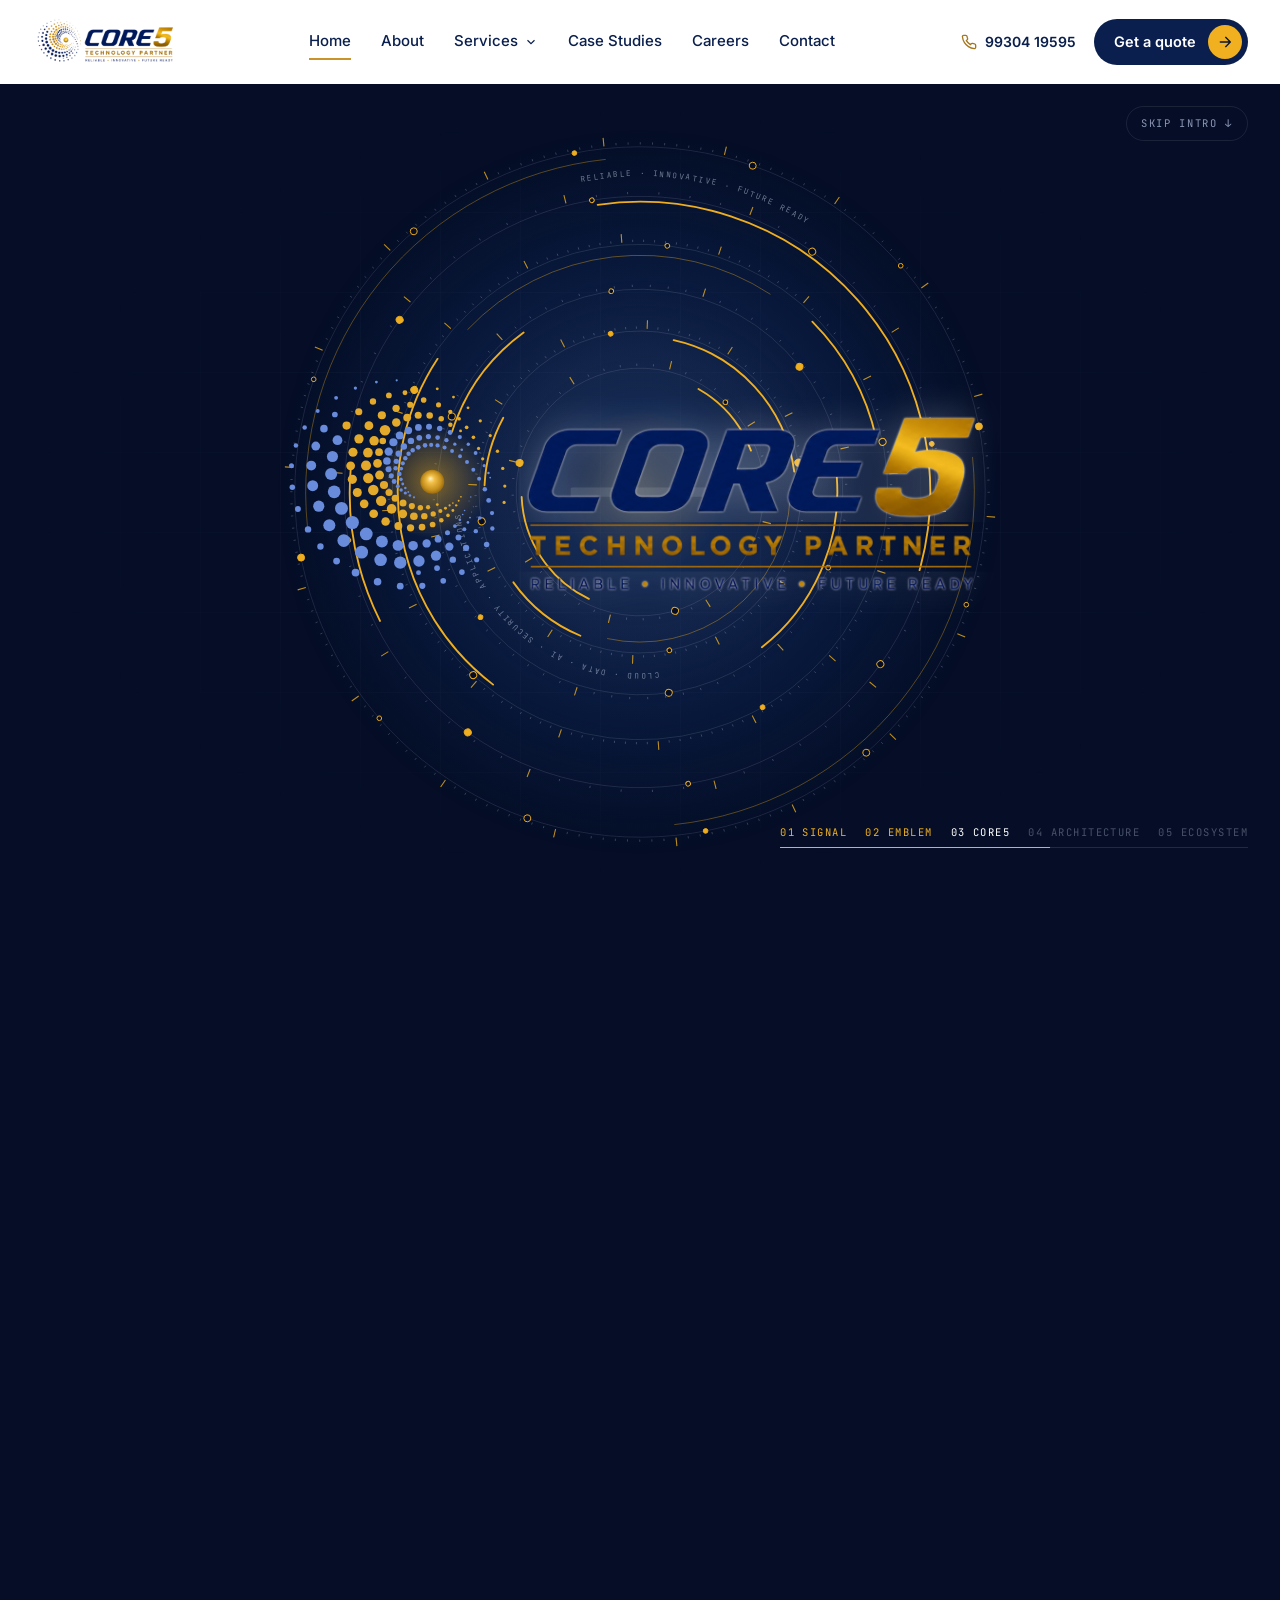
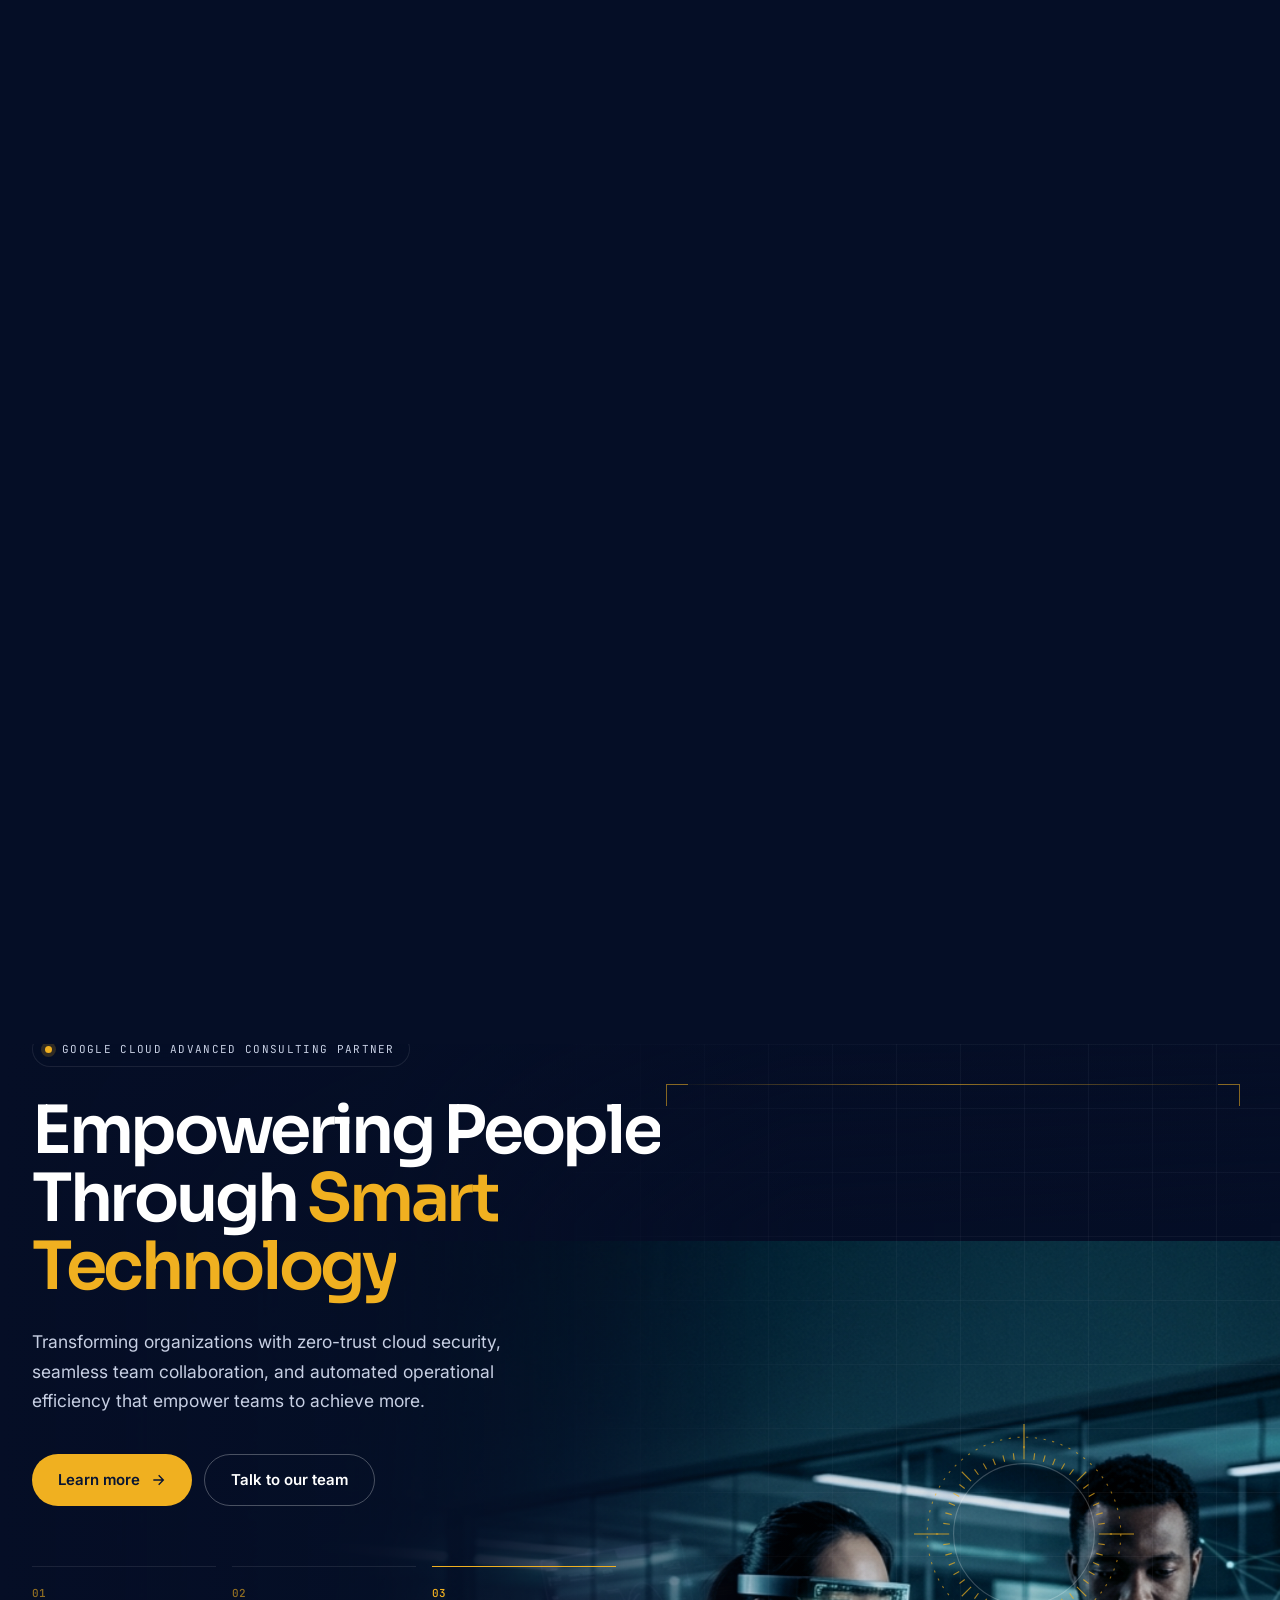
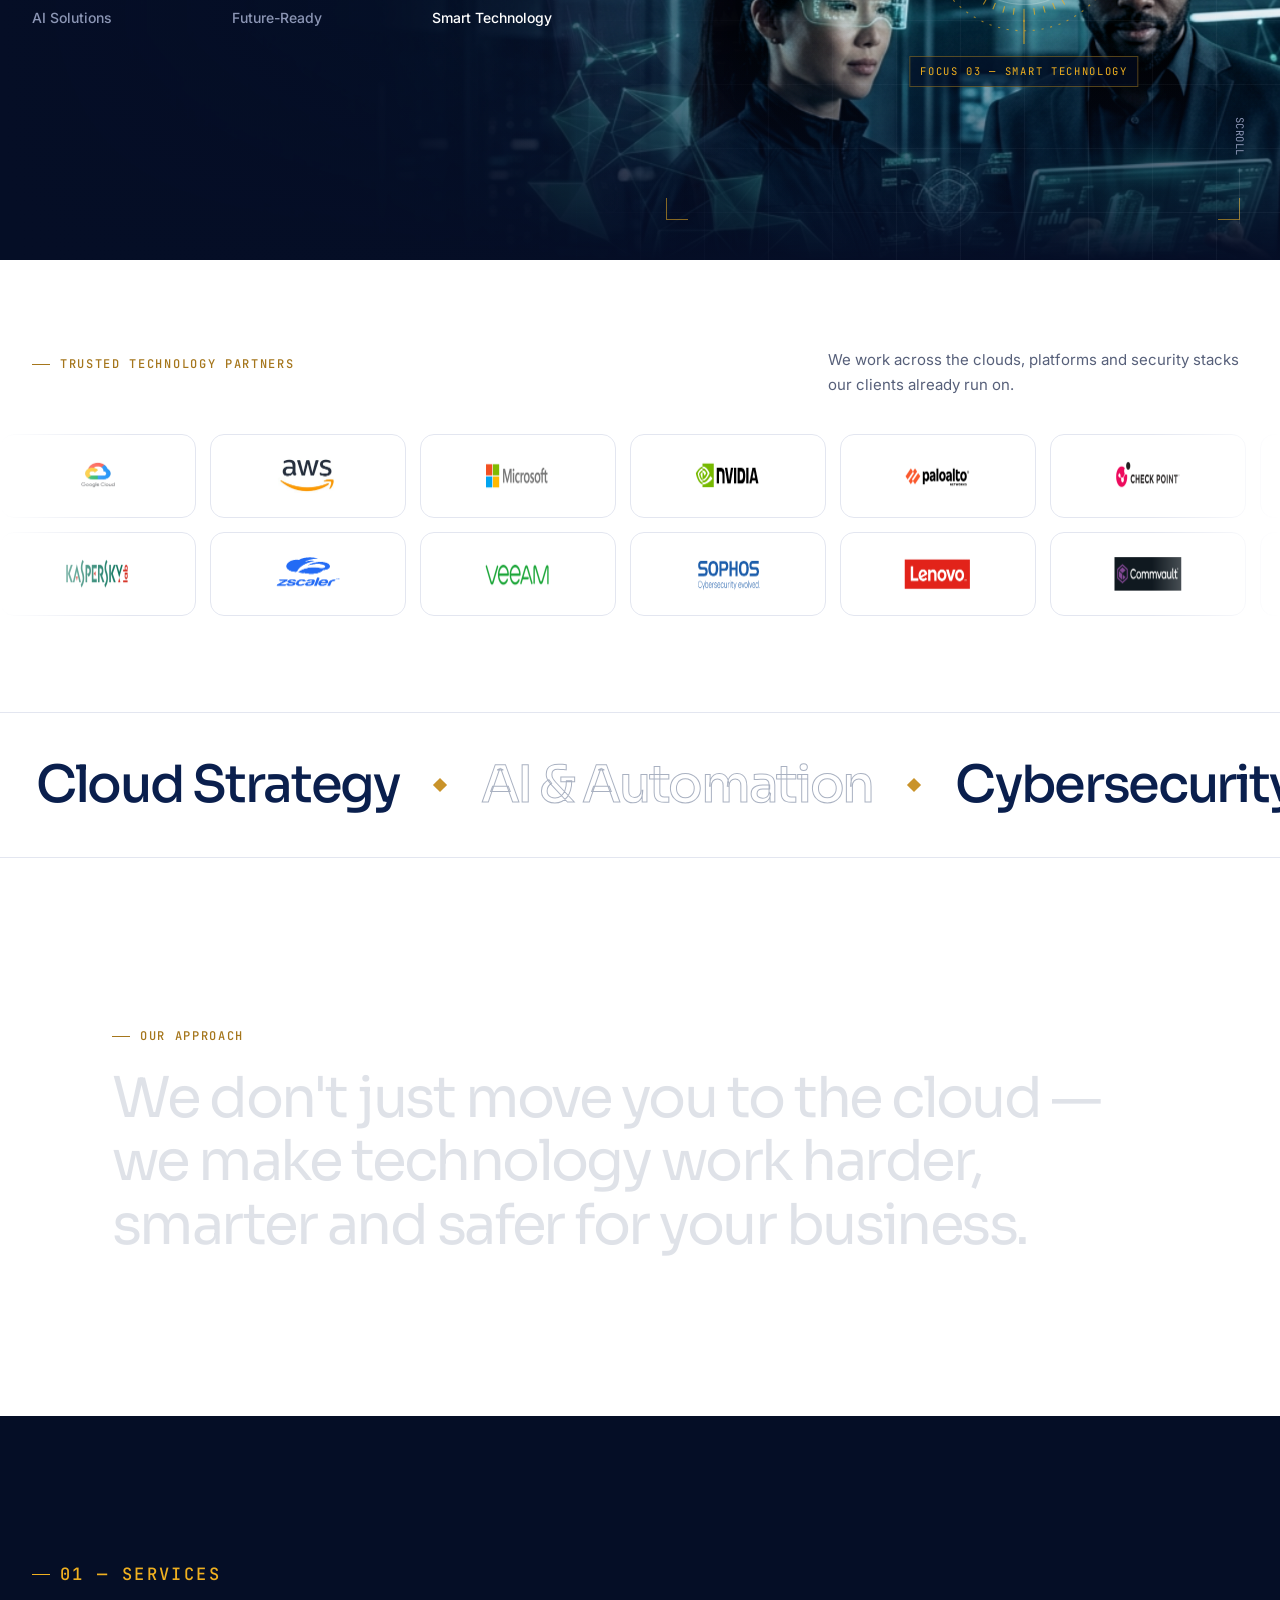
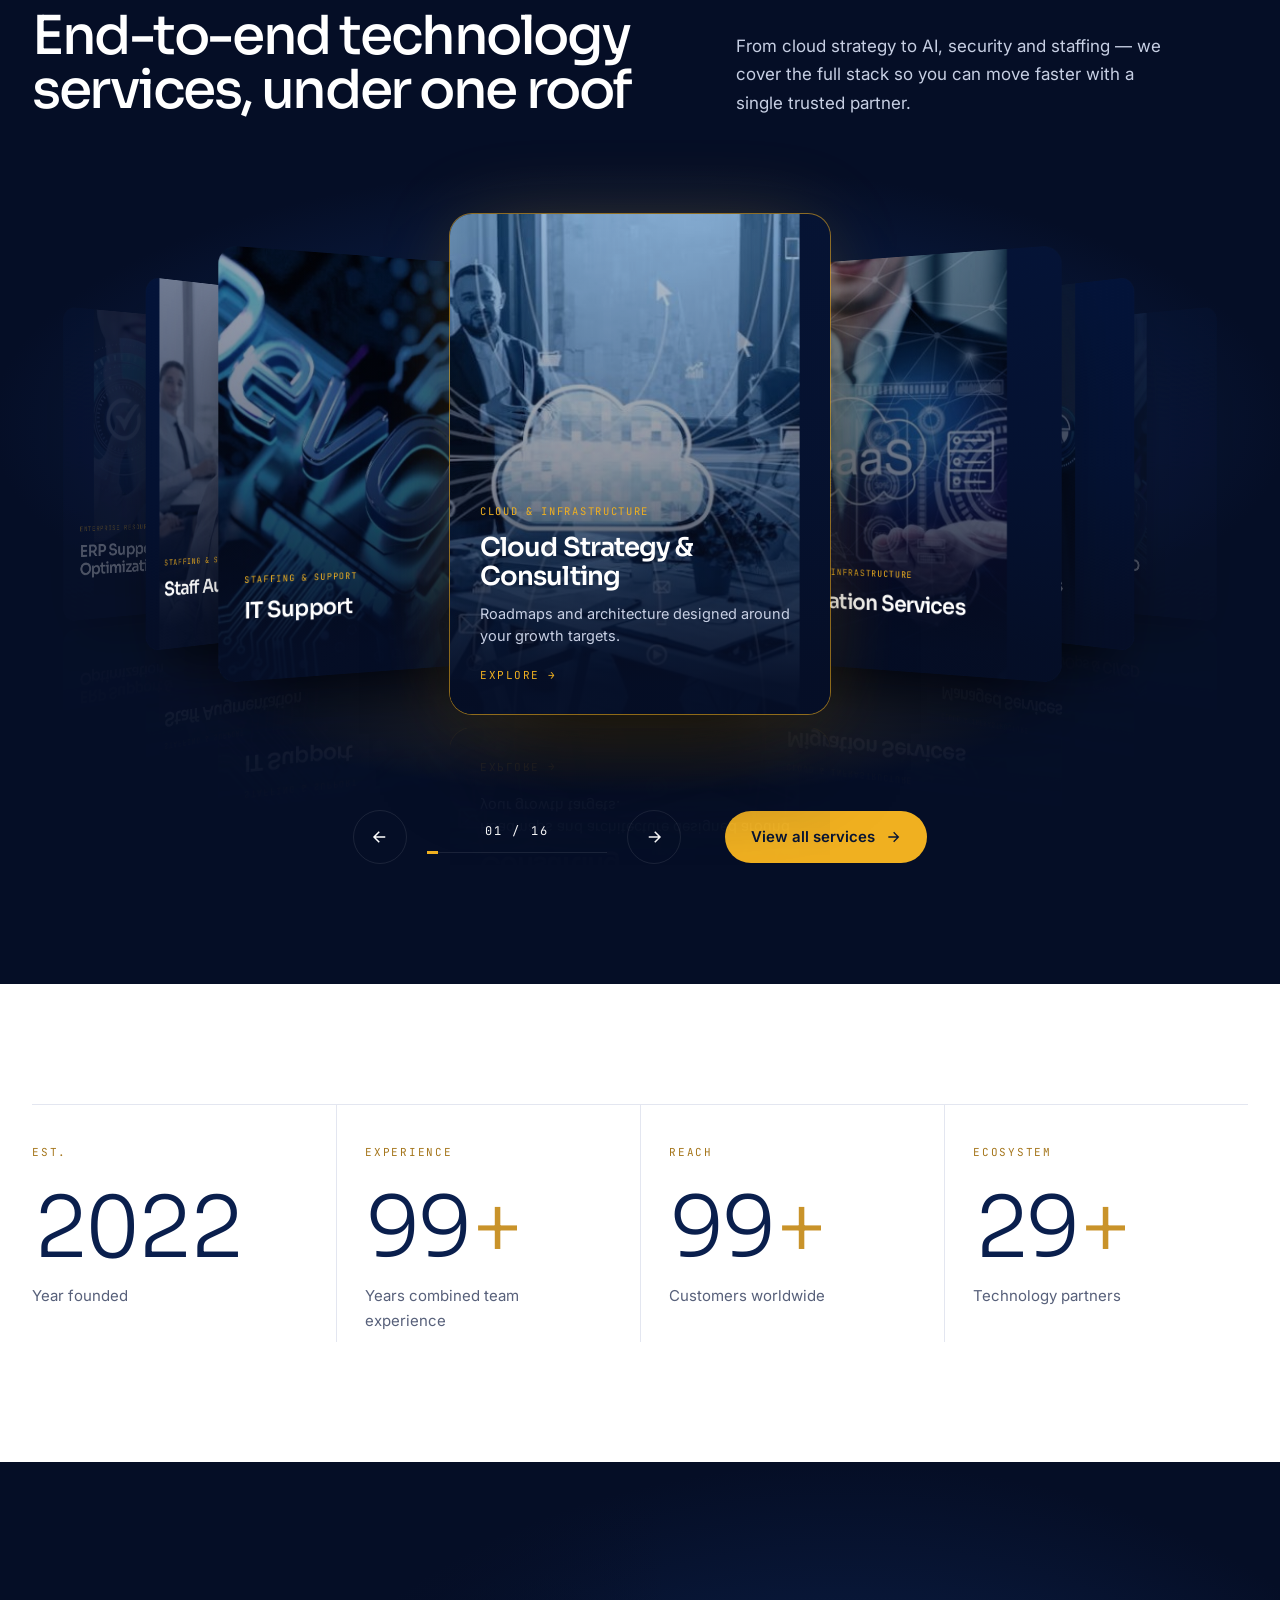
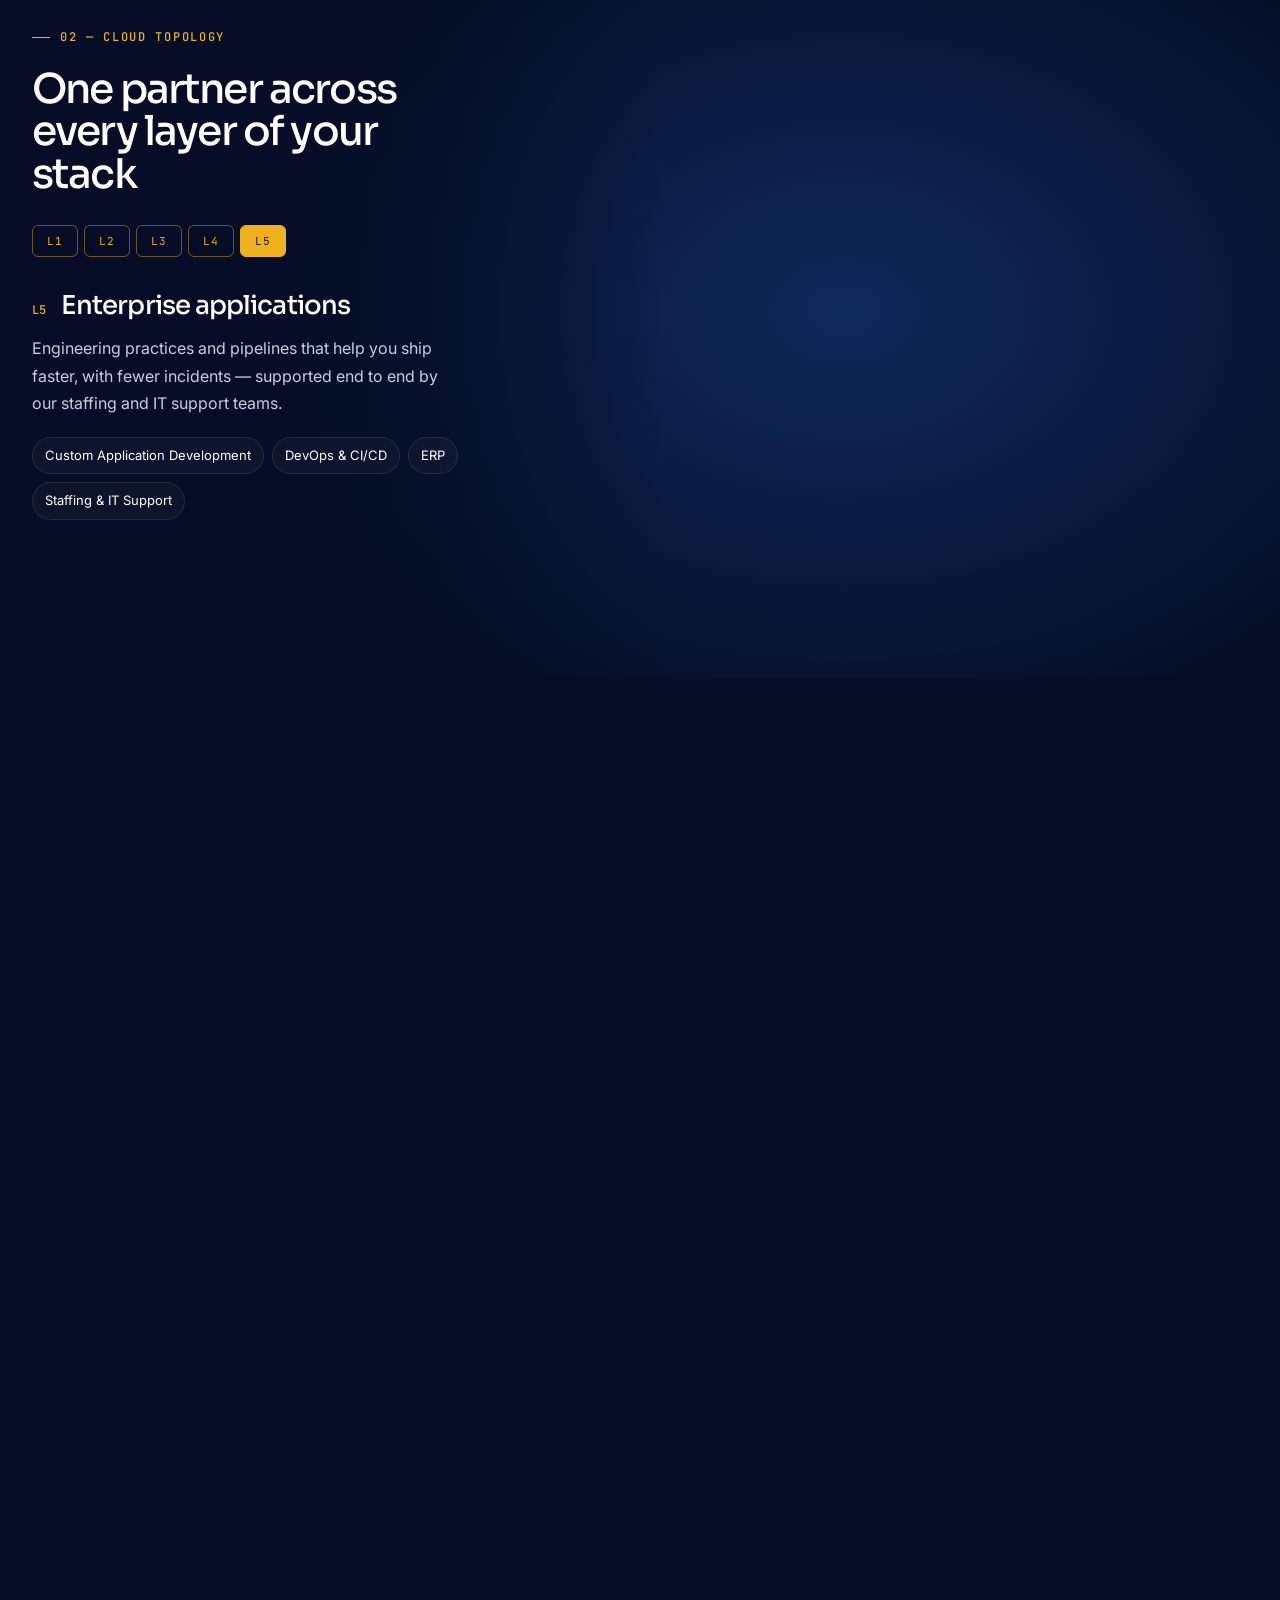
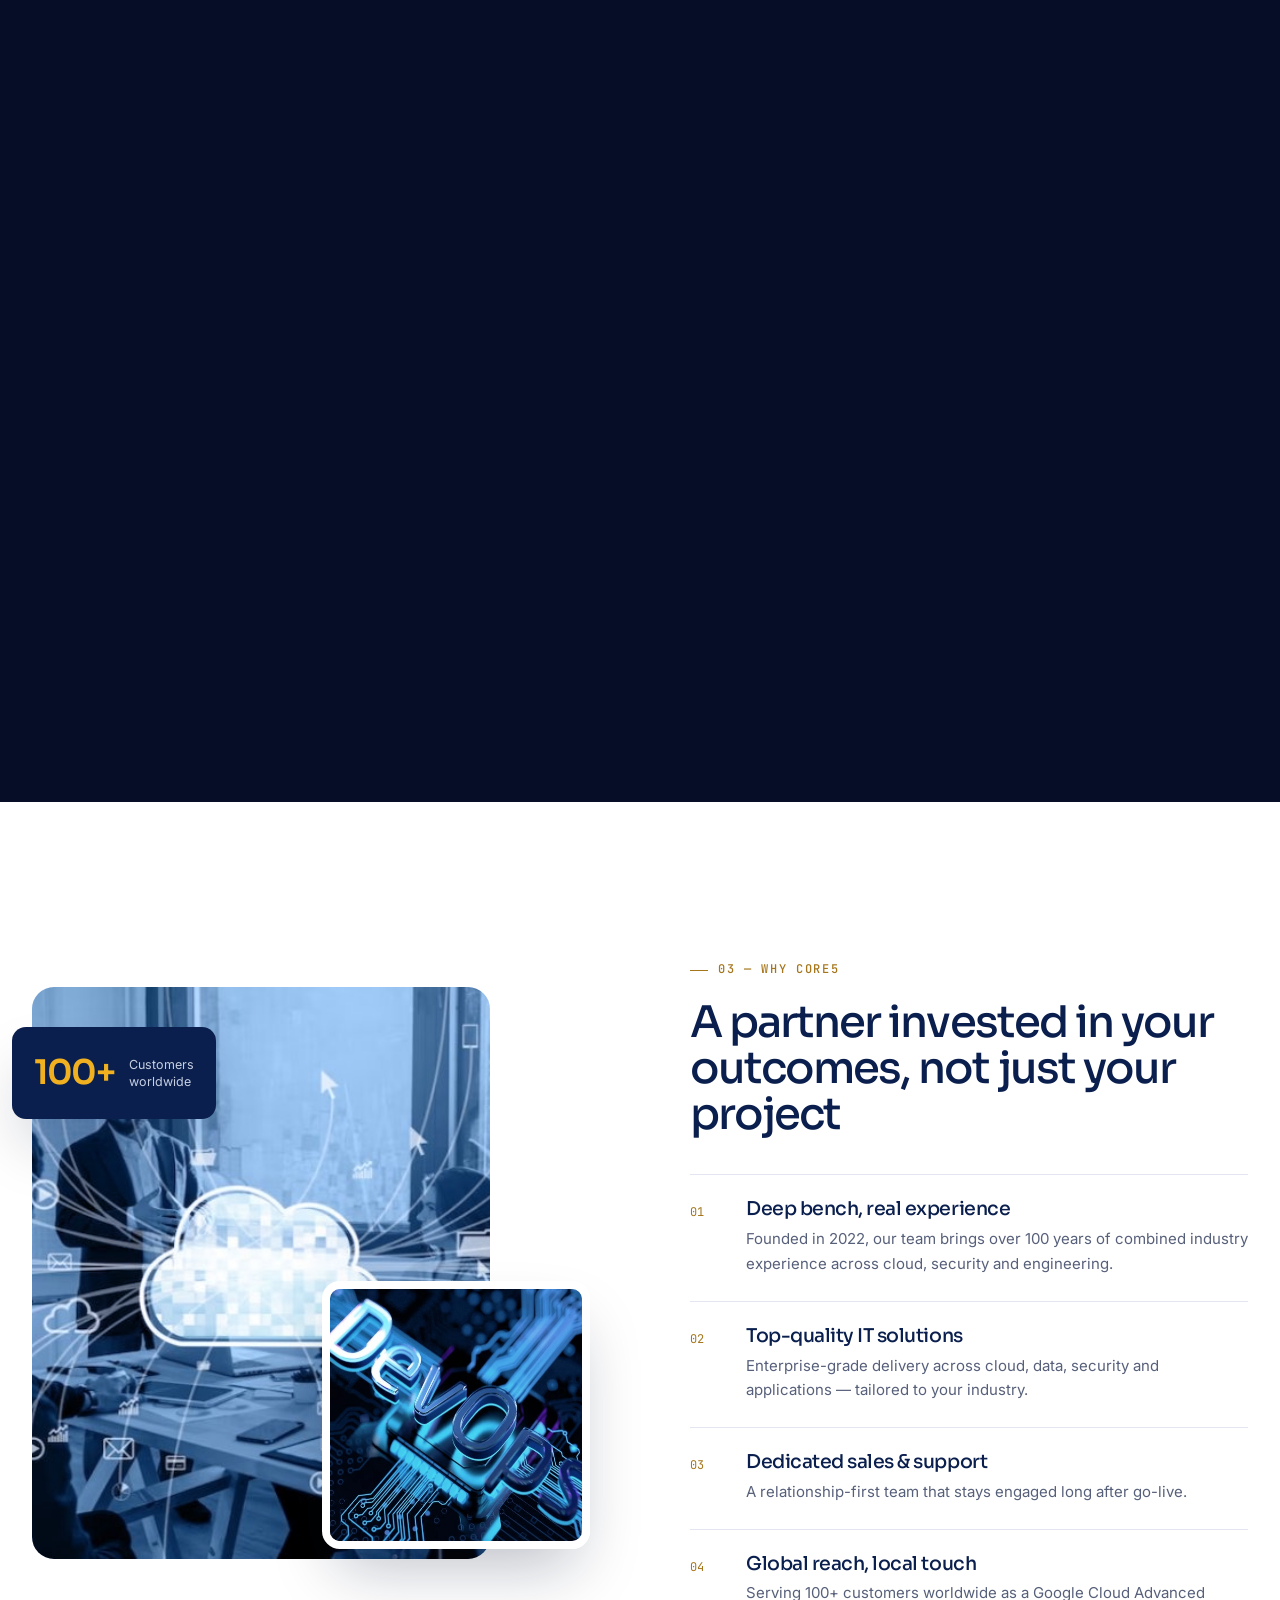
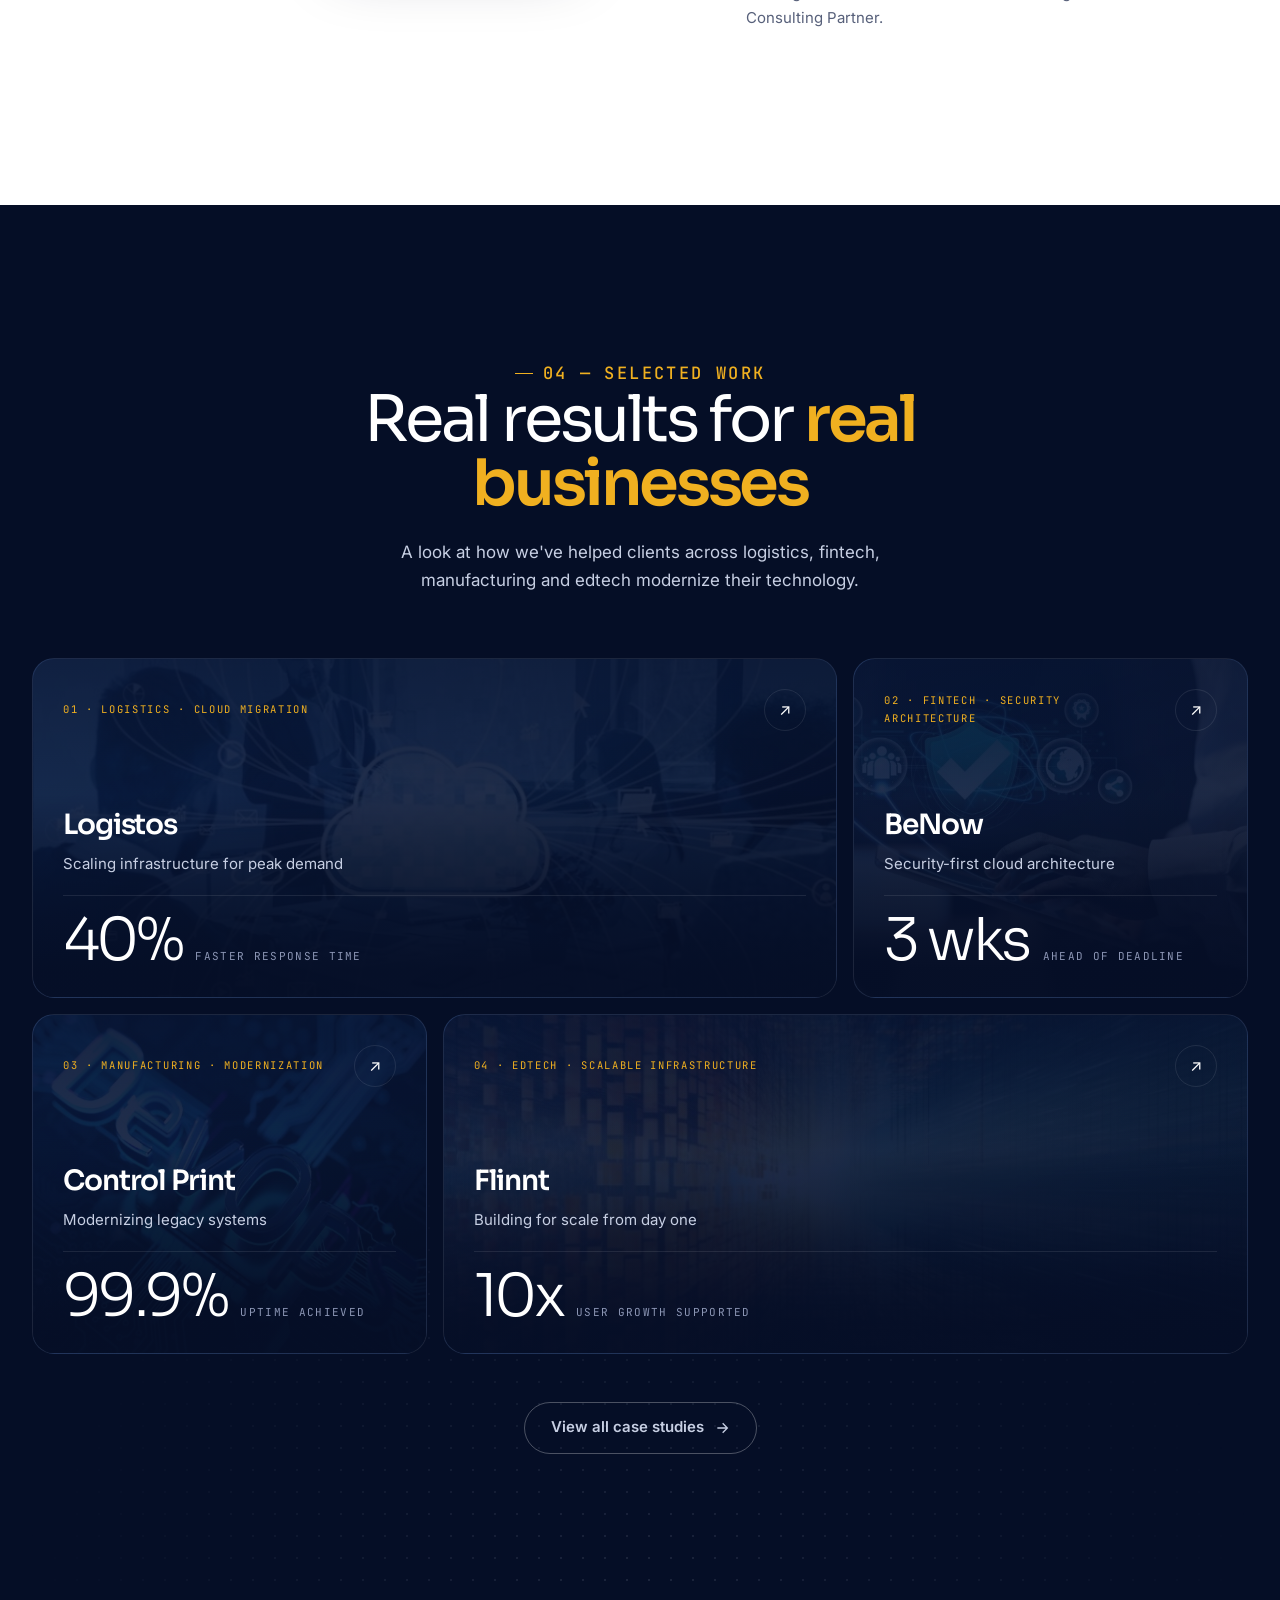
<file: index.html>
<!DOCTYPE html>
<html lang="en">
<head>
<meta charset="UTF-8">
<meta name="viewport" content="width=device-width, initial-scale=1.0">
<title>Core5 Systems &amp; Services | Cloud, AI &amp; IT Consulting</title>
<meta name="description" content="Core5 Systems & Services is a Google Cloud Advanced Consulting Partner delivering cloud strategy, migration, DevOps, AI/ML, security and managed services to accelerate your digital transformation.">
<meta name="theme-color" content="#050e26">
<link rel="icon" href="assets/img/logo.png">
<link rel="preconnect" href="https://fonts.googleapis.com">
<link rel="preconnect" href="https://fonts.gstatic.com" crossorigin>
<link href="https://fonts.googleapis.com/css2?family=Sora:wght@300;400;500;600;700&family=Inter:wght@400;500;600&family=JetBrains+Mono:wght@400;500&display=swap" rel="stylesheet">
<link rel="stylesheet" href="css/style.css">
<link rel="stylesheet" href="css/home.css">
<script>document.documentElement.classList.add('js')</script>
</head>
<body class="home">

<a class="skip-link" href="#main">Skip to content</a>
<div class="scroll-progress" aria-hidden="true"></div>

<header class="site-header">
  <div class="container">
    <a href="index.html" class="brand"><img src="assets/img/logo.png" alt="Core5 Systems &amp; Services" width="1600" height="575"></a>

    <nav aria-label="Primary">
    <ul class="nav-desktop">
      <li><a href="index.html" aria-current="page">Home</a></li>
      <li><a href="about.html">About</a></li>
      <li class="has-dropdown">
        <a href="services.html">Services <svg viewBox="0 0 24 24" fill="none" stroke="currentColor" stroke-width="2"><path d="M6 9l6 6 6-6"/></svg></a>
        <div class="dropdown">
          <div class="dropdown-grid">
            <a href="services.html#cloud"><span class="d-ico" aria-hidden="true"><svg viewBox="0 0 24 24" fill="none" stroke="currentColor" stroke-width="2"><path d="M18 10h-1.26A8 8 0 109 20h9a5 5 0 000-10z"/></svg></span>Cloud &amp; Infrastructure<small>Strategy, migration, managed cloud</small></a>
            <a href="services.html#devops"><span class="d-ico" aria-hidden="true"><svg viewBox="0 0 24 24" fill="none" stroke="currentColor" stroke-width="2"><path d="M16 18l6-6-6-6M8 6l-6 6 6 6"/></svg></span>Development &amp; DevOps<small>Custom software, CI/CD engineering</small></a>
            <a href="services.html#data"><span class="d-ico" aria-hidden="true"><svg viewBox="0 0 24 24" fill="none" stroke="currentColor" stroke-width="2"><path d="M4 19V5M10 19V9M16 19v-7M22 19H2"/></svg></span>Data, Analytics &amp; AI<small>Big data, machine learning, automation</small></a>
            <a href="services.html#security"><span class="d-ico" aria-hidden="true"><svg viewBox="0 0 24 24" fill="none" stroke="currentColor" stroke-width="2"><path d="M12 22s8-4 8-10V5l-8-3-8 3v7c0 6 8 10 8 10z"/></svg></span>Security &amp; Compliance<small>Managed security, risk &amp; audits</small></a>
            <a href="services.html#erp"><span class="d-ico" aria-hidden="true"><svg viewBox="0 0 24 24" fill="none" stroke="currentColor" stroke-width="2"><rect x="3" y="3" width="7" height="7" rx="1.5"/><rect x="14" y="3" width="7" height="7" rx="1.5"/><rect x="3" y="14" width="7" height="7" rx="1.5"/><rect x="14" y="14" width="7" height="7" rx="1.5"/></svg></span>Enterprise Resource Planning<small>Implementation &amp; support</small></a>
            <a href="services.html#staffing"><span class="d-ico" aria-hidden="true"><svg viewBox="0 0 24 24" fill="none" stroke="currentColor" stroke-width="2"><path d="M17 21v-2a4 4 0 00-4-4H5a4 4 0 00-4 4v2M9 11a4 4 0 100-8 4 4 0 000 8zM23 21v-2a4 4 0 00-3-3.87M16 3.13a4 4 0 010 7.75"/></svg></span>Staffing &amp; Support<small>Staff augmentation, IT support</small></a>
          </div>
          <a href="services.html" class="dropdown-foot">View all services <span>6 practices &rarr;</span></a>
        </div>
      </li>
      <li><a href="case-studies.html">Case Studies</a></li>
      <li><a href="careers.html">Careers</a></li>
      <li><a href="contact.html">Contact</a></li>
    </ul>
    </nav>

    <div class="header-actions">
      <a href="tel:+919930419595" class="header-phone"><svg viewBox="0 0 24 24" fill="none" stroke="currentColor" stroke-width="2"><path d="M22 16.92v3a2 2 0 01-2.18 2 19.79 19.79 0 01-8.63-3.07 19.5 19.5 0 01-6-6 19.79 19.79 0 01-3.07-8.67A2 2 0 014.11 2h3a2 2 0 012 1.72c.127.96.362 1.903.7 2.81a2 2 0 01-.45 2.11L8.09 9.91a16 16 0 006 6l1.27-1.27a2 2 0 012.11-.45c.907.338 1.85.573 2.81.7A2 2 0 0122 16.92z"/></svg>99304 19595</a>
      <a href="contact.html" class="header-quote-btn">
        <span>Get a quote</span>
        <span class="btn-arrow-circle" aria-hidden="true"><svg viewBox="0 0 24 24" fill="none" stroke="currentColor" stroke-width="2" stroke-linecap="round" stroke-linejoin="round"><path d="M5 12h14M13 5l7 7-7 7"/></svg></span>
      </a>
      <button class="nav-toggle" aria-label="Open menu" aria-expanded="false" aria-controls="mobileNav"><span></span></button>
    </div>
  </div>
</header>

<div class="mobile-nav" id="mobileNav" aria-label="Menu">
  <button class="mobile-close" aria-label="Close menu"><svg viewBox="0 0 24 24" fill="none" stroke="currentColor" stroke-width="2"><path d="M18 6L6 18M6 6l12 12"/></svg></button>
  <ul>
    <li><a href="index.html" aria-current="page">Home</a></li>
    <li><a href="about.html">About</a></li>
    <li class="has-sub">
      <a href="services.html" aria-expanded="false">Services <svg viewBox="0 0 24 24" fill="none" stroke="currentColor" stroke-width="2"><path d="M6 9l6 6 6-6"/></svg></a>
      <div class="sub">
        <a href="services.html">All services</a>
        <a href="services.html#cloud">Cloud &amp; Infrastructure</a>
        <a href="services.html#devops">Development &amp; DevOps</a>
        <a href="services.html#data">Data, Analytics &amp; AI</a>
        <a href="services.html#security">Security &amp; Compliance</a>
        <a href="services.html#erp">Enterprise Resource Planning</a>
        <a href="services.html#staffing">Staffing &amp; Support</a>
      </div>
    </li>
    <li><a href="case-studies.html">Case Studies</a></li>
    <li><a href="careers.html">Careers</a></li>
    <li><a href="contact.html">Contact</a></li>
  </ul>
  <div class="mobile-nav-foot">
    <a href="contact.html" class="btn btn-gold">Get a quote <svg viewBox="0 0 24 24" fill="none" stroke="currentColor" stroke-width="2" stroke-linecap="round" stroke-linejoin="round"><path d="M5 12h14M13 5l7 7-7 7"/></svg></a>
    <a href="tel:+919930419595">+91 99304 19595</a>
    <a href="mailto:info@core5.co.in">info@core5.co.in</a>
  </div>
</div>

<main id="main">

<!-- ============ 00 · EMERGENCE (scroll-driven intro) ============ -->
<section class="emerge" id="emerge" aria-label="Core5 introduction">
  <div class="emerge-stage" id="emergeStage">
    <div class="emerge-grid" aria-hidden="true"></div>
    <div class="emerge-light" aria-hidden="true"></div>

    <div class="emerge-world" id="emergeWorld" aria-hidden="true">
      <svg class="emerge-mech" id="emergeMech" viewBox="-500 -500 1000 1000">
        <defs>
          <radialGradient id="coreGlow"><stop offset="0" stop-color="#ffe08a"/><stop offset=".45" stop-color="#f0b020"/><stop offset="1" stop-color="#a5761c"/></radialGradient>
          <radialGradient id="coreHalo"><stop offset="0" stop-color="rgba(240,176,32,.45)"/><stop offset="1" stop-color="rgba(240,176,32,0)"/></radialGradient>
        </defs>
        <g id="emergeRings"></g>
        <circle r="70" fill="url(#coreHalo)" id="emergeHalo"/>
      </svg>

      <div class="elayers" id="elayers">
        <div class="elayer" data-k="cloud"></div>
        <div class="elayer" data-k="sec"></div>
        <div class="elayer" data-k="data"></div>
        <div class="elayer" data-k="ai"></div>
        <div class="elayer" data-k="apps"></div>
      </div>
    </div>

    <div class="emerge-labels" id="emergeLabels" aria-hidden="true">
      <span><b>L1</b>Cloud infrastructure</span>
      <span><b>L2</b>Security &amp; governance</span>
      <span><b>L3</b>Data architecture</span>
      <span><b>L4</b>AI / machine learning</span>
      <span><b>L5</b>Enterprise applications</span>
    </div>

    <!-- The logo assembles from cut-outs of the unmodified logo.png; the emblem SVG is rebuilt from its measured dots -->
    <div class="emerge-logo" id="emergeLogo" role="img" aria-label="Core5 — Technology Partner. Reliable, innovative, future ready.">
      <div class="elogo-plate" id="elogoPlate"></div>
      <svg class="elogo-emblem" id="elogoEmblem" viewBox="-310 -310 620 620" aria-hidden="true">
        <defs>
          <radialGradient id="emSphere" cx=".5" cy=".5" fx=".42" fy=".36" r=".55"><stop offset="0" stop-color="#fff3c4"/><stop offset=".28" stop-color="#f2c04a"/><stop offset=".72" stop-color="#c58f1c"/><stop offset="1" stop-color="#8a5f10"/></radialGradient>
          <radialGradient id="emHalo"><stop offset="0" stop-color="rgba(240,176,32,.5)"/><stop offset="1" stop-color="rgba(240,176,32,0)"/></radialGradient>
        </defs>
        <circle r="120" fill="url(#emHalo)" id="emHalo"/>
        <g id="emDots"></g>
        <circle r="25.25" fill="url(#emSphere)" id="emCore"/>
      </svg>
      <div class="elogo-part ep-emblem"><img src="assets/img/logo.png" alt="" width="1600" height="575"></div>
      <div class="elogo-part ep-word"><img src="assets/img/logo.png" alt="" width="1600" height="575"></div>
      <div class="elogo-part ep-tag"><img src="assets/img/logo.png" alt="" width="1600" height="575"></div>
      <div class="elogo-part ep-line"><img src="assets/img/logo.png" alt="" width="1600" height="575"></div>
    </div>

    <p class="emerge-cue mono" id="emergeCue" aria-hidden="true"><i></i>Scroll to begin</p>

    <div class="emerge-final" id="emergeFinal">
      <p class="emerge-kicker mono">Core5 Systems &amp; Services</p>
      <p class="emerge-head">Engineering the next era of <em>enterprise technology.</em></p>
    </div>

    <ol class="emerge-hud mono" id="emergeHud" aria-hidden="true">
      <li>01 Signal</li><li>02 Emblem</li><li>03 Core5</li><li>04 Architecture</li><li>05 Ecosystem</li>
      <i class="emerge-hud-bar"><b id="emergeBar"></b></i>
    </ol>

    <a href="#hero" class="emerge-skip mono">Skip intro &darr;</a>
  </div>
</section>

<!-- ============ 01 · HERO (original three slides) ============ -->
<section class="hero" id="hero" aria-label="Introduction">
  <div class="hero-media" id="heroMedia" aria-hidden="true">
    <figure class="hero-shot is-active" style="--fx:79%;--fy:28%"><img src="assets/img/hero/hero-slide-1.jpg" alt=""></figure>
    <figure class="hero-shot" style="--fx:78%;--fy:34%"><img src="assets/img/hero/hero-slide-2.jpg" alt="" loading="lazy"></figure>
    <figure class="hero-shot" style="--fx:80%;--fy:60%"><img src="assets/img/hero/hero-slide-3.jpg" alt="" loading="lazy"></figure>
  </div>
  <div class="hero-shade" aria-hidden="true"></div>

  <div class="hero-hud" id="heroHud" aria-hidden="true">
    <div class="hud-reticle" id="hudReticle">
      <svg viewBox="-100 -100 200 200"><circle r="88" class="r1"/><circle r="64" class="r2"/><g class="ticks"></g><path d="M-100 0h22M78 0h22M0 -100v22M0 78v22" class="cross"/></svg>
      <span class="hud-tag mono" id="hudTag">FOCUS 01 — AI SOLUTIONS</span>
    </div>
    <span class="hud-corner tl"></span><span class="hud-corner tr"></span><span class="hud-corner bl"></span><span class="hud-corner br"></span>
    <span class="hud-scan"></span>
  </div>

  <div class="container hero-inner">
    <div class="hero-copy" id="heroCopy">
      <p class="hero-kicker"><span class="hero-kicker-dot"></span>Google Cloud Advanced Consulting Partner</p>

      <div class="hero-msgs">
        <div class="hero-msg is-active" id="heroMsg0" role="tabpanel" aria-labelledby="heroTab0">
          <h1 class="hero-title" data-split>Scalable <em>AI Solutions</em> Built For Faster Innovation</h1>
          <p class="hero-text">Empower your enterprise with certified cloud architecture, automated AI/ML pipelines, and intelligent data systems engineered for rapid scale.</p>
          <div class="hero-ctas">
            <a href="services.html#data" class="btn btn-gold btn-magnetic" aria-label="Learn more about Scalable AI Solutions">Learn more <svg viewBox="0 0 24 24" fill="none" stroke="currentColor" stroke-width="2"><path d="M5 12h14M13 5l7 7-7 7"/></svg></a>
            <a href="contact.html" class="btn btn-outline">Talk to our team</a>
          </div>
        </div>
        <div class="hero-msg" id="heroMsg1" role="tabpanel" aria-labelledby="heroTab1" aria-hidden="true">
          <h2 class="hero-title" data-split>Customer-Centric &amp; <em>Future-Ready</em> Solutions</h2>
          <p class="hero-text">Next-generation immersive interfaces and cloud-native software engineered to grow with your business, ensuring sustained competitive advantage.</p>
          <div class="hero-ctas">
            <a href="services.html#cloud" class="btn btn-gold btn-magnetic" aria-label="Learn more about Future-Ready Solutions" tabindex="-1">Learn more <svg viewBox="0 0 24 24" fill="none" stroke="currentColor" stroke-width="2"><path d="M5 12h14M13 5l7 7-7 7"/></svg></a>
            <a href="contact.html" class="btn btn-outline" tabindex="-1">Talk to our team</a>
          </div>
        </div>
        <div class="hero-msg" id="heroMsg2" role="tabpanel" aria-labelledby="heroTab2" aria-hidden="true">
          <h2 class="hero-title" data-split>Empowering People Through <em>Smart Technology</em></h2>
          <p class="hero-text">Transforming organizations with zero-trust cloud security, seamless team collaboration, and automated operational efficiency that empower teams to achieve more.</p>
          <div class="hero-ctas">
            <a href="services.html#security" class="btn btn-gold btn-magnetic" aria-label="Learn more about Smart Technology Solutions" tabindex="-1">Learn more <svg viewBox="0 0 24 24" fill="none" stroke="currentColor" stroke-width="2"><path d="M5 12h14M13 5l7 7-7 7"/></svg></a>
            <a href="contact.html" class="btn btn-outline" tabindex="-1">Talk to our team</a>
          </div>
        </div>
      </div>

      <div class="hero-tabs" role="tablist" aria-label="Core5 focus areas">
        <button type="button" class="hero-tab is-active" role="tab" id="heroTab0" aria-selected="true" aria-controls="heroMsg0"><span class="mono">01</span>AI Solutions<i class="hero-tab-bar"></i></button>
        <button type="button" class="hero-tab" role="tab" id="heroTab1" aria-selected="false" aria-controls="heroMsg1" tabindex="-1"><span class="mono">02</span>Future-Ready<i class="hero-tab-bar"></i></button>
        <button type="button" class="hero-tab" role="tab" id="heroTab2" aria-selected="false" aria-controls="heroMsg2" tabindex="-1"><span class="mono">03</span>Smart Technology<i class="hero-tab-bar"></i></button>
      </div>
    </div>
  </div>

  <a href="#partners" class="hero-scroll" aria-label="Scroll to content"><span class="mono">Scroll</span><i></i></a>
</section>

<!-- ============ PARTNERS ============ -->
<section class="partners" id="partners" aria-labelledby="partnersTitle">
  <div class="container partners-head">
    <p class="eyebrow" id="partnersTitle">Trusted Technology Partners</p>
    <p class="partners-note">We work across the clouds, platforms and security stacks our clients already run on.</p>
  </div>
  <div class="marquee-dual">
    <div class="marquee-row marquee-row-left">
      <div class="marquee-track">
        <div class="partner-card"><img src="assets/img/partners/Google.png" alt="Google Cloud" loading="lazy"></div>
        <div class="partner-card"><img src="assets/img/partners/aws.jpg" alt="AWS" loading="lazy"></div>
        <div class="partner-card"><img src="assets/img/partners/Microsoft.png" alt="Microsoft" loading="lazy"></div>
        <div class="partner-card"><img src="assets/img/partners/Nvidia.png" alt="Nvidia" loading="lazy"></div>
        <div class="partner-card"><img src="assets/img/partners/Paloalto.png" alt="Palo Alto Networks" loading="lazy"></div>
        <div class="partner-card"><img src="assets/img/partners/Check-Point.png" alt="Check Point" loading="lazy"></div>
        <div class="partner-card"><img src="assets/img/partners/SentinelOne.png" alt="SentinelOne" loading="lazy"></div>
        <div class="partner-card"><img src="assets/img/partners/SonicWall.png" alt="SonicWall" loading="lazy"></div>
        <!-- duplicate set for a seamless loop -->
        <div class="partner-card" aria-hidden="true"><img src="assets/img/partners/Google.png" alt="" loading="lazy"></div>
        <div class="partner-card" aria-hidden="true"><img src="assets/img/partners/aws.jpg" alt="" loading="lazy"></div>
        <div class="partner-card" aria-hidden="true"><img src="assets/img/partners/Microsoft.png" alt="" loading="lazy"></div>
        <div class="partner-card" aria-hidden="true"><img src="assets/img/partners/Nvidia.png" alt="" loading="lazy"></div>
        <div class="partner-card" aria-hidden="true"><img src="assets/img/partners/Paloalto.png" alt="" loading="lazy"></div>
        <div class="partner-card" aria-hidden="true"><img src="assets/img/partners/Check-Point.png" alt="" loading="lazy"></div>
        <div class="partner-card" aria-hidden="true"><img src="assets/img/partners/SentinelOne.png" alt="" loading="lazy"></div>
        <div class="partner-card" aria-hidden="true"><img src="assets/img/partners/SonicWall.png" alt="" loading="lazy"></div>
      </div>
    </div>
    <div class="marquee-row marquee-row-right">
      <div class="marquee-track">
        <div class="partner-card"><img src="assets/img/partners/Kaspersky.png" alt="Kaspersky" loading="lazy"></div>
        <div class="partner-card"><img src="assets/img/partners/Zscaler.png" alt="Zscaler" loading="lazy"></div>
        <div class="partner-card"><img src="assets/img/partners/Veeam.png" alt="Veeam" loading="lazy"></div>
        <div class="partner-card"><img src="assets/img/partners/Sophos.png" alt="Sophos" loading="lazy"></div>
        <div class="partner-card"><img src="assets/img/partners/Lenovo.png" alt="Lenovo" loading="lazy"></div>
        <div class="partner-card"><img src="assets/img/partners/Commvault.png" alt="Commvault" loading="lazy"></div>
        <div class="partner-card"><img src="assets/img/partners/Rapid7.png" alt="Rapid7" loading="lazy"></div>
        <div class="partner-card"><img src="assets/img/partners/Trend-Micro.png" alt="Trend Micro" loading="lazy"></div>
        <!-- duplicate set for a seamless loop -->
        <div class="partner-card" aria-hidden="true"><img src="assets/img/partners/Kaspersky.png" alt="" loading="lazy"></div>
        <div class="partner-card" aria-hidden="true"><img src="assets/img/partners/Zscaler.png" alt="" loading="lazy"></div>
        <div class="partner-card" aria-hidden="true"><img src="assets/img/partners/Veeam.png" alt="" loading="lazy"></div>
        <div class="partner-card" aria-hidden="true"><img src="assets/img/partners/Sophos.png" alt="" loading="lazy"></div>
        <div class="partner-card" aria-hidden="true"><img src="assets/img/partners/Lenovo.png" alt="" loading="lazy"></div>
        <div class="partner-card" aria-hidden="true"><img src="assets/img/partners/Commvault.png" alt="" loading="lazy"></div>
        <div class="partner-card" aria-hidden="true"><img src="assets/img/partners/Rapid7.png" alt="" loading="lazy"></div>
        <div class="partner-card" aria-hidden="true"><img src="assets/img/partners/Trend-Micro.png" alt="" loading="lazy"></div>
      </div>
    </div>
  </div>
</section>

<!-- ============ CAPABILITIES STRIP ============ -->
<section class="caps" aria-label="Capabilities">
  <div class="caps-track">
    <ul class="caps-list">
      <li>Cloud Strategy</li><li>AI &amp; Automation</li><li>Cybersecurity</li><li>DevOps &amp; CI/CD</li><li>Data Engineering</li><li>Managed Services</li><li>ERP Solutions</li>
    </ul>
    <ul class="caps-list" aria-hidden="true">
      <li>Cloud Strategy</li><li>AI &amp; Automation</li><li>Cybersecurity</li><li>DevOps &amp; CI/CD</li><li>Data Engineering</li><li>Managed Services</li><li>ERP Solutions</li>
    </ul>
  </div>
</section>

<!-- ============ MANIFESTO ============ -->
<section class="manifesto" aria-label="Our approach">
  <div class="container">
    <p class="eyebrow">Our approach</p>
    <p class="manifesto-text" data-words>
      We don't just move you to the cloud — we make technology work
      <span class="hl">harder</span>, <span class="hl">smarter</span> and
      <span class="hl">safer</span> for your business.
    </p>
  </div>
</section>

<!-- ============ 02 · SERVICES — 3D perspective carousel ============ -->
<section class="orbit-section on-dark" id="services" aria-labelledby="servicesTitle">
  <div class="container">
    <div class="sb-head">
      <div class="reveal">
        <p class="eyebrow">01 — Services</p>
        <h2 id="servicesTitle">End-to-end technology services, under one roof</h2>
      </div>
      <div class="reveal">
        <p>From cloud strategy to AI, security and staffing — we cover the full stack so you can move faster with a single trusted partner.</p>
      </div>
    </div>
  </div>

  <div class="orbit" id="orbit" aria-roledescription="carousel" aria-label="Core5 services">
    <div class="orbit-track" id="orbitTrack">
      <a class="ocard" href="services.html#cloud"><img src="assets/img/services/cloud-strategy.jpg" alt="" loading="lazy"><span class="ocard-body"><span class="ocard-tag mono">Cloud &amp; Infrastructure</span><span class="ocard-title">Cloud Strategy &amp; Consulting</span><span class="ocard-desc">Roadmaps and architecture designed around your growth targets.</span></span></a>
      <a class="ocard" href="services.html#cloud"><img src="assets/img/services/migration.jpg" alt="" loading="lazy"><span class="ocard-body"><span class="ocard-tag mono">Cloud &amp; Infrastructure</span><span class="ocard-title">Migration Services</span><span class="ocard-desc">Zero-downtime, cost-optimized moves to the cloud.</span></span></a>
      <a class="ocard" href="services.html#cloud"><img src="assets/img/services/managed-services.jpg" alt="" loading="lazy"><span class="ocard-body"><span class="ocard-tag mono">Cloud &amp; Infrastructure</span><span class="ocard-title">Managed Services</span><span class="ocard-desc">24/7 monitoring, support and optimization.</span></span></a>
      <a class="ocard" href="services.html#devops"><img src="assets/img/services/devops.jpg" alt="" loading="lazy"><span class="ocard-body"><span class="ocard-tag mono">Development &amp; DevOps</span><span class="ocard-title">DevOps &amp; CI/CD</span><span class="ocard-desc">Automated pipelines that ship reliably, every time.</span></span></a>
      <a class="ocard" href="services.html#devops"><img src="assets/img/services/app-development.jpg" alt="" loading="lazy"><span class="ocard-body"><span class="ocard-tag mono">Development &amp; DevOps</span><span class="ocard-title">Custom Application Development</span><span class="ocard-desc">Custom software engineered for scale.</span></span></a>
      <a class="ocard" href="services.html#devops"><img src="assets/img/services/devops.jpg" alt="" loading="lazy"><span class="ocard-body"><span class="ocard-tag mono">Development &amp; DevOps</span><span class="ocard-title">Agile Delivery</span><span class="ocard-desc">Sprint-based delivery with predictable releases.</span></span></a>
      <a class="ocard" href="services.html#data"><img src="assets/img/services/big-data.jpg" alt="" loading="lazy"><span class="ocard-body"><span class="ocard-tag mono">Data, Analytics &amp; AI</span><span class="ocard-title">Big Data &amp; Analytics</span><span class="ocard-desc">Turn raw data into decisions with modern pipelines.</span></span></a>
      <a class="ocard" href="services.html#data"><img src="assets/img/services/ai-ml.jpg" alt="" loading="lazy"><span class="ocard-body"><span class="ocard-tag mono">Data, Analytics &amp; AI</span><span class="ocard-title">AI &amp; Machine Learning</span><span class="ocard-desc">Applied AI that automates and predicts.</span></span></a>
      <a class="ocard" href="services.html#data"><img src="assets/img/services/iot.jpg" alt="" loading="lazy"><span class="ocard-body"><span class="ocard-tag mono">Data, Analytics &amp; AI</span><span class="ocard-title">Internet of Things</span><span class="ocard-desc">Connected device pipelines from edge to cloud.</span></span></a>
      <a class="ocard" href="services.html#security"><img src="assets/img/services/security.jpg" alt="" loading="lazy"><span class="ocard-body"><span class="ocard-tag mono">Security &amp; Compliance</span><span class="ocard-title">Managed Security</span><span class="ocard-desc">24/7 threat monitoring and incident response.</span></span></a>
      <a class="ocard" href="services.html#security"><img src="assets/img/services/big-data.jpg" alt="" loading="lazy"><span class="ocard-body"><span class="ocard-tag mono">Security &amp; Compliance</span><span class="ocard-title">Compliance &amp; Risk</span><span class="ocard-desc">Audit readiness for evolving regulations.</span></span></a>
      <a class="ocard" href="services.html#security"><img src="assets/img/services/security.jpg" alt="" loading="lazy"><span class="ocard-body"><span class="ocard-tag mono">Security &amp; Compliance</span><span class="ocard-title">Identity &amp; Access Mgmt</span><span class="ocard-desc">Zero-trust access controls and governance.</span></span></a>
      <a class="ocard" href="services.html#erp"><img src="assets/img/services/erp.jpg" alt="" loading="lazy"><span class="ocard-body"><span class="ocard-tag mono">Enterprise Resource Planning</span><span class="ocard-title">ERP Implementation</span><span class="ocard-desc">Requirements-to-rollout tailored delivery.</span></span></a>
      <a class="ocard" href="services.html#erp"><img src="assets/img/services/managed-services.jpg" alt="" loading="lazy"><span class="ocard-body"><span class="ocard-tag mono">Enterprise Resource Planning</span><span class="ocard-title">ERP Support &amp; Optimization</span><span class="ocard-desc">Ongoing tuning, upgrades and user support.</span></span></a>
      <a class="ocard" href="services.html#staffing"><img src="assets/img/services/staffing.jpg" alt="" loading="lazy"><span class="ocard-body"><span class="ocard-tag mono">Staffing &amp; Support</span><span class="ocard-title">Staff Augmentation</span><span class="ocard-desc">Scale your team on demand with vetted specialists.</span></span></a>
      <a class="ocard" href="services.html#staffing"><img src="assets/img/services/devops.jpg" alt="" loading="lazy"><span class="ocard-body"><span class="ocard-tag mono">Staffing &amp; Support</span><span class="ocard-title">IT Support</span><span class="ocard-desc">Responsive helpdesk, around the clock.</span></span></a>
    </div>
  </div>

  <div class="container orbit-ui">
    <button type="button" class="orbit-btn" id="orbitPrev" aria-label="Previous service"><svg viewBox="0 0 24 24" fill="none" stroke="currentColor" stroke-width="2"><path d="M19 12H5M11 5l-7 7 7 7"/></svg></button>
    <div class="orbit-meter">
      <span class="mono" id="orbitCount" aria-live="polite">01 / 16</span>
      <i class="orbit-rail"><b id="orbitFill"></b></i>
    </div>
    <button type="button" class="orbit-btn" id="orbitNext" aria-label="Next service"><svg viewBox="0 0 24 24" fill="none" stroke="currentColor" stroke-width="2"><path d="M5 12h14M13 5l7 7-7 7"/></svg></button>
    <a href="services.html" class="btn btn-gold orbit-all">View all services <svg viewBox="0 0 24 24" fill="none" stroke="currentColor" stroke-width="2"><path d="M5 12h14M13 5l7 7-7 7"/></svg></a>
  </div>
</section>

<!-- ============ STATS ============ -->
<section class="stats" aria-label="Core5 in numbers">
  <div class="container">
    <div class="stats-grid">
      <div class="stat reveal"><span class="stat-k">Est.</span><div class="num">2022</div><div class="lbl">Year founded</div></div>
      <div class="stat reveal"><span class="stat-k">Experience</span><div class="num"><span data-count="100">0</span><i>+</i></div><div class="lbl">Years combined team experience</div></div>
      <div class="stat reveal"><span class="stat-k">Reach</span><div class="num"><span data-count="100">0</span><i>+</i></div><div class="lbl">Customers worldwide</div></div>
      <div class="stat reveal"><span class="stat-k">Ecosystem</span><div class="num"><span data-count="30">0</span><i>+</i></div><div class="lbl">Technology partners</div></div>
    </div>
  </div>
</section>

<!-- ============ 03 · CLOUD TOPOLOGY EXPLORER (scroll-driven) ============ -->
<section class="topo on-dark" id="topology" aria-labelledby="topoTitle">
  <div class="topo-stage">
    <canvas class="topo-canvas" id="topoCanvas" aria-hidden="true"></canvas>
    <div class="container topo-inner">
      <div class="topo-copy">
        <p class="eyebrow">02 — Cloud topology</p>
        <h2 id="topoTitle">One partner across every layer of your stack</h2>
        <ol class="topo-index mono" id="topoIndex">
          <li><button type="button" data-i="0">L1</button></li>
          <li><button type="button" data-i="1">L2</button></li>
          <li><button type="button" data-i="2">L3</button></li>
          <li><button type="button" data-i="3">L4</button></li>
          <li><button type="button" data-i="4">L5</button></li>
        </ol>
        <div class="topo-chapters" id="topoChapters">
          <article class="topo-ch is-active">
            <h3><span class="mono">L1</span>Cloud infrastructure</h3>
            <p>Architecture and operations built on Google Cloud, AWS and Microsoft Azure — designed for growth, security and performance.</p>
            <ul><li>Cloud Strategy &amp; Consulting</li><li>Migration Services</li><li>Managed Services</li></ul>
          </article>
          <article class="topo-ch">
            <h3><span class="mono">L2</span>Security &amp; governance</h3>
            <p>Partnering with Kaspersky, Zscaler, Sophos, Palo Alto Networks and more to keep you secure and compliant.</p>
            <ul><li>Managed Security</li><li>Compliance &amp; Risk</li><li>Identity &amp; Access Management</li></ul>
          </article>
          <article class="topo-ch">
            <h3><span class="mono">L3</span>Data architecture</h3>
            <p>Modern data pipelines, warehousing and BI dashboards — with connected device pipelines from edge ingestion to cloud analytics.</p>
            <ul><li>Big Data &amp; Analytics</li><li>Internet of Things</li></ul>
          </article>
          <article class="topo-ch">
            <h3><span class="mono">L4</span>AI &amp; machine learning</h3>
            <p>Applied ML models and intelligent automation tailored to your workflows.</p>
            <ul><li>AI &amp; Machine Learning</li><li>Intelligent automation</li></ul>
          </article>
          <article class="topo-ch">
            <h3><span class="mono">L5</span>Enterprise applications</h3>
            <p>Engineering practices and pipelines that help you ship faster, with fewer incidents — supported end to end by our staffing and IT support teams.</p>
            <ul><li>Custom Application Development</li><li>DevOps &amp; CI/CD</li><li>ERP</li><li>Staffing &amp; IT Support</li></ul>
          </article>
        </div>
      </div>
    </div>
  </div>
</section>

<!-- ============ WHY CORE5 ============ -->
<section class="why" aria-labelledby="whyTitle">
  <div class="container why-grid">
    <div class="why-visual reveal">
      <figure class="why-img why-img-main"><img src="assets/img/services/cloud-strategy.jpg" alt="Cloud strategy and consulting" loading="lazy"></figure>
      <figure class="why-img why-img-sub"><img src="assets/img/services/devops.jpg" alt="DevOps engineering" loading="lazy"></figure>
      <div class="why-badge">
        <div class="num">100+</div>
        <span>Customers<br>worldwide</span>
      </div>
    </div>
    <div class="why-copy">
      <div class="reveal">
        <p class="eyebrow">03 — Why Core5</p>
        <h2 id="whyTitle">A partner invested in your outcomes, not just your project</h2>
      </div>
      <ol class="why-list">
        <li class="reveal"><span class="mono">01</span><div><h3>Deep bench, real experience</h3><p>Founded in 2022, our team brings over 100 years of combined industry experience across cloud, security and engineering.</p></div></li>
        <li class="reveal"><span class="mono">02</span><div><h3>Top-quality IT solutions</h3><p>Enterprise-grade delivery across cloud, data, security and applications — tailored to your industry.</p></div></li>
        <li class="reveal"><span class="mono">03</span><div><h3>Dedicated sales &amp; support</h3><p>A relationship-first team that stays engaged long after go-live.</p></div></li>
        <li class="reveal"><span class="mono">04</span><div><h3>Global reach, local touch</h3><p>Serving 100+ customers worldwide as a Google Cloud Advanced Consulting Partner.</p></div></li>
      </ol>
    </div>
  </div>
</section>

<!-- ============ 04 · CASE STUDIES — stories of transformation ============ -->
<section class="stories on-dark" aria-labelledby="storiesTitle">
  <div class="container">
    <div class="stories-head reveal">
      <p class="eyebrow">04 — Selected work</p>
      <h2 id="storiesTitle">Real results for <em>real businesses</em></h2>
      <p>A look at how we've helped clients across logistics, fintech, manufacturing and edtech modernize their technology.</p>
    </div>
    <div class="stories-grid">
      <a href="case-studies.html" class="story s-a reveal">
        <span class="story-img" style="background-image:url('assets/img/services/cloud-strategy.jpg')"></span>
        <span class="story-top"><span class="mono">01 · Logistics · Cloud Migration</span><span class="story-arrow">&nearr;</span></span>
        <span class="story-name">Logistos</span>
        <span class="story-title">Scaling infrastructure for peak demand</span>
        <span class="story-metric"><b>40%</b><small>Faster response time</small></span>
      </a>
      <a href="case-studies.html" class="story s-b reveal">
        <span class="story-img" style="background-image:url('assets/img/services/security.jpg')"></span>
        <span class="story-top"><span class="mono">02 · Fintech · Security Architecture</span><span class="story-arrow">&nearr;</span></span>
        <span class="story-name">BeNow</span>
        <span class="story-title">Security-first cloud architecture</span>
        <span class="story-metric"><b>3 wks</b><small>Ahead of deadline</small></span>
      </a>
      <a href="case-studies.html" class="story s-c reveal">
        <span class="story-img" style="background-image:url('assets/img/services/devops.jpg')"></span>
        <span class="story-top"><span class="mono">03 · Manufacturing · Modernization</span><span class="story-arrow">&nearr;</span></span>
        <span class="story-name">Control Print</span>
        <span class="story-title">Modernizing legacy systems</span>
        <span class="story-metric"><b>99.9%</b><small>Uptime achieved</small></span>
      </a>
      <a href="case-studies.html" class="story s-d reveal">
        <span class="story-img" style="background-image:url('assets/img/services/big-data.jpg')"></span>
        <span class="story-top"><span class="mono">04 · EdTech · Scalable Infrastructure</span><span class="story-arrow">&nearr;</span></span>
        <span class="story-name">Flinnt</span>
        <span class="story-title">Building for scale from day one</span>
        <span class="story-metric"><b>10x</b><small>User growth supported</small></span>
      </a>
    </div>
    <div class="stories-foot reveal">
      <a href="case-studies.html" class="btn btn-outline">View all case studies <svg viewBox="0 0 24 24" fill="none" stroke="currentColor" stroke-width="2"><path d="M5 12h14M13 5l7 7-7 7"/></svg></a>
    </div>
  </div>
</section>

<!-- ============ TESTIMONIALS ============ -->
<section class="testi" aria-labelledby="testiTitle">
  <div class="container testi-grid">
    <div class="testi-side reveal">
      <p class="eyebrow">05 — Client voices</p>
      <h2 id="testiTitle">What our clients say</h2>
      <p>We measure success by the relationships we keep and the outcomes we deliver.</p>
      <div class="testi-tabs" role="tablist" aria-label="Choose a client testimonial">
        <button type="button" role="tab" class="testi-tab is-active" id="tTab0" aria-selected="true" aria-controls="tPanel0"><img src="assets/img/clients/logistos.jpg" alt="Logistos" loading="lazy"></button>
        <button type="button" role="tab" class="testi-tab" id="tTab1" aria-selected="false" aria-controls="tPanel1" tabindex="-1"><img src="assets/img/clients/benow.jpg" alt="BeNow" loading="lazy"></button>
        <button type="button" role="tab" class="testi-tab" id="tTab2" aria-selected="false" aria-controls="tPanel2" tabindex="-1"><img src="assets/img/clients/control-print.jpg" alt="Control Print" loading="lazy"></button>
      </div>
    </div>
    <div class="testi-stage reveal">
      <svg class="testi-mark" viewBox="0 0 48 36" aria-hidden="true"><path d="M0 36V22C0 9 7 2 20 0l2 5C14 7 11 12 11 18h9v18H0zm26 0V22C26 9 33 2 46 0l2 5c-8 2-11 7-11 13h9v18H26z" fill="currentColor"/></svg>
      <figure class="testi-quote is-active" id="tPanel0" role="tabpanel" aria-labelledby="tTab0">
        <div class="testi-stars" aria-label="5 out of 5 stars"><i></i><i></i><i></i><i></i><i></i></div>
        <blockquote>"Core5's team was incredibly responsive and technically sharp — our migration went smoother than we expected, with zero disruption to our operations."</blockquote>
        <figcaption><strong>Logistos</strong><span class="mono">logistos.in</span></figcaption>
      </figure>
      <figure class="testi-quote" id="tPanel1" role="tabpanel" aria-labelledby="tTab1">
        <div class="testi-stars" aria-label="5 out of 5 stars"><i></i><i></i><i></i><i></i><i></i></div>
        <blockquote>"They understood our compliance requirements from day one and delivered a secure, well-documented solution ahead of schedule."</blockquote>
        <figcaption><strong>BeNow</strong><span class="mono">benow.in</span></figcaption>
      </figure>
      <figure class="testi-quote" id="tPanel2" role="tabpanel" aria-labelledby="tTab2">
        <div class="testi-stars" aria-label="5 out of 5 stars"><i></i><i></i><i></i><i></i><i></i></div>
        <blockquote>"Reliable, proactive, and easy to work with. Core5 feels like an extension of our own engineering team."</blockquote>
        <figcaption><strong>Control Print</strong><span class="mono">controlprint.com</span></figcaption>
      </figure>
      <div class="testi-count mono" aria-hidden="true"><span id="testiNum">01</span> / 03</div>
    </div>
  </div>
</section>

<!-- ============ CLIENTS ============ -->
<section class="clients" aria-labelledby="clientsTitle">
  <div class="container">
    <p class="eyebrow" id="clientsTitle">Trusted by growing businesses</p>
    <ul class="client-wall">
      <li class="reveal"><img src="assets/img/clients/control-print.jpg" alt="Control Print" loading="lazy"></li>
      <li class="reveal"><img src="assets/img/clients/benow.jpg" alt="BeNow" loading="lazy"></li>
      <li class="reveal"><img src="assets/img/clients/logistos.jpg" alt="Logistos" loading="lazy"></li>
      <li class="reveal"><img src="assets/img/clients/flinnt.jpg" alt="Flinnt" loading="lazy"></li>
      <li class="reveal"><img src="assets/img/clients/infyni.jpg" alt="Infyni" loading="lazy"></li>
      <li class="reveal"><img src="assets/img/clients/maxmatech.jpg" alt="Maxmatech" loading="lazy"></li>
      <li class="reveal"><img src="assets/img/clients/aliter.jpg" alt="Aliter" loading="lazy"></li>
      <li class="reveal"><img src="assets/img/clients/arihant-capital.jpg" alt="Arihant Capital" loading="lazy"></li>
      <li class="reveal"><img src="assets/img/clients/newgen.jpg" alt="Newgen" loading="lazy"></li>
      <li class="reveal"><img src="assets/img/clients/unitech-solutions.jpg" alt="Unitech Solutions" loading="lazy"></li>
    </ul>
  </div>
</section>

<!-- ============ CLOSING — editorial ============ -->
<section class="finale on-dark" aria-labelledby="finaleTitle">
  <canvas class="cosmos-sky" id="finaleSky" aria-hidden="true"></canvas>
  <div class="finale-clip" id="finaleClip" aria-hidden="true">
    <div class="finale-horizon"></div>
    <canvas class="finale-canvas" id="finaleCanvas"></canvas>
  </div>
  <div class="container finale-inner">
    <p class="eyebrow">Start a conversation</p>
    <h2 id="finaleTitle" class="finale-title">Ready to accelerate your <em>cloud transformation?</em></h2>
    <div class="finale-row">
      <p>Talk to our team and get a tailored roadmap for your business — no obligation.</p>
      <div class="cta-actions">
        <a href="contact.html" class="btn btn-gold btn-magnetic">Contact us <svg viewBox="0 0 24 24" fill="none" stroke="currentColor" stroke-width="2"><path d="M5 12h14M13 5l7 7-7 7"/></svg></a>
        <a href="services.html" class="btn btn-outline">See our services</a>
      </div>
    </div>
    <ul class="finale-links mono">
      <li><a href="services.html#cloud">Cloud</a></li>
      <li><a href="services.html#devops">DevOps</a></li>
      <li><a href="services.html#data">Data &amp; AI</a></li>
      <li><a href="services.html#security">Security</a></li>
      <li><a href="services.html#erp">ERP</a></li>
      <li><a href="services.html#staffing">Staffing</a></li>
    </ul>
  </div>
</section>

</main>

<footer class="site-footer site-footer--cosmos">
  <canvas class="cosmos-sky footer-sky" id="footerSky" aria-hidden="true"></canvas>
  <div class="container">
    <div class="footer-statement">
      <p>Reliable<i>.</i> Innovative<i>.</i><br>Future ready<i>.</i></p>
      <a href="contact.html" class="btn btn-gold">Get a quote <svg viewBox="0 0 24 24" fill="none" stroke="currentColor" stroke-width="2" stroke-linecap="round" stroke-linejoin="round"><path d="M5 12h14M13 5l7 7-7 7"/></svg></a>
    </div>
    <div class="footer-top">
      <div class="footer-brand">
        <img src="assets/img/logo.png" alt="Core5 Systems &amp; Services" width="1600" height="575" loading="lazy">
        <p>We believe in a symbiotic relationship between humans and the future of tech. We leverage technology to its full potential to hyper-automate our own processes.</p>
        <div class="footer-social">
          <a href="#" aria-label="Facebook"><svg viewBox="0 0 24 24" fill="none" stroke="currentColor" stroke-width="2"><path d="M18 2h-3a5 5 0 00-5 5v3H7v4h3v8h4v-8h3l1-4h-4V7a1 1 0 011-1h3z"/></svg></a>
          <a href="#" aria-label="X / Twitter"><svg viewBox="0 0 24 24" fill="none" stroke="currentColor" stroke-width="2"><path d="M4 4l16 16M20 4L4 20"/></svg></a>
          <a href="#" aria-label="YouTube"><svg viewBox="0 0 24 24" fill="none" stroke="currentColor" stroke-width="2"><rect x="2" y="5" width="20" height="14" rx="4"/><path d="M10 9l5 3-5 3z"/></svg></a>
          <a href="#" aria-label="LinkedIn"><svg viewBox="0 0 24 24" fill="none" stroke="currentColor" stroke-width="2"><rect x="2" y="9" width="4" height="12"/><circle cx="4" cy="4" r="2"/><path d="M10 9v12M10 13a4 4 0 018 0v8"/></svg></a>
          <a href="#" aria-label="Instagram"><svg viewBox="0 0 24 24" fill="none" stroke="currentColor" stroke-width="2"><rect x="2" y="2" width="20" height="20" rx="5"/><circle cx="12" cy="12" r="4"/><circle cx="17.5" cy="6.5" r="1"/></svg></a>
        </div>
      </div>
      <div class="footer-col">
        <h5>Quick Links</h5>
        <ul>
          <li><a href="index.html">Home</a></li>
          <li><a href="about.html">About</a></li>
          <li><a href="case-studies.html">Case Studies</a></li>
          <li><a href="careers.html">Careers</a></li>
          <li><a href="privacy.html">Privacy Policy</a></li>
          <li><a href="contact.html">Contact</a></li>
        </ul>
      </div>
      <div class="footer-col">
        <h5>Services</h5>
        <ul>
          <li><a href="services.html#cloud">Cloud Strategy &amp; Consulting</a></li>
          <li><a href="services.html#cloud">Migration Services</a></li>
          <li><a href="services.html#devops">DevOps &amp; CI/CD</a></li>
          <li><a href="services.html#security">Security &amp; Compliance</a></li>
          <li><a href="services.html#data">AI &amp; Machine Learning</a></li>
          <li><a href="services.html#erp">Enterprise Resource Planning</a></li>
        </ul>
      </div>
      <div class="footer-col">
        <h5>Contact</h5>
        <ul class="footer-contact">
          <li><svg viewBox="0 0 24 24" fill="none" stroke="currentColor" stroke-width="2"><path d="M22 16.92v3a2 2 0 01-2.18 2 19.79 19.79 0 01-8.63-3.07 19.5 19.5 0 01-6-6 19.79 19.79 0 01-3.07-8.67A2 2 0 014.11 2h3a2 2 0 012 1.72c.127.96.362 1.903.7 2.81a2 2 0 01-.45 2.11L8.09 9.91a16 16 0 006 6l1.27-1.27a2 2 0 012.11-.45c.907.338 1.85.573 2.81.7A2 2 0 0122 16.92z"/></svg><a href="tel:+919930419595">99304 19595</a></li>
          <li><svg viewBox="0 0 24 24" fill="none" stroke="currentColor" stroke-width="2"><path d="M4 4h16v16H4z"/><path d="M22 6l-10 7L2 6"/></svg><span><a href="mailto:info@core5.co.in">info@core5.co.in</a><br><a href="mailto:sales@core5.co.in">sales@core5.co.in</a></span></li>
        </ul>
      </div>
    </div>
    <div class="footer-bottom">
      <p>&copy; <span class="year"></span> Core5 Systems &amp; Services Pvt. Ltd. All rights reserved.</p>
      <div class="footer-bottom-links">
        <a href="privacy.html">Privacy Policy</a>
        <a href="contact.html">Contact</a>
      </div>
    </div>
  </div>
</footer>

<button class="back-top" aria-label="Back to top">
  <svg viewBox="0 0 24 24" fill="none" stroke="currentColor" stroke-width="2"><path d="M18 15l-6-6-6 6"/></svg>
</button>

<script src="js/main.js"></script>
<script src="js/home.js"></script>
<script>document.querySelector('.back-top').addEventListener('click', function(){ window.scrollTo({top:0, behavior:'smooth'}); });</script>
</body>
</html>
</file>
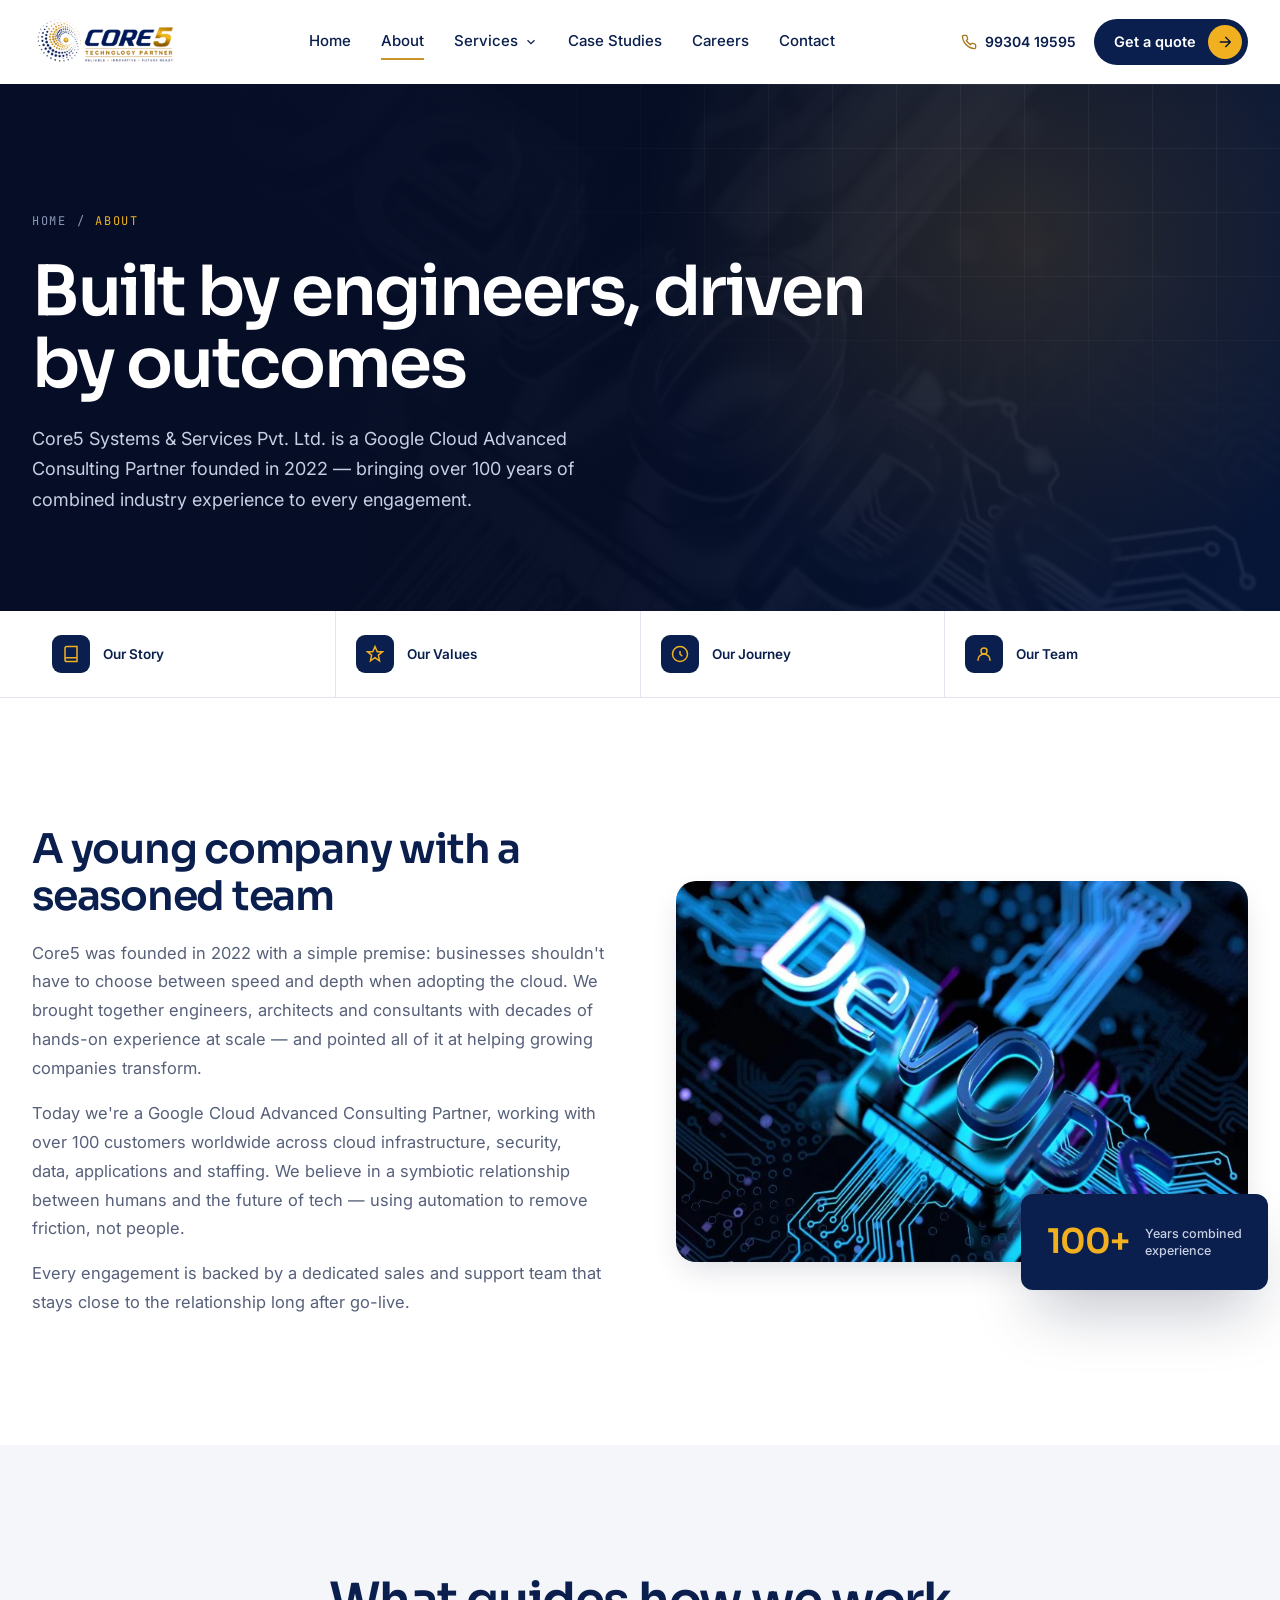
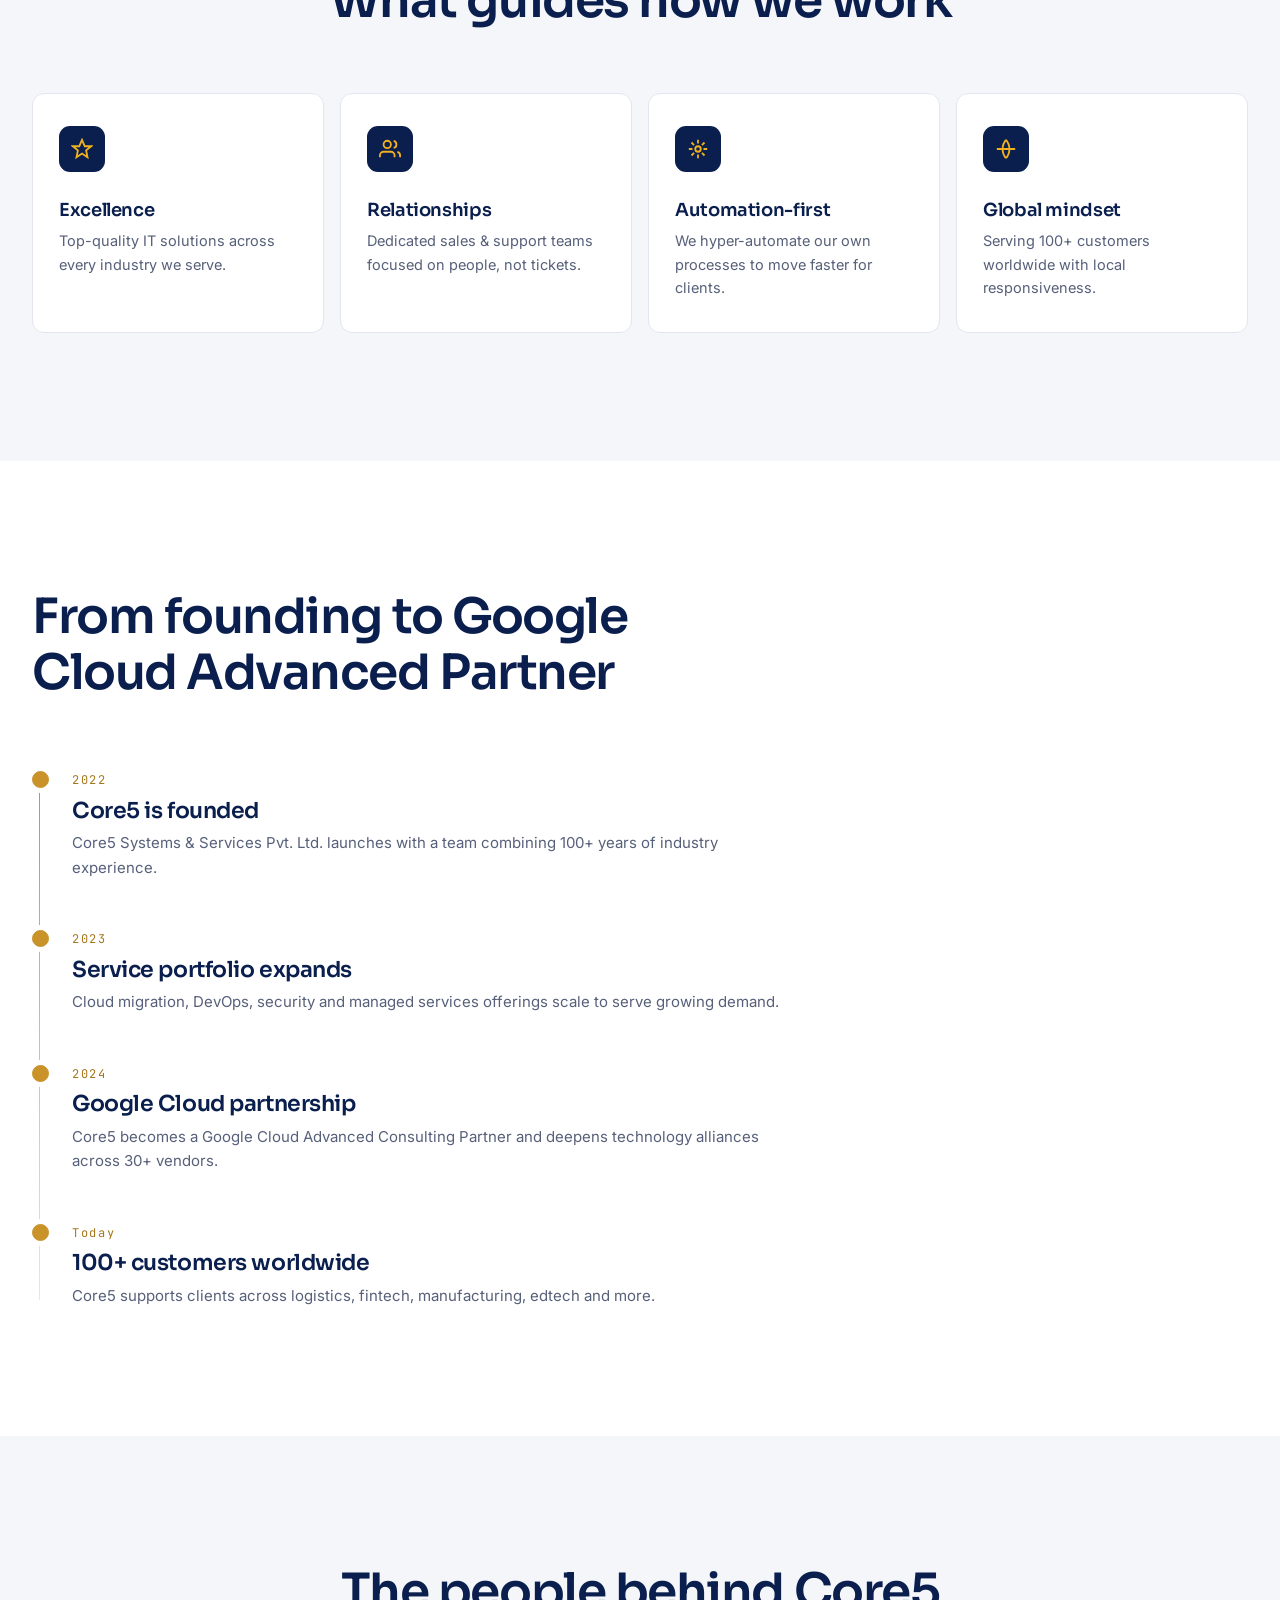
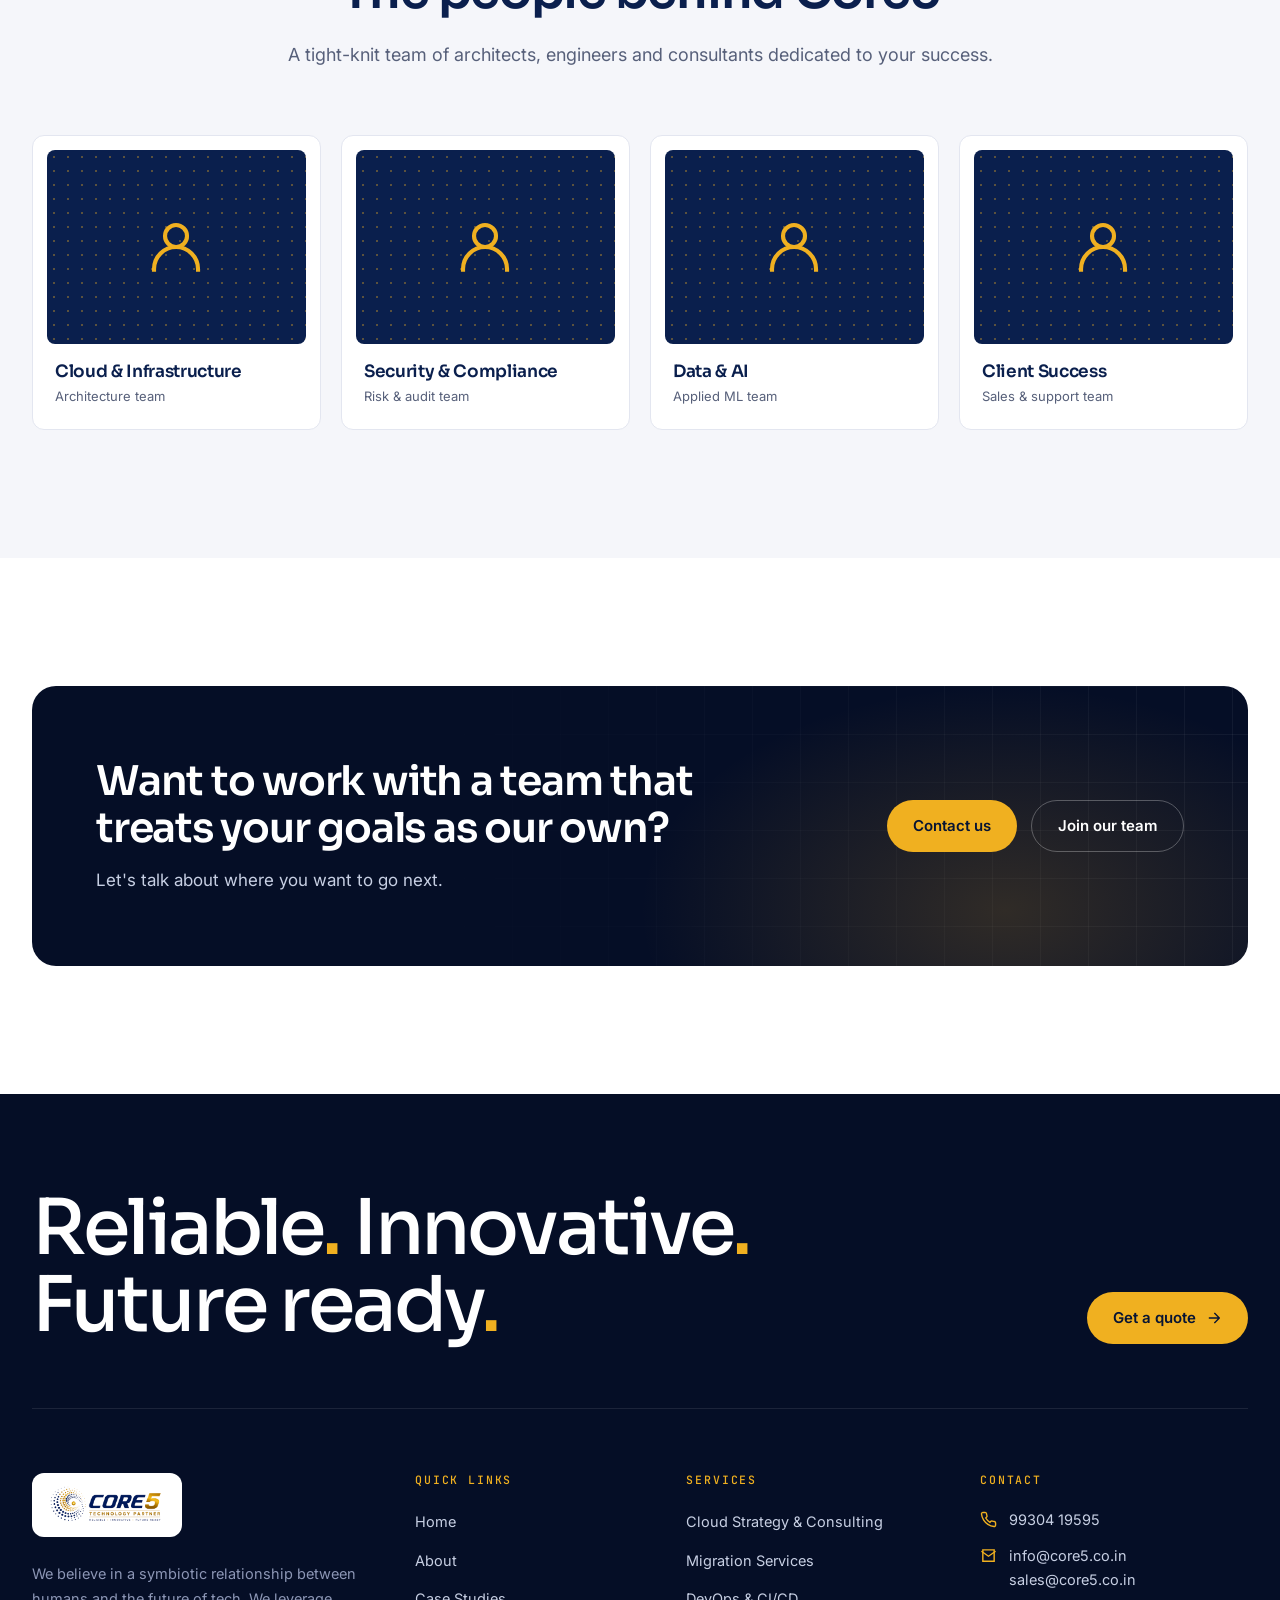
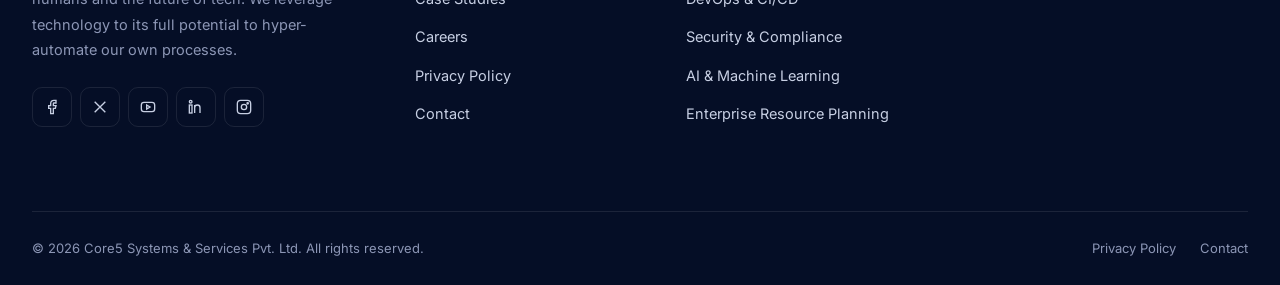
<file: about.html>
<!DOCTYPE html>
<html lang="en">
<head>
<meta charset="UTF-8">
<meta name="viewport" content="width=device-width, initial-scale=1.0">
<title>About Us | Core5 Systems &amp; Services</title>
<meta name="description" content="Founded in 2022, Core5 Systems & Services brings 100+ years of combined team experience to cloud, security, data and engineering projects for 100+ customers worldwide.">
<link rel="icon" href="assets/img/logo.png">
<link rel="preconnect" href="https://fonts.googleapis.com">
<link href="https://fonts.googleapis.com/css2?family=Sora:wght@300;400;500;600;700&family=Inter:wght@400;500;600&family=JetBrains+Mono:wght@400;500&display=swap" rel="stylesheet">
<link rel="stylesheet" href="css/style.css">
<script>document.documentElement.classList.add('js')</script>
</head>
<body>

<a class="skip-link" href="#main">Skip to content</a>
<div class="scroll-progress" aria-hidden="true"></div>

<header class="site-header">
  <div class="container">
    <a href="index.html" class="brand"><img src="assets/img/logo.png" alt="Core5 Systems &amp; Services" width="1600" height="575"></a>

    <nav aria-label="Primary">
    <ul class="nav-desktop">
      <li><a href="index.html">Home</a></li>
      <li><a href="about.html" aria-current="page">About</a></li>
      <li class="has-dropdown">
        <a href="services.html">Services <svg viewBox="0 0 24 24" fill="none" stroke="currentColor" stroke-width="2"><path d="M6 9l6 6 6-6"/></svg></a>
        <div class="dropdown">
          <div class="dropdown-grid">
            <a href="services.html#cloud"><span class="d-ico" aria-hidden="true"><svg viewBox="0 0 24 24" fill="none" stroke="currentColor" stroke-width="2"><path d="M18 10h-1.26A8 8 0 109 20h9a5 5 0 000-10z"/></svg></span>Cloud &amp; Infrastructure<small>Strategy, migration, managed cloud</small></a>
            <a href="services.html#devops"><span class="d-ico" aria-hidden="true"><svg viewBox="0 0 24 24" fill="none" stroke="currentColor" stroke-width="2"><path d="M16 18l6-6-6-6M8 6l-6 6 6 6"/></svg></span>Development &amp; DevOps<small>Custom software, CI/CD engineering</small></a>
            <a href="services.html#data"><span class="d-ico" aria-hidden="true"><svg viewBox="0 0 24 24" fill="none" stroke="currentColor" stroke-width="2"><path d="M4 19V5M10 19V9M16 19v-7M22 19H2"/></svg></span>Data, Analytics &amp; AI<small>Big data, machine learning, automation</small></a>
            <a href="services.html#security"><span class="d-ico" aria-hidden="true"><svg viewBox="0 0 24 24" fill="none" stroke="currentColor" stroke-width="2"><path d="M12 22s8-4 8-10V5l-8-3-8 3v7c0 6 8 10 8 10z"/></svg></span>Security &amp; Compliance<small>Managed security, risk &amp; audits</small></a>
            <a href="services.html#erp"><span class="d-ico" aria-hidden="true"><svg viewBox="0 0 24 24" fill="none" stroke="currentColor" stroke-width="2"><rect x="3" y="3" width="7" height="7" rx="1.5"/><rect x="14" y="3" width="7" height="7" rx="1.5"/><rect x="3" y="14" width="7" height="7" rx="1.5"/><rect x="14" y="14" width="7" height="7" rx="1.5"/></svg></span>Enterprise Resource Planning<small>Implementation &amp; support</small></a>
            <a href="services.html#staffing"><span class="d-ico" aria-hidden="true"><svg viewBox="0 0 24 24" fill="none" stroke="currentColor" stroke-width="2"><path d="M17 21v-2a4 4 0 00-4-4H5a4 4 0 00-4 4v2M9 11a4 4 0 100-8 4 4 0 000 8zM23 21v-2a4 4 0 00-3-3.87M16 3.13a4 4 0 010 7.75"/></svg></span>Staffing &amp; Support<small>Staff augmentation, IT support</small></a>
          </div>
          <a href="services.html" class="dropdown-foot">View all services <span>6 practices &rarr;</span></a>
        </div>
      </li>
      <li><a href="case-studies.html">Case Studies</a></li>
      <li><a href="careers.html">Careers</a></li>
      <li><a href="contact.html">Contact</a></li>
    </ul>
    </nav>

    <div class="header-actions">
      <a href="tel:+919930419595" class="header-phone"><svg viewBox="0 0 24 24" fill="none" stroke="currentColor" stroke-width="2"><path d="M22 16.92v3a2 2 0 01-2.18 2 19.79 19.79 0 01-8.63-3.07 19.5 19.5 0 01-6-6 19.79 19.79 0 01-3.07-8.67A2 2 0 014.11 2h3a2 2 0 012 1.72c.127.96.362 1.903.7 2.81a2 2 0 01-.45 2.11L8.09 9.91a16 16 0 006 6l1.27-1.27a2 2 0 012.11-.45c.907.338 1.85.573 2.81.7A2 2 0 0122 16.92z"/></svg>99304 19595</a>
      <a href="contact.html" class="header-quote-btn">
        <span>Get a quote</span>
        <span class="btn-arrow-circle" aria-hidden="true"><svg viewBox="0 0 24 24" fill="none" stroke="currentColor" stroke-width="2" stroke-linecap="round" stroke-linejoin="round"><path d="M5 12h14M13 5l7 7-7 7"/></svg></span>
      </a>
      <button class="nav-toggle" aria-label="Open menu" aria-expanded="false" aria-controls="mobileNav"><span></span></button>
    </div>
  </div>
</header>

<div class="mobile-nav" id="mobileNav" aria-label="Menu">
  <button class="mobile-close" aria-label="Close menu"><svg viewBox="0 0 24 24" fill="none" stroke="currentColor" stroke-width="2"><path d="M18 6L6 18M6 6l12 12"/></svg></button>
  <ul>
    <li><a href="index.html">Home</a></li>
    <li><a href="about.html" aria-current="page">About</a></li>
    <li class="has-sub">
      <a href="services.html" aria-expanded="false">Services <svg viewBox="0 0 24 24" fill="none" stroke="currentColor" stroke-width="2"><path d="M6 9l6 6 6-6"/></svg></a>
      <div class="sub">
        <a href="services.html">All services</a>
        <a href="services.html#cloud">Cloud &amp; Infrastructure</a>
        <a href="services.html#devops">Development &amp; DevOps</a>
        <a href="services.html#data">Data, Analytics &amp; AI</a>
        <a href="services.html#security">Security &amp; Compliance</a>
        <a href="services.html#erp">Enterprise Resource Planning</a>
        <a href="services.html#staffing">Staffing &amp; Support</a>
      </div>
    </li>
    <li><a href="case-studies.html">Case Studies</a></li>
    <li><a href="careers.html">Careers</a></li>
    <li><a href="contact.html">Contact</a></li>
  </ul>
  <div class="mobile-nav-foot">
    <a href="contact.html" class="btn btn-gold">Get a quote <svg viewBox="0 0 24 24" fill="none" stroke="currentColor" stroke-width="2" stroke-linecap="round" stroke-linejoin="round"><path d="M5 12h14M13 5l7 7-7 7"/></svg></a>
    <a href="tel:+919930419595">+91 99304 19595</a>
    <a href="mailto:info@core5.co.in">info@core5.co.in</a>
  </div>
</div>

<main id="main">

<section class="page-banner">
  <div class="page-banner-img"><img src="assets/img/services/devops.jpg" alt=""></div>
  <div class="container">
    <div class="breadcrumb"><a href="index.html">Home</a> / <span>About</span></div>
    <h1>Built by engineers, driven by outcomes</h1>
    <p class="lead">Core5 Systems &amp; Services Pvt. Ltd. is a Google Cloud Advanced Consulting Partner founded in 2022 — bringing over 100 years of combined industry experience to every engagement.</p>
  </div>
</section>

<div class="quicklinks">
  <div class="container quicklinks-row">
    <a href="#story" class="quicklink-item">
      <div class="ico"><svg viewBox="0 0 24 24" fill="none" stroke="currentColor" stroke-width="2"><path d="M4 19.5A2.5 2.5 0 016.5 17H20M4 19.5A2.5 2.5 0 006.5 22H20V2H6.5A2.5 2.5 0 004 4.5v15z"/></svg></div>
      <span>Our Story</span>
    </a>
    <a href="#values" class="quicklink-item">
      <div class="ico"><svg viewBox="0 0 24 24" fill="none" stroke="currentColor" stroke-width="2"><path d="M12 2l3 7h7l-5.5 4.5L18 21l-6-4-6 4 1.5-7.5L2 9h7z"/></svg></div>
      <span>Our Values</span>
    </a>
    <a href="#journey" class="quicklink-item">
      <div class="ico"><svg viewBox="0 0 24 24" fill="none" stroke="currentColor" stroke-width="2"><path d="M12 8v4l3 3M12 2a10 10 0 100 20 10 10 0 000-20z"/></svg></div>
      <span>Our Journey</span>
    </a>
    <a href="#team" class="quicklink-item">
      <div class="ico"><svg viewBox="0 0 24 24" fill="none" stroke="currentColor" stroke-width="2"><circle cx="12" cy="8" r="4"/><path d="M4 21v-1a8 8 0 0116 0v1"/></svg></div>
      <span>Our Team</span>
    </a>
  </div>
</div>

<section class="section" id="story">
  <div class="container two-col">
    <div class="reveal">
      <h2 style="font-size:clamp(26px,3vw,34px);margin-bottom:18px;">A young company with a seasoned team</h2>
      <p style="color:var(--c-slate);margin-bottom:16px;">Core5 was founded in 2022 with a simple premise: businesses shouldn't have to choose between speed and depth when adopting the cloud. We brought together engineers, architects and consultants with decades of hands-on experience at scale — and pointed all of it at helping growing companies transform.</p>
      <p style="color:var(--c-slate);margin-bottom:16px;">Today we're a Google Cloud Advanced Consulting Partner, working with over 100 customers worldwide across cloud infrastructure, security, data, applications and staffing. We believe in a symbiotic relationship between humans and the future of tech — using automation to remove friction, not people.</p>
      <p style="color:var(--c-slate);">Every engagement is backed by a dedicated sales and support team that stays close to the relationship long after go-live.</p>
    </div>
    <div class="split-visual reveal">
      <img src="assets/img/services/devops.jpg" alt="Core5 engineering team">
      <div class="split-badge">
        <div class="num">100+</div>
        <span>Years combined<br>experience</span>
      </div>
    </div>
  </div>
</section>

<section class="section bg-mist" id="values">
  <div class="container">
    <div class="section-head center reveal" style="margin-left:auto;margin-right:auto;">
      <h2>What guides how we work</h2>
    </div>
    <div class="value-grid">
      <div class="value-card reveal spotlight">
        <div class="ico"><svg viewBox="0 0 24 24" fill="none" stroke="currentColor" stroke-width="2"><path d="M12 2l3 7h7l-5.5 4.5L18 21l-6-4-6 4 1.5-7.5L2 9h7z"/></svg></div>
        <h4>Excellence</h4>
        <p>Top-quality IT solutions across every industry we serve.</p>
      </div>
      <div class="value-card reveal spotlight">
        <div class="ico"><svg viewBox="0 0 24 24" fill="none" stroke="currentColor" stroke-width="2"><path d="M17 21v-2a4 4 0 00-4-4H5a4 4 0 00-4 4v2M9 11a4 4 0 100-8 4 4 0 000 8zM23 21v-2a4 4 0 00-3-3.87M16 3.13a4 4 0 010 7.75"/></svg></div>
        <h4>Relationships</h4>
        <p>Dedicated sales &amp; support teams focused on people, not tickets.</p>
      </div>
      <div class="value-card reveal spotlight">
        <div class="ico"><svg viewBox="0 0 24 24" fill="none" stroke="currentColor" stroke-width="2"><circle cx="12" cy="12" r="3"/><path d="M12 2v4M12 18v4M4.9 4.9l2.8 2.8M16.3 16.3l2.8 2.8M2 12h4M18 12h4M4.9 19.1l2.8-2.8M16.3 7.7l2.8-2.8"/></svg></div>
        <h4>Automation-first</h4>
        <p>We hyper-automate our own processes to move faster for clients.</p>
      </div>
      <div class="value-card reveal spotlight">
        <div class="ico"><svg viewBox="0 0 24 24" fill="none" stroke="currentColor" stroke-width="2"><path d="M2 12h20M12 2a15.3 15.3 0 010 20M12 2a15.3 15.3 0 000 20"/></svg></div>
        <h4>Global mindset</h4>
        <p>Serving 100+ customers worldwide with local responsiveness.</p>
      </div>
    </div>
  </div>
</section>

<section class="section" id="journey">
  <div class="container">
    <div class="section-head reveal">
      <h2>From founding to Google Cloud Advanced Partner</h2>
    </div>
    <div class="timeline">
      <div class="timeline-item reveal">
        <span class="yr">2022</span>
        <h4>Core5 is founded</h4>
        <p>Core5 Systems &amp; Services Pvt. Ltd. launches with a team combining 100+ years of industry experience.</p>
      </div>
      <div class="timeline-item reveal">
        <span class="yr">2023</span>
        <h4>Service portfolio expands</h4>
        <p>Cloud migration, DevOps, security and managed services offerings scale to serve growing demand.</p>
      </div>
      <div class="timeline-item reveal">
        <span class="yr">2024</span>
        <h4>Google Cloud partnership</h4>
        <p>Core5 becomes a Google Cloud Advanced Consulting Partner and deepens technology alliances across 30+ vendors.</p>
      </div>
      <div class="timeline-item reveal">
        <span class="yr">Today</span>
        <h4>100+ customers worldwide</h4>
        <p>Core5 supports clients across logistics, fintech, manufacturing, edtech and more.</p>
      </div>
    </div>
  </div>
</section>

<section class="section bg-mist" id="team">
  <div class="container">
    <div class="section-head center reveal" style="margin-left:auto;margin-right:auto;">
      <h2>The people behind Core5</h2>
      <p>A tight-knit team of architects, engineers and consultants dedicated to your success.</p>
    </div>
    <div class="team-grid">
      <div class="team-card reveal">
        <div class="team-avatar"><svg viewBox="0 0 24 24" fill="none" stroke="currentColor" stroke-width="1.5"><circle cx="12" cy="8" r="4"/><path d="M4 21v-1a8 8 0 0116 0v1"/></svg></div>
        <h4>Cloud &amp; Infrastructure</h4>
        <span>Architecture team</span>
      </div>
      <div class="team-card reveal">
        <div class="team-avatar"><svg viewBox="0 0 24 24" fill="none" stroke="currentColor" stroke-width="1.5"><circle cx="12" cy="8" r="4"/><path d="M4 21v-1a8 8 0 0116 0v1"/></svg></div>
        <h4>Security &amp; Compliance</h4>
        <span>Risk &amp; audit team</span>
      </div>
      <div class="team-card reveal">
        <div class="team-avatar"><svg viewBox="0 0 24 24" fill="none" stroke="currentColor" stroke-width="1.5"><circle cx="12" cy="8" r="4"/><path d="M4 21v-1a8 8 0 0116 0v1"/></svg></div>
        <h4>Data &amp; AI</h4>
        <span>Applied ML team</span>
      </div>
      <div class="team-card reveal">
        <div class="team-avatar"><svg viewBox="0 0 24 24" fill="none" stroke="currentColor" stroke-width="1.5"><circle cx="12" cy="8" r="4"/><path d="M4 21v-1a8 8 0 0116 0v1"/></svg></div>
        <h4>Client Success</h4>
        <span>Sales &amp; support team</span>
      </div>
    </div>
  </div>
</section>

<section class="section">
  <div class="container">
    <div class="cta-banner reveal">
      <div>
        <h2>Want to work with a team that treats your goals as our own?</h2>
        <p>Let's talk about where you want to go next.</p>
      </div>
      <div class="cta-actions">
        <a href="contact.html" class="btn btn-primary btn-magnetic">Contact us</a>
        <a href="careers.html" class="btn btn-outline">Join our team</a>
      </div>
    </div>
  </div>
</section>

</main>

<footer class="site-footer">
  <div class="container">
    <div class="footer-statement">
      <p>Reliable<i>.</i> Innovative<i>.</i><br>Future ready<i>.</i></p>
      <a href="contact.html" class="btn btn-gold">Get a quote <svg viewBox="0 0 24 24" fill="none" stroke="currentColor" stroke-width="2" stroke-linecap="round" stroke-linejoin="round"><path d="M5 12h14M13 5l7 7-7 7"/></svg></a>
    </div>
    <div class="footer-top">
      <div class="footer-brand">
        <img src="assets/img/logo.png" alt="Core5 Systems &amp; Services" width="1600" height="575" loading="lazy">
        <p>We believe in a symbiotic relationship between humans and the future of tech. We leverage technology to its full potential to hyper-automate our own processes.</p>
        <div class="footer-social">
          <a href="#" aria-label="Facebook"><svg viewBox="0 0 24 24" fill="none" stroke="currentColor" stroke-width="2"><path d="M18 2h-3a5 5 0 00-5 5v3H7v4h3v8h4v-8h3l1-4h-4V7a1 1 0 011-1h3z"/></svg></a>
          <a href="#" aria-label="X / Twitter"><svg viewBox="0 0 24 24" fill="none" stroke="currentColor" stroke-width="2"><path d="M4 4l16 16M20 4L4 20"/></svg></a>
          <a href="#" aria-label="YouTube"><svg viewBox="0 0 24 24" fill="none" stroke="currentColor" stroke-width="2"><rect x="2" y="5" width="20" height="14" rx="4"/><path d="M10 9l5 3-5 3z"/></svg></a>
          <a href="#" aria-label="LinkedIn"><svg viewBox="0 0 24 24" fill="none" stroke="currentColor" stroke-width="2"><rect x="2" y="9" width="4" height="12"/><circle cx="4" cy="4" r="2"/><path d="M10 9v12M10 13a4 4 0 018 0v8"/></svg></a>
          <a href="#" aria-label="Instagram"><svg viewBox="0 0 24 24" fill="none" stroke="currentColor" stroke-width="2"><rect x="2" y="2" width="20" height="20" rx="5"/><circle cx="12" cy="12" r="4"/><circle cx="17.5" cy="6.5" r="1"/></svg></a>
        </div>
      </div>
      <div class="footer-col">
        <h5>Quick Links</h5>
        <ul>
          <li><a href="index.html">Home</a></li>
          <li><a href="about.html">About</a></li>
          <li><a href="case-studies.html">Case Studies</a></li>
          <li><a href="careers.html">Careers</a></li>
          <li><a href="privacy.html">Privacy Policy</a></li>
          <li><a href="contact.html">Contact</a></li>
        </ul>
      </div>
      <div class="footer-col">
        <h5>Services</h5>
        <ul>
          <li><a href="services.html#cloud">Cloud Strategy &amp; Consulting</a></li>
          <li><a href="services.html#cloud">Migration Services</a></li>
          <li><a href="services.html#devops">DevOps &amp; CI/CD</a></li>
          <li><a href="services.html#security">Security &amp; Compliance</a></li>
          <li><a href="services.html#data">AI &amp; Machine Learning</a></li>
          <li><a href="services.html#erp">Enterprise Resource Planning</a></li>
        </ul>
      </div>
      <div class="footer-col">
        <h5>Contact</h5>
        <ul class="footer-contact">
          <li><svg viewBox="0 0 24 24" fill="none" stroke="currentColor" stroke-width="2"><path d="M22 16.92v3a2 2 0 01-2.18 2 19.79 19.79 0 01-8.63-3.07 19.5 19.5 0 01-6-6 19.79 19.79 0 01-3.07-8.67A2 2 0 014.11 2h3a2 2 0 012 1.72c.127.96.362 1.903.7 2.81a2 2 0 01-.45 2.11L8.09 9.91a16 16 0 006 6l1.27-1.27a2 2 0 012.11-.45c.907.338 1.85.573 2.81.7A2 2 0 0122 16.92z"/></svg><a href="tel:+919930419595">99304 19595</a></li>
          <li><svg viewBox="0 0 24 24" fill="none" stroke="currentColor" stroke-width="2"><path d="M4 4h16v16H4z"/><path d="M22 6l-10 7L2 6"/></svg><span><a href="mailto:info@core5.co.in">info@core5.co.in</a><br><a href="mailto:sales@core5.co.in">sales@core5.co.in</a></span></li>
        </ul>
      </div>
    </div>
    <div class="footer-bottom">
      <p>&copy; <span class="year"></span> Core5 Systems &amp; Services Pvt. Ltd. All rights reserved.</p>
      <div class="footer-bottom-links">
        <a href="privacy.html">Privacy Policy</a>
        <a href="contact.html">Contact</a>
      </div>
    </div>
  </div>
</footer>

<button class="back-top" aria-label="Back to top">
  <svg viewBox="0 0 24 24" fill="none" stroke="currentColor" stroke-width="2"><path d="M18 15l-6-6-6 6"/></svg>
</button>

<script src="js/main.js"></script>
<script>document.querySelector('.back-top').addEventListener('click', function(){ window.scrollTo({top:0, behavior:'smooth'}); });</script>
</body>
</html>
</file>
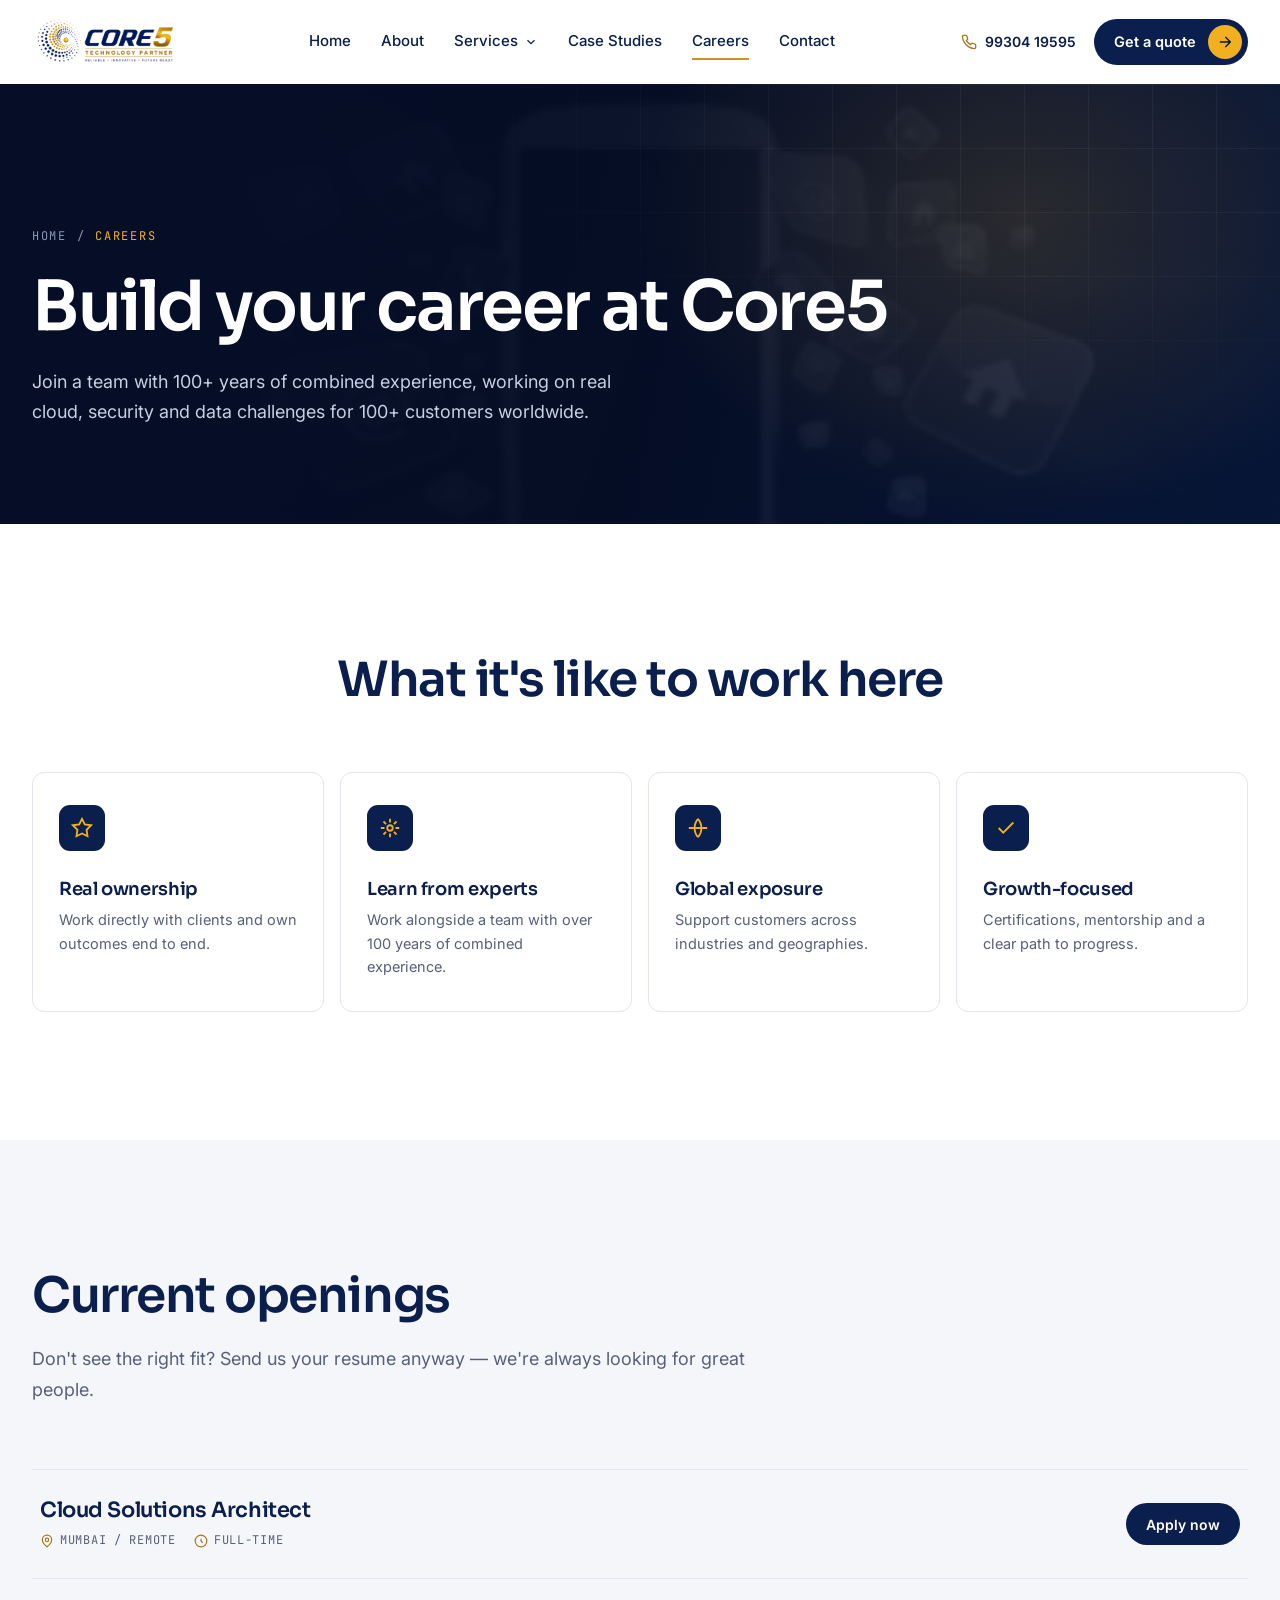
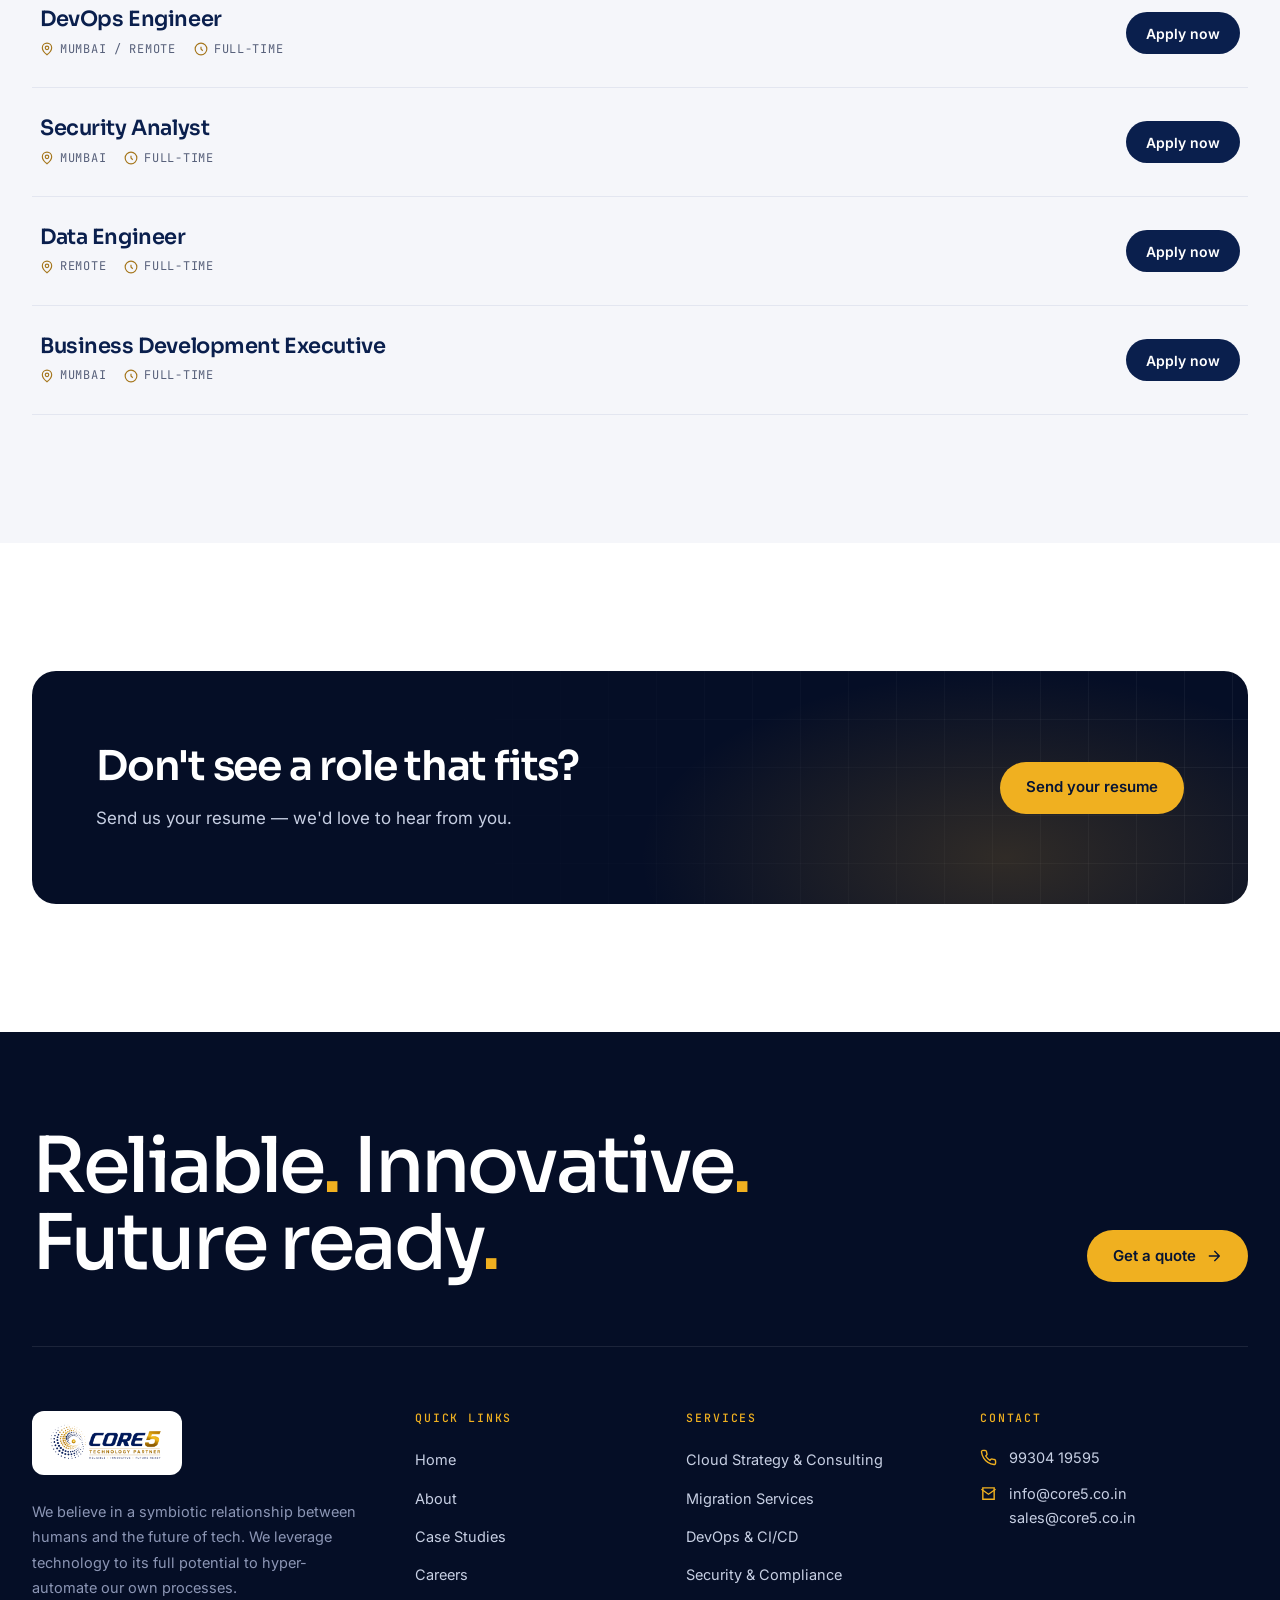
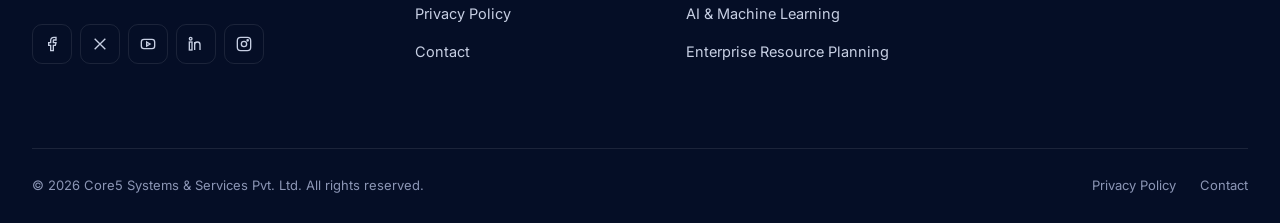
<file: careers.html>
<!DOCTYPE html>
<html lang="en">
<head>
<meta charset="UTF-8">
<meta name="viewport" content="width=device-width, initial-scale=1.0">
<title>Careers | Core5 Systems &amp; Services</title>
<meta name="description" content="Join Core5 Systems & Services — build your career in cloud, security, data and engineering alongside a team with 100+ years of combined experience.">
<link rel="icon" href="assets/img/logo.png">
<link rel="preconnect" href="https://fonts.googleapis.com">
<link href="https://fonts.googleapis.com/css2?family=Sora:wght@300;400;500;600;700&family=Inter:wght@400;500;600&family=JetBrains+Mono:wght@400;500&display=swap" rel="stylesheet">
<link rel="stylesheet" href="css/style.css">
<script>document.documentElement.classList.add('js')</script>
</head>
<body>

<a class="skip-link" href="#main">Skip to content</a>
<div class="scroll-progress" aria-hidden="true"></div>

<header class="site-header">
  <div class="container">
    <a href="index.html" class="brand"><img src="assets/img/logo.png" alt="Core5 Systems &amp; Services" width="1600" height="575"></a>

    <nav aria-label="Primary">
    <ul class="nav-desktop">
      <li><a href="index.html">Home</a></li>
      <li><a href="about.html">About</a></li>
      <li class="has-dropdown">
        <a href="services.html">Services <svg viewBox="0 0 24 24" fill="none" stroke="currentColor" stroke-width="2"><path d="M6 9l6 6 6-6"/></svg></a>
        <div class="dropdown">
          <div class="dropdown-grid">
            <a href="services.html#cloud"><span class="d-ico" aria-hidden="true"><svg viewBox="0 0 24 24" fill="none" stroke="currentColor" stroke-width="2"><path d="M18 10h-1.26A8 8 0 109 20h9a5 5 0 000-10z"/></svg></span>Cloud &amp; Infrastructure<small>Strategy, migration, managed cloud</small></a>
            <a href="services.html#devops"><span class="d-ico" aria-hidden="true"><svg viewBox="0 0 24 24" fill="none" stroke="currentColor" stroke-width="2"><path d="M16 18l6-6-6-6M8 6l-6 6 6 6"/></svg></span>Development &amp; DevOps<small>Custom software, CI/CD engineering</small></a>
            <a href="services.html#data"><span class="d-ico" aria-hidden="true"><svg viewBox="0 0 24 24" fill="none" stroke="currentColor" stroke-width="2"><path d="M4 19V5M10 19V9M16 19v-7M22 19H2"/></svg></span>Data, Analytics &amp; AI<small>Big data, machine learning, automation</small></a>
            <a href="services.html#security"><span class="d-ico" aria-hidden="true"><svg viewBox="0 0 24 24" fill="none" stroke="currentColor" stroke-width="2"><path d="M12 22s8-4 8-10V5l-8-3-8 3v7c0 6 8 10 8 10z"/></svg></span>Security &amp; Compliance<small>Managed security, risk &amp; audits</small></a>
            <a href="services.html#erp"><span class="d-ico" aria-hidden="true"><svg viewBox="0 0 24 24" fill="none" stroke="currentColor" stroke-width="2"><rect x="3" y="3" width="7" height="7" rx="1.5"/><rect x="14" y="3" width="7" height="7" rx="1.5"/><rect x="3" y="14" width="7" height="7" rx="1.5"/><rect x="14" y="14" width="7" height="7" rx="1.5"/></svg></span>Enterprise Resource Planning<small>Implementation &amp; support</small></a>
            <a href="services.html#staffing"><span class="d-ico" aria-hidden="true"><svg viewBox="0 0 24 24" fill="none" stroke="currentColor" stroke-width="2"><path d="M17 21v-2a4 4 0 00-4-4H5a4 4 0 00-4 4v2M9 11a4 4 0 100-8 4 4 0 000 8zM23 21v-2a4 4 0 00-3-3.87M16 3.13a4 4 0 010 7.75"/></svg></span>Staffing &amp; Support<small>Staff augmentation, IT support</small></a>
          </div>
          <a href="services.html" class="dropdown-foot">View all services <span>6 practices &rarr;</span></a>
        </div>
      </li>
      <li><a href="case-studies.html">Case Studies</a></li>
      <li><a href="careers.html" aria-current="page">Careers</a></li>
      <li><a href="contact.html">Contact</a></li>
    </ul>
    </nav>

    <div class="header-actions">
      <a href="tel:+919930419595" class="header-phone"><svg viewBox="0 0 24 24" fill="none" stroke="currentColor" stroke-width="2"><path d="M22 16.92v3a2 2 0 01-2.18 2 19.79 19.79 0 01-8.63-3.07 19.5 19.5 0 01-6-6 19.79 19.79 0 01-3.07-8.67A2 2 0 014.11 2h3a2 2 0 012 1.72c.127.96.362 1.903.7 2.81a2 2 0 01-.45 2.11L8.09 9.91a16 16 0 006 6l1.27-1.27a2 2 0 012.11-.45c.907.338 1.85.573 2.81.7A2 2 0 0122 16.92z"/></svg>99304 19595</a>
      <a href="contact.html" class="header-quote-btn">
        <span>Get a quote</span>
        <span class="btn-arrow-circle" aria-hidden="true"><svg viewBox="0 0 24 24" fill="none" stroke="currentColor" stroke-width="2" stroke-linecap="round" stroke-linejoin="round"><path d="M5 12h14M13 5l7 7-7 7"/></svg></span>
      </a>
      <button class="nav-toggle" aria-label="Open menu" aria-expanded="false" aria-controls="mobileNav"><span></span></button>
    </div>
  </div>
</header>

<div class="mobile-nav" id="mobileNav" aria-label="Menu">
  <button class="mobile-close" aria-label="Close menu"><svg viewBox="0 0 24 24" fill="none" stroke="currentColor" stroke-width="2"><path d="M18 6L6 18M6 6l12 12"/></svg></button>
  <ul>
    <li><a href="index.html">Home</a></li>
    <li><a href="about.html">About</a></li>
    <li class="has-sub">
      <a href="services.html" aria-expanded="false">Services <svg viewBox="0 0 24 24" fill="none" stroke="currentColor" stroke-width="2"><path d="M6 9l6 6 6-6"/></svg></a>
      <div class="sub">
        <a href="services.html">All services</a>
        <a href="services.html#cloud">Cloud &amp; Infrastructure</a>
        <a href="services.html#devops">Development &amp; DevOps</a>
        <a href="services.html#data">Data, Analytics &amp; AI</a>
        <a href="services.html#security">Security &amp; Compliance</a>
        <a href="services.html#erp">Enterprise Resource Planning</a>
        <a href="services.html#staffing">Staffing &amp; Support</a>
      </div>
    </li>
    <li><a href="case-studies.html">Case Studies</a></li>
    <li><a href="careers.html" aria-current="page">Careers</a></li>
    <li><a href="contact.html">Contact</a></li>
  </ul>
  <div class="mobile-nav-foot">
    <a href="contact.html" class="btn btn-gold">Get a quote <svg viewBox="0 0 24 24" fill="none" stroke="currentColor" stroke-width="2" stroke-linecap="round" stroke-linejoin="round"><path d="M5 12h14M13 5l7 7-7 7"/></svg></a>
    <a href="tel:+919930419595">+91 99304 19595</a>
    <a href="mailto:info@core5.co.in">info@core5.co.in</a>
  </div>
</div>

<main id="main">

<section class="page-banner">
  <div class="page-banner-img"><img src="assets/img/services/app-development.jpg" alt=""></div>
  <div class="container">
    <div class="breadcrumb"><a href="index.html">Home</a> / <span>Careers</span></div>
    <h1>Build your career at Core5</h1>
    <p class="lead">Join a team with 100+ years of combined experience, working on real cloud, security and data challenges for 100+ customers worldwide.</p>
  </div>
</section>

<section class="section">
  <div class="container">
    <div class="section-head center reveal" style="margin-left:auto;margin-right:auto;">
      <h2>What it's like to work here</h2>
    </div>
    <div class="value-grid">
      <div class="value-card reveal spotlight">
        <div class="ico"><svg viewBox="0 0 24 24" fill="none" stroke="currentColor" stroke-width="2"><path d="M12 2l3 6 7 1-5 5 1 7-6-3-6 3 1-7-5-5 7-1z"/></svg></div>
        <h4>Real ownership</h4>
        <p>Work directly with clients and own outcomes end to end.</p>
      </div>
      <div class="value-card reveal spotlight">
        <div class="ico"><svg viewBox="0 0 24 24" fill="none" stroke="currentColor" stroke-width="2"><circle cx="12" cy="12" r="3"/><path d="M12 2v4M12 18v4M4.9 4.9l2.8 2.8M16.3 16.3l2.8 2.8M2 12h4M18 12h4M4.9 19.1l2.8-2.8M16.3 7.7l2.8-2.8"/></svg></div>
        <h4>Learn from experts</h4>
        <p>Work alongside a team with over 100 years of combined experience.</p>
      </div>
      <div class="value-card reveal spotlight">
        <div class="ico"><svg viewBox="0 0 24 24" fill="none" stroke="currentColor" stroke-width="2"><path d="M2 12h20M12 2a15.3 15.3 0 010 20M12 2a15.3 15.3 0 000 20"/></svg></div>
        <h4>Global exposure</h4>
        <p>Support customers across industries and geographies.</p>
      </div>
      <div class="value-card reveal spotlight">
        <div class="ico"><svg viewBox="0 0 24 24" fill="none" stroke="currentColor" stroke-width="2"><path d="M20 6L9 17l-5-5"/></svg></div>
        <h4>Growth-focused</h4>
        <p>Certifications, mentorship and a clear path to progress.</p>
      </div>
    </div>
  </div>
</section>

<section class="section bg-mist">
  <div class="container">
    <div class="section-head reveal">
      <h2>Current openings</h2>
      <p>Don't see the right fit? Send us your resume anyway — we're always looking for great people.</p>
    </div>
    <div class="job-list">
      <div class="job-row reveal spotlight">
        <div>
          <h4>Cloud Solutions Architect</h4>
          <div class="job-meta">
            <span><svg viewBox="0 0 24 24" fill="none" stroke="currentColor" stroke-width="2"><path d="M20 10c0 6-8 12-8 12s-8-6-8-12a8 8 0 0116 0z"/><circle cx="12" cy="10" r="3"/></svg>Mumbai / Remote</span>
            <span><svg viewBox="0 0 24 24" fill="none" stroke="currentColor" stroke-width="2"><path d="M12 8v4l3 3M12 2a10 10 0 100 20 10 10 0 000-20z"/></svg>Full-time</span>
          </div>
        </div>
        <a href="contact.html" class="btn btn-dark btn-sm">Apply now</a>
      </div>
      <div class="job-row reveal spotlight">
        <div>
          <h4>DevOps Engineer</h4>
          <div class="job-meta">
            <span><svg viewBox="0 0 24 24" fill="none" stroke="currentColor" stroke-width="2"><path d="M20 10c0 6-8 12-8 12s-8-6-8-12a8 8 0 0116 0z"/><circle cx="12" cy="10" r="3"/></svg>Mumbai / Remote</span>
            <span><svg viewBox="0 0 24 24" fill="none" stroke="currentColor" stroke-width="2"><path d="M12 8v4l3 3M12 2a10 10 0 100 20 10 10 0 000-20z"/></svg>Full-time</span>
          </div>
        </div>
        <a href="contact.html" class="btn btn-dark btn-sm">Apply now</a>
      </div>
      <div class="job-row reveal spotlight">
        <div>
          <h4>Security Analyst</h4>
          <div class="job-meta">
            <span><svg viewBox="0 0 24 24" fill="none" stroke="currentColor" stroke-width="2"><path d="M20 10c0 6-8 12-8 12s-8-6-8-12a8 8 0 0116 0z"/><circle cx="12" cy="10" r="3"/></svg>Mumbai</span>
            <span><svg viewBox="0 0 24 24" fill="none" stroke="currentColor" stroke-width="2"><path d="M12 8v4l3 3M12 2a10 10 0 100 20 10 10 0 000-20z"/></svg>Full-time</span>
          </div>
        </div>
        <a href="contact.html" class="btn btn-dark btn-sm">Apply now</a>
      </div>
      <div class="job-row reveal spotlight">
        <div>
          <h4>Data Engineer</h4>
          <div class="job-meta">
            <span><svg viewBox="0 0 24 24" fill="none" stroke="currentColor" stroke-width="2"><path d="M20 10c0 6-8 12-8 12s-8-6-8-12a8 8 0 0116 0z"/><circle cx="12" cy="10" r="3"/></svg>Remote</span>
            <span><svg viewBox="0 0 24 24" fill="none" stroke="currentColor" stroke-width="2"><path d="M12 8v4l3 3M12 2a10 10 0 100 20 10 10 0 000-20z"/></svg>Full-time</span>
          </div>
        </div>
        <a href="contact.html" class="btn btn-dark btn-sm">Apply now</a>
      </div>
      <div class="job-row reveal spotlight">
        <div>
          <h4>Business Development Executive</h4>
          <div class="job-meta">
            <span><svg viewBox="0 0 24 24" fill="none" stroke="currentColor" stroke-width="2"><path d="M20 10c0 6-8 12-8 12s-8-6-8-12a8 8 0 0116 0z"/><circle cx="12" cy="10" r="3"/></svg>Mumbai</span>
            <span><svg viewBox="0 0 24 24" fill="none" stroke="currentColor" stroke-width="2"><path d="M12 8v4l3 3M12 2a10 10 0 100 20 10 10 0 000-20z"/></svg>Full-time</span>
          </div>
        </div>
        <a href="contact.html" class="btn btn-dark btn-sm">Apply now</a>
      </div>
    </div>
  </div>
</section>

<section class="section">
  <div class="container">
    <div class="cta-banner reveal">
      <div>
        <h2>Don't see a role that fits?</h2>
        <p>Send us your resume — we'd love to hear from you.</p>
      </div>
      <div class="cta-actions">
        <a href="contact.html" class="btn btn-primary btn-magnetic">Send your resume</a>
      </div>
    </div>
  </div>
</section>

</main>

<footer class="site-footer">
  <div class="container">
    <div class="footer-statement">
      <p>Reliable<i>.</i> Innovative<i>.</i><br>Future ready<i>.</i></p>
      <a href="contact.html" class="btn btn-gold">Get a quote <svg viewBox="0 0 24 24" fill="none" stroke="currentColor" stroke-width="2" stroke-linecap="round" stroke-linejoin="round"><path d="M5 12h14M13 5l7 7-7 7"/></svg></a>
    </div>
    <div class="footer-top">
      <div class="footer-brand">
        <img src="assets/img/logo.png" alt="Core5 Systems &amp; Services" width="1600" height="575" loading="lazy">
        <p>We believe in a symbiotic relationship between humans and the future of tech. We leverage technology to its full potential to hyper-automate our own processes.</p>
        <div class="footer-social">
          <a href="#" aria-label="Facebook"><svg viewBox="0 0 24 24" fill="none" stroke="currentColor" stroke-width="2"><path d="M18 2h-3a5 5 0 00-5 5v3H7v4h3v8h4v-8h3l1-4h-4V7a1 1 0 011-1h3z"/></svg></a>
          <a href="#" aria-label="X / Twitter"><svg viewBox="0 0 24 24" fill="none" stroke="currentColor" stroke-width="2"><path d="M4 4l16 16M20 4L4 20"/></svg></a>
          <a href="#" aria-label="YouTube"><svg viewBox="0 0 24 24" fill="none" stroke="currentColor" stroke-width="2"><rect x="2" y="5" width="20" height="14" rx="4"/><path d="M10 9l5 3-5 3z"/></svg></a>
          <a href="#" aria-label="LinkedIn"><svg viewBox="0 0 24 24" fill="none" stroke="currentColor" stroke-width="2"><rect x="2" y="9" width="4" height="12"/><circle cx="4" cy="4" r="2"/><path d="M10 9v12M10 13a4 4 0 018 0v8"/></svg></a>
          <a href="#" aria-label="Instagram"><svg viewBox="0 0 24 24" fill="none" stroke="currentColor" stroke-width="2"><rect x="2" y="2" width="20" height="20" rx="5"/><circle cx="12" cy="12" r="4"/><circle cx="17.5" cy="6.5" r="1"/></svg></a>
        </div>
      </div>
      <div class="footer-col">
        <h5>Quick Links</h5>
        <ul>
          <li><a href="index.html">Home</a></li>
          <li><a href="about.html">About</a></li>
          <li><a href="case-studies.html">Case Studies</a></li>
          <li><a href="careers.html">Careers</a></li>
          <li><a href="privacy.html">Privacy Policy</a></li>
          <li><a href="contact.html">Contact</a></li>
        </ul>
      </div>
      <div class="footer-col">
        <h5>Services</h5>
        <ul>
          <li><a href="services.html#cloud">Cloud Strategy &amp; Consulting</a></li>
          <li><a href="services.html#cloud">Migration Services</a></li>
          <li><a href="services.html#devops">DevOps &amp; CI/CD</a></li>
          <li><a href="services.html#security">Security &amp; Compliance</a></li>
          <li><a href="services.html#data">AI &amp; Machine Learning</a></li>
          <li><a href="services.html#erp">Enterprise Resource Planning</a></li>
        </ul>
      </div>
      <div class="footer-col">
        <h5>Contact</h5>
        <ul class="footer-contact">
          <li><svg viewBox="0 0 24 24" fill="none" stroke="currentColor" stroke-width="2"><path d="M22 16.92v3a2 2 0 01-2.18 2 19.79 19.79 0 01-8.63-3.07 19.5 19.5 0 01-6-6 19.79 19.79 0 01-3.07-8.67A2 2 0 014.11 2h3a2 2 0 012 1.72c.127.96.362 1.903.7 2.81a2 2 0 01-.45 2.11L8.09 9.91a16 16 0 006 6l1.27-1.27a2 2 0 012.11-.45c.907.338 1.85.573 2.81.7A2 2 0 0122 16.92z"/></svg><a href="tel:+919930419595">99304 19595</a></li>
          <li><svg viewBox="0 0 24 24" fill="none" stroke="currentColor" stroke-width="2"><path d="M4 4h16v16H4z"/><path d="M22 6l-10 7L2 6"/></svg><span><a href="mailto:info@core5.co.in">info@core5.co.in</a><br><a href="mailto:sales@core5.co.in">sales@core5.co.in</a></span></li>
        </ul>
      </div>
    </div>
    <div class="footer-bottom">
      <p>&copy; <span class="year"></span> Core5 Systems &amp; Services Pvt. Ltd. All rights reserved.</p>
      <div class="footer-bottom-links">
        <a href="privacy.html">Privacy Policy</a>
        <a href="contact.html">Contact</a>
      </div>
    </div>
  </div>
</footer>

<button class="back-top" aria-label="Back to top">
  <svg viewBox="0 0 24 24" fill="none" stroke="currentColor" stroke-width="2"><path d="M18 15l-6-6-6 6"/></svg>
</button>

<script src="js/main.js"></script>
<script>document.querySelector('.back-top').addEventListener('click', function(){ window.scrollTo({top:0, behavior:'smooth'}); });</script>
</body>
</html>
</file>
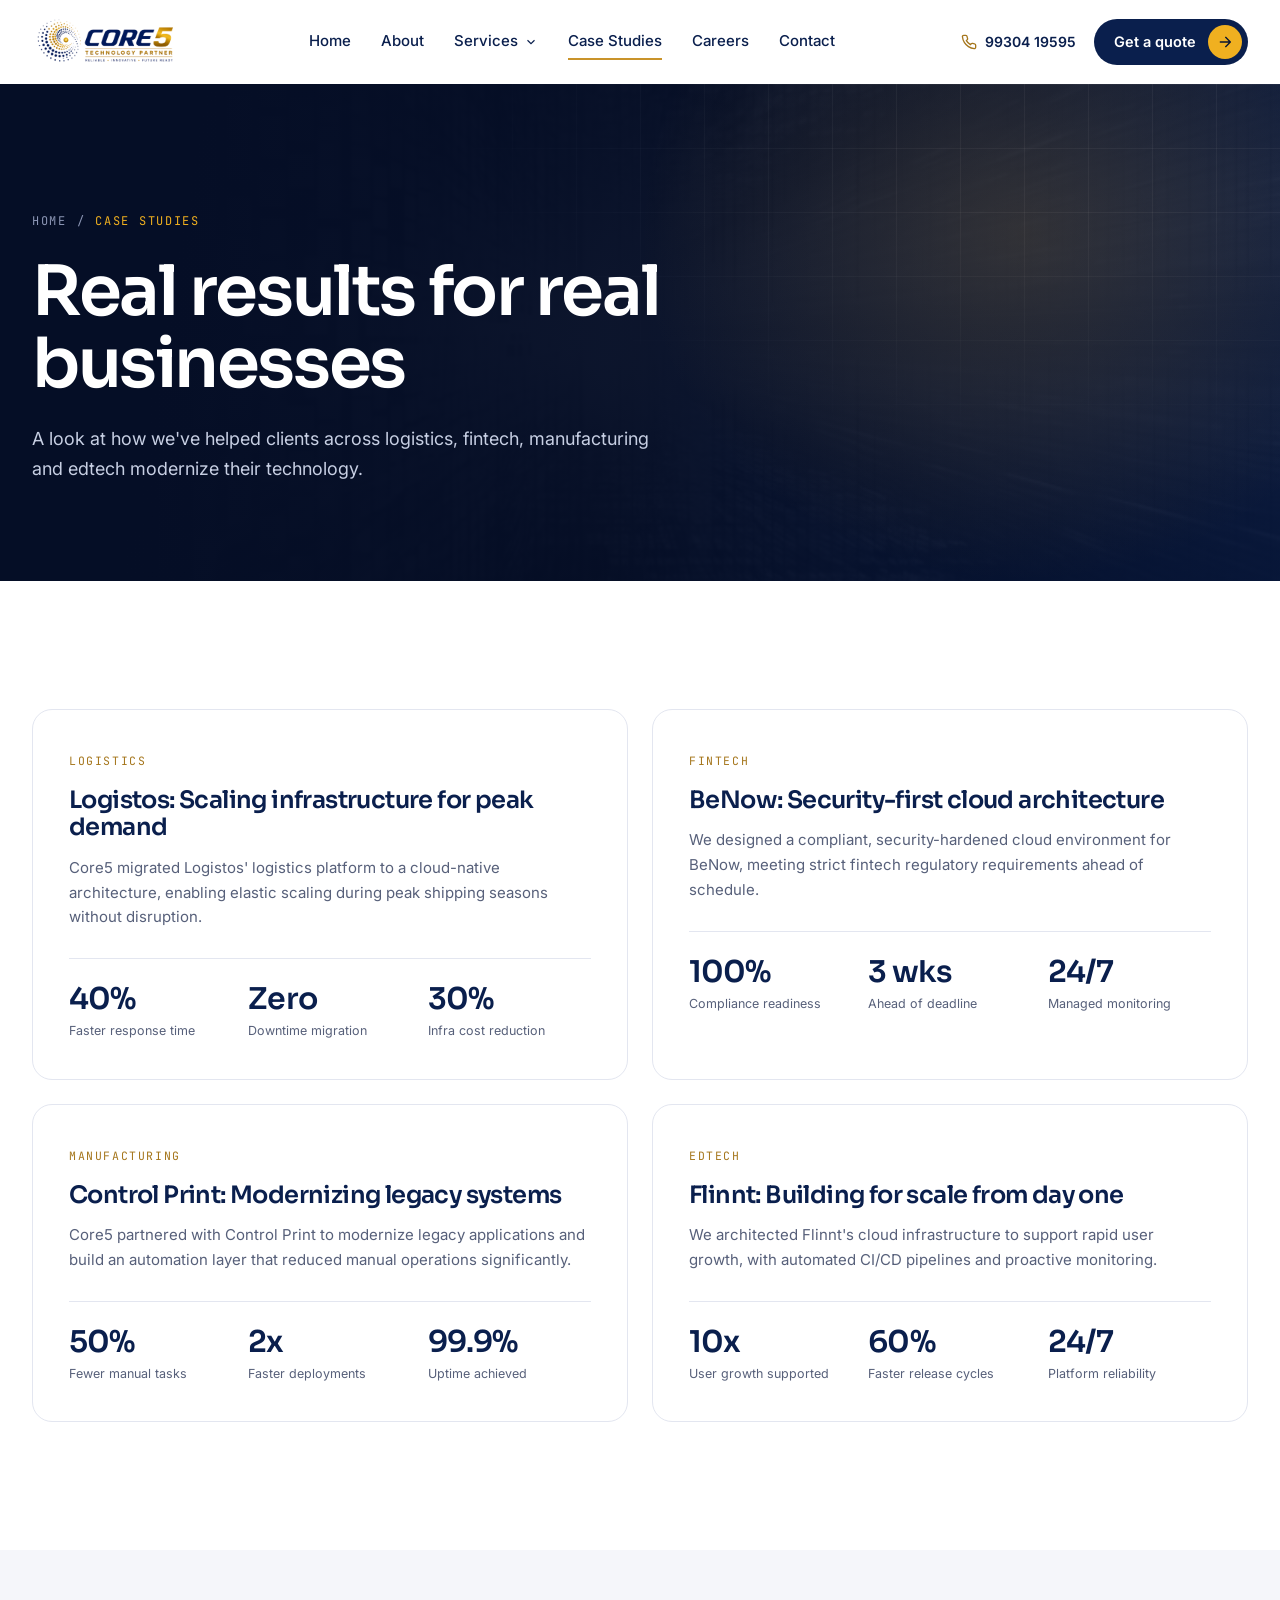
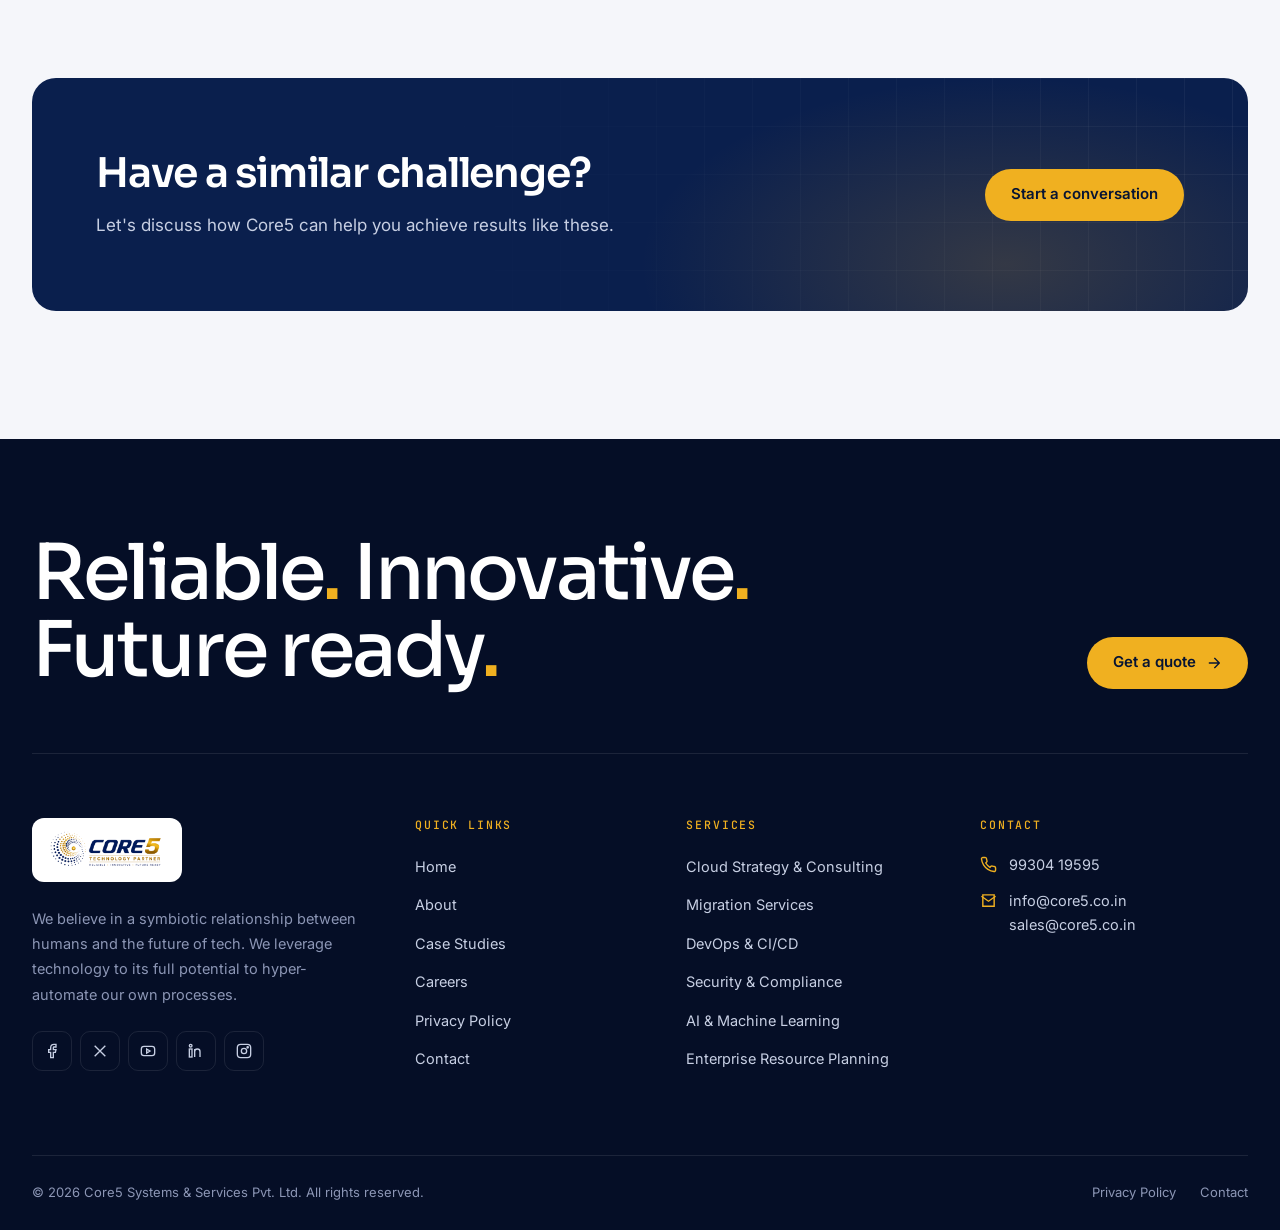
<file: case-studies.html>
<!DOCTYPE html>
<html lang="en">
<head>
<meta charset="UTF-8">
<meta name="viewport" content="width=device-width, initial-scale=1.0">
<title>Case Studies | Core5 Systems &amp; Services</title>
<meta name="description" content="See how Core5 has helped logistics, fintech, manufacturing and edtech companies transform with cloud, security and data solutions.">
<link rel="icon" href="assets/img/logo.png">
<link rel="preconnect" href="https://fonts.googleapis.com">
<link href="https://fonts.googleapis.com/css2?family=Sora:wght@300;400;500;600;700&family=Inter:wght@400;500;600&family=JetBrains+Mono:wght@400;500&display=swap" rel="stylesheet">
<link rel="stylesheet" href="css/style.css">
<script>document.documentElement.classList.add('js')</script>
</head>
<body>

<a class="skip-link" href="#main">Skip to content</a>
<div class="scroll-progress" aria-hidden="true"></div>

<header class="site-header">
  <div class="container">
    <a href="index.html" class="brand"><img src="assets/img/logo.png" alt="Core5 Systems &amp; Services" width="1600" height="575"></a>

    <nav aria-label="Primary">
    <ul class="nav-desktop">
      <li><a href="index.html">Home</a></li>
      <li><a href="about.html">About</a></li>
      <li class="has-dropdown">
        <a href="services.html">Services <svg viewBox="0 0 24 24" fill="none" stroke="currentColor" stroke-width="2"><path d="M6 9l6 6 6-6"/></svg></a>
        <div class="dropdown">
          <div class="dropdown-grid">
            <a href="services.html#cloud"><span class="d-ico" aria-hidden="true"><svg viewBox="0 0 24 24" fill="none" stroke="currentColor" stroke-width="2"><path d="M18 10h-1.26A8 8 0 109 20h9a5 5 0 000-10z"/></svg></span>Cloud &amp; Infrastructure<small>Strategy, migration, managed cloud</small></a>
            <a href="services.html#devops"><span class="d-ico" aria-hidden="true"><svg viewBox="0 0 24 24" fill="none" stroke="currentColor" stroke-width="2"><path d="M16 18l6-6-6-6M8 6l-6 6 6 6"/></svg></span>Development &amp; DevOps<small>Custom software, CI/CD engineering</small></a>
            <a href="services.html#data"><span class="d-ico" aria-hidden="true"><svg viewBox="0 0 24 24" fill="none" stroke="currentColor" stroke-width="2"><path d="M4 19V5M10 19V9M16 19v-7M22 19H2"/></svg></span>Data, Analytics &amp; AI<small>Big data, machine learning, automation</small></a>
            <a href="services.html#security"><span class="d-ico" aria-hidden="true"><svg viewBox="0 0 24 24" fill="none" stroke="currentColor" stroke-width="2"><path d="M12 22s8-4 8-10V5l-8-3-8 3v7c0 6 8 10 8 10z"/></svg></span>Security &amp; Compliance<small>Managed security, risk &amp; audits</small></a>
            <a href="services.html#erp"><span class="d-ico" aria-hidden="true"><svg viewBox="0 0 24 24" fill="none" stroke="currentColor" stroke-width="2"><rect x="3" y="3" width="7" height="7" rx="1.5"/><rect x="14" y="3" width="7" height="7" rx="1.5"/><rect x="3" y="14" width="7" height="7" rx="1.5"/><rect x="14" y="14" width="7" height="7" rx="1.5"/></svg></span>Enterprise Resource Planning<small>Implementation &amp; support</small></a>
            <a href="services.html#staffing"><span class="d-ico" aria-hidden="true"><svg viewBox="0 0 24 24" fill="none" stroke="currentColor" stroke-width="2"><path d="M17 21v-2a4 4 0 00-4-4H5a4 4 0 00-4 4v2M9 11a4 4 0 100-8 4 4 0 000 8zM23 21v-2a4 4 0 00-3-3.87M16 3.13a4 4 0 010 7.75"/></svg></span>Staffing &amp; Support<small>Staff augmentation, IT support</small></a>
          </div>
          <a href="services.html" class="dropdown-foot">View all services <span>6 practices &rarr;</span></a>
        </div>
      </li>
      <li><a href="case-studies.html" aria-current="page">Case Studies</a></li>
      <li><a href="careers.html">Careers</a></li>
      <li><a href="contact.html">Contact</a></li>
    </ul>
    </nav>

    <div class="header-actions">
      <a href="tel:+919930419595" class="header-phone"><svg viewBox="0 0 24 24" fill="none" stroke="currentColor" stroke-width="2"><path d="M22 16.92v3a2 2 0 01-2.18 2 19.79 19.79 0 01-8.63-3.07 19.5 19.5 0 01-6-6 19.79 19.79 0 01-3.07-8.67A2 2 0 014.11 2h3a2 2 0 012 1.72c.127.96.362 1.903.7 2.81a2 2 0 01-.45 2.11L8.09 9.91a16 16 0 006 6l1.27-1.27a2 2 0 012.11-.45c.907.338 1.85.573 2.81.7A2 2 0 0122 16.92z"/></svg>99304 19595</a>
      <a href="contact.html" class="header-quote-btn">
        <span>Get a quote</span>
        <span class="btn-arrow-circle" aria-hidden="true"><svg viewBox="0 0 24 24" fill="none" stroke="currentColor" stroke-width="2" stroke-linecap="round" stroke-linejoin="round"><path d="M5 12h14M13 5l7 7-7 7"/></svg></span>
      </a>
      <button class="nav-toggle" aria-label="Open menu" aria-expanded="false" aria-controls="mobileNav"><span></span></button>
    </div>
  </div>
</header>

<div class="mobile-nav" id="mobileNav" aria-label="Menu">
  <button class="mobile-close" aria-label="Close menu"><svg viewBox="0 0 24 24" fill="none" stroke="currentColor" stroke-width="2"><path d="M18 6L6 18M6 6l12 12"/></svg></button>
  <ul>
    <li><a href="index.html">Home</a></li>
    <li><a href="about.html">About</a></li>
    <li class="has-sub">
      <a href="services.html" aria-expanded="false">Services <svg viewBox="0 0 24 24" fill="none" stroke="currentColor" stroke-width="2"><path d="M6 9l6 6 6-6"/></svg></a>
      <div class="sub">
        <a href="services.html">All services</a>
        <a href="services.html#cloud">Cloud &amp; Infrastructure</a>
        <a href="services.html#devops">Development &amp; DevOps</a>
        <a href="services.html#data">Data, Analytics &amp; AI</a>
        <a href="services.html#security">Security &amp; Compliance</a>
        <a href="services.html#erp">Enterprise Resource Planning</a>
        <a href="services.html#staffing">Staffing &amp; Support</a>
      </div>
    </li>
    <li><a href="case-studies.html" aria-current="page">Case Studies</a></li>
    <li><a href="careers.html">Careers</a></li>
    <li><a href="contact.html">Contact</a></li>
  </ul>
  <div class="mobile-nav-foot">
    <a href="contact.html" class="btn btn-gold">Get a quote <svg viewBox="0 0 24 24" fill="none" stroke="currentColor" stroke-width="2" stroke-linecap="round" stroke-linejoin="round"><path d="M5 12h14M13 5l7 7-7 7"/></svg></a>
    <a href="tel:+919930419595">+91 99304 19595</a>
    <a href="mailto:info@core5.co.in">info@core5.co.in</a>
  </div>
</div>

<main id="main">

<section class="page-banner">
  <div class="page-banner-img"><img src="assets/img/services/big-data.jpg" alt=""></div>
  <div class="container">
    <div class="breadcrumb"><a href="index.html">Home</a> / <span>Case Studies</span></div>
    <h1>Real results for real businesses</h1>
    <p class="lead">A look at how we've helped clients across logistics, fintech, manufacturing and edtech modernize their technology.</p>
  </div>
</section>

<section class="section">
  <div class="container">
    <div class="case-grid">
      <div class="case-card reveal spotlight">
        <div class="case-card-body">
          <span class="tag">Logistics</span>
          <h3>Logistos: Scaling infrastructure for peak demand</h3>
          <p>Core5 migrated Logistos' logistics platform to a cloud-native architecture, enabling elastic scaling during peak shipping seasons without disruption.</p>
          <div class="case-metrics">
            <div><strong>40%</strong><span>Faster response time</span></div>
            <div><strong>Zero</strong><span>Downtime migration</span></div>
            <div><strong>30%</strong><span>Infra cost reduction</span></div>
          </div>
        </div>
      </div>
      <div class="case-card reveal spotlight">
        <div class="case-card-body">
          <span class="tag">Fintech</span>
          <h3>BeNow: Security-first cloud architecture</h3>
          <p>We designed a compliant, security-hardened cloud environment for BeNow, meeting strict fintech regulatory requirements ahead of schedule.</p>
          <div class="case-metrics">
            <div><strong>100%</strong><span>Compliance readiness</span></div>
            <div><strong>3 wks</strong><span>Ahead of deadline</span></div>
            <div><strong>24/7</strong><span>Managed monitoring</span></div>
          </div>
        </div>
      </div>
      <div class="case-card reveal spotlight">
        <div class="case-card-body">
          <span class="tag">Manufacturing</span>
          <h3>Control Print: Modernizing legacy systems</h3>
          <p>Core5 partnered with Control Print to modernize legacy applications and build an automation layer that reduced manual operations significantly.</p>
          <div class="case-metrics">
            <div><strong>50%</strong><span>Fewer manual tasks</span></div>
            <div><strong>2x</strong><span>Faster deployments</span></div>
            <div><strong>99.9%</strong><span>Uptime achieved</span></div>
          </div>
        </div>
      </div>
      <div class="case-card reveal spotlight">
        <div class="case-card-body">
          <span class="tag">EdTech</span>
          <h3>Flinnt: Building for scale from day one</h3>
          <p>We architected Flinnt's cloud infrastructure to support rapid user growth, with automated CI/CD pipelines and proactive monitoring.</p>
          <div class="case-metrics">
            <div><strong>10x</strong><span>User growth supported</span></div>
            <div><strong>60%</strong><span>Faster release cycles</span></div>
            <div><strong>24/7</strong><span>Platform reliability</span></div>
          </div>
        </div>
      </div>
    </div>
  </div>
</section>

<section class="section bg-mist">
  <div class="container">
    <div class="cta-banner reveal" style="background:var(--c-navy);">
      <div>
        <h2>Have a similar challenge?</h2>
        <p>Let's discuss how Core5 can help you achieve results like these.</p>
      </div>
      <div class="cta-actions">
        <a href="contact.html" class="btn btn-primary btn-magnetic">Start a conversation</a>
      </div>
    </div>
  </div>
</section>

</main>

<footer class="site-footer">
  <div class="container">
    <div class="footer-statement">
      <p>Reliable<i>.</i> Innovative<i>.</i><br>Future ready<i>.</i></p>
      <a href="contact.html" class="btn btn-gold">Get a quote <svg viewBox="0 0 24 24" fill="none" stroke="currentColor" stroke-width="2" stroke-linecap="round" stroke-linejoin="round"><path d="M5 12h14M13 5l7 7-7 7"/></svg></a>
    </div>
    <div class="footer-top">
      <div class="footer-brand">
        <img src="assets/img/logo.png" alt="Core5 Systems &amp; Services" width="1600" height="575" loading="lazy">
        <p>We believe in a symbiotic relationship between humans and the future of tech. We leverage technology to its full potential to hyper-automate our own processes.</p>
        <div class="footer-social">
          <a href="#" aria-label="Facebook"><svg viewBox="0 0 24 24" fill="none" stroke="currentColor" stroke-width="2"><path d="M18 2h-3a5 5 0 00-5 5v3H7v4h3v8h4v-8h3l1-4h-4V7a1 1 0 011-1h3z"/></svg></a>
          <a href="#" aria-label="X / Twitter"><svg viewBox="0 0 24 24" fill="none" stroke="currentColor" stroke-width="2"><path d="M4 4l16 16M20 4L4 20"/></svg></a>
          <a href="#" aria-label="YouTube"><svg viewBox="0 0 24 24" fill="none" stroke="currentColor" stroke-width="2"><rect x="2" y="5" width="20" height="14" rx="4"/><path d="M10 9l5 3-5 3z"/></svg></a>
          <a href="#" aria-label="LinkedIn"><svg viewBox="0 0 24 24" fill="none" stroke="currentColor" stroke-width="2"><rect x="2" y="9" width="4" height="12"/><circle cx="4" cy="4" r="2"/><path d="M10 9v12M10 13a4 4 0 018 0v8"/></svg></a>
          <a href="#" aria-label="Instagram"><svg viewBox="0 0 24 24" fill="none" stroke="currentColor" stroke-width="2"><rect x="2" y="2" width="20" height="20" rx="5"/><circle cx="12" cy="12" r="4"/><circle cx="17.5" cy="6.5" r="1"/></svg></a>
        </div>
      </div>
      <div class="footer-col">
        <h5>Quick Links</h5>
        <ul>
          <li><a href="index.html">Home</a></li>
          <li><a href="about.html">About</a></li>
          <li><a href="case-studies.html">Case Studies</a></li>
          <li><a href="careers.html">Careers</a></li>
          <li><a href="privacy.html">Privacy Policy</a></li>
          <li><a href="contact.html">Contact</a></li>
        </ul>
      </div>
      <div class="footer-col">
        <h5>Services</h5>
        <ul>
          <li><a href="services.html#cloud">Cloud Strategy &amp; Consulting</a></li>
          <li><a href="services.html#cloud">Migration Services</a></li>
          <li><a href="services.html#devops">DevOps &amp; CI/CD</a></li>
          <li><a href="services.html#security">Security &amp; Compliance</a></li>
          <li><a href="services.html#data">AI &amp; Machine Learning</a></li>
          <li><a href="services.html#erp">Enterprise Resource Planning</a></li>
        </ul>
      </div>
      <div class="footer-col">
        <h5>Contact</h5>
        <ul class="footer-contact">
          <li><svg viewBox="0 0 24 24" fill="none" stroke="currentColor" stroke-width="2"><path d="M22 16.92v3a2 2 0 01-2.18 2 19.79 19.79 0 01-8.63-3.07 19.5 19.5 0 01-6-6 19.79 19.79 0 01-3.07-8.67A2 2 0 014.11 2h3a2 2 0 012 1.72c.127.96.362 1.903.7 2.81a2 2 0 01-.45 2.11L8.09 9.91a16 16 0 006 6l1.27-1.27a2 2 0 012.11-.45c.907.338 1.85.573 2.81.7A2 2 0 0122 16.92z"/></svg><a href="tel:+919930419595">99304 19595</a></li>
          <li><svg viewBox="0 0 24 24" fill="none" stroke="currentColor" stroke-width="2"><path d="M4 4h16v16H4z"/><path d="M22 6l-10 7L2 6"/></svg><span><a href="mailto:info@core5.co.in">info@core5.co.in</a><br><a href="mailto:sales@core5.co.in">sales@core5.co.in</a></span></li>
        </ul>
      </div>
    </div>
    <div class="footer-bottom">
      <p>&copy; <span class="year"></span> Core5 Systems &amp; Services Pvt. Ltd. All rights reserved.</p>
      <div class="footer-bottom-links">
        <a href="privacy.html">Privacy Policy</a>
        <a href="contact.html">Contact</a>
      </div>
    </div>
  </div>
</footer>

<button class="back-top" aria-label="Back to top">
  <svg viewBox="0 0 24 24" fill="none" stroke="currentColor" stroke-width="2"><path d="M18 15l-6-6-6 6"/></svg>
</button>

<script src="js/main.js"></script>
<script>document.querySelector('.back-top').addEventListener('click', function(){ window.scrollTo({top:0, behavior:'smooth'}); });</script>
</body>
</html>
</file>
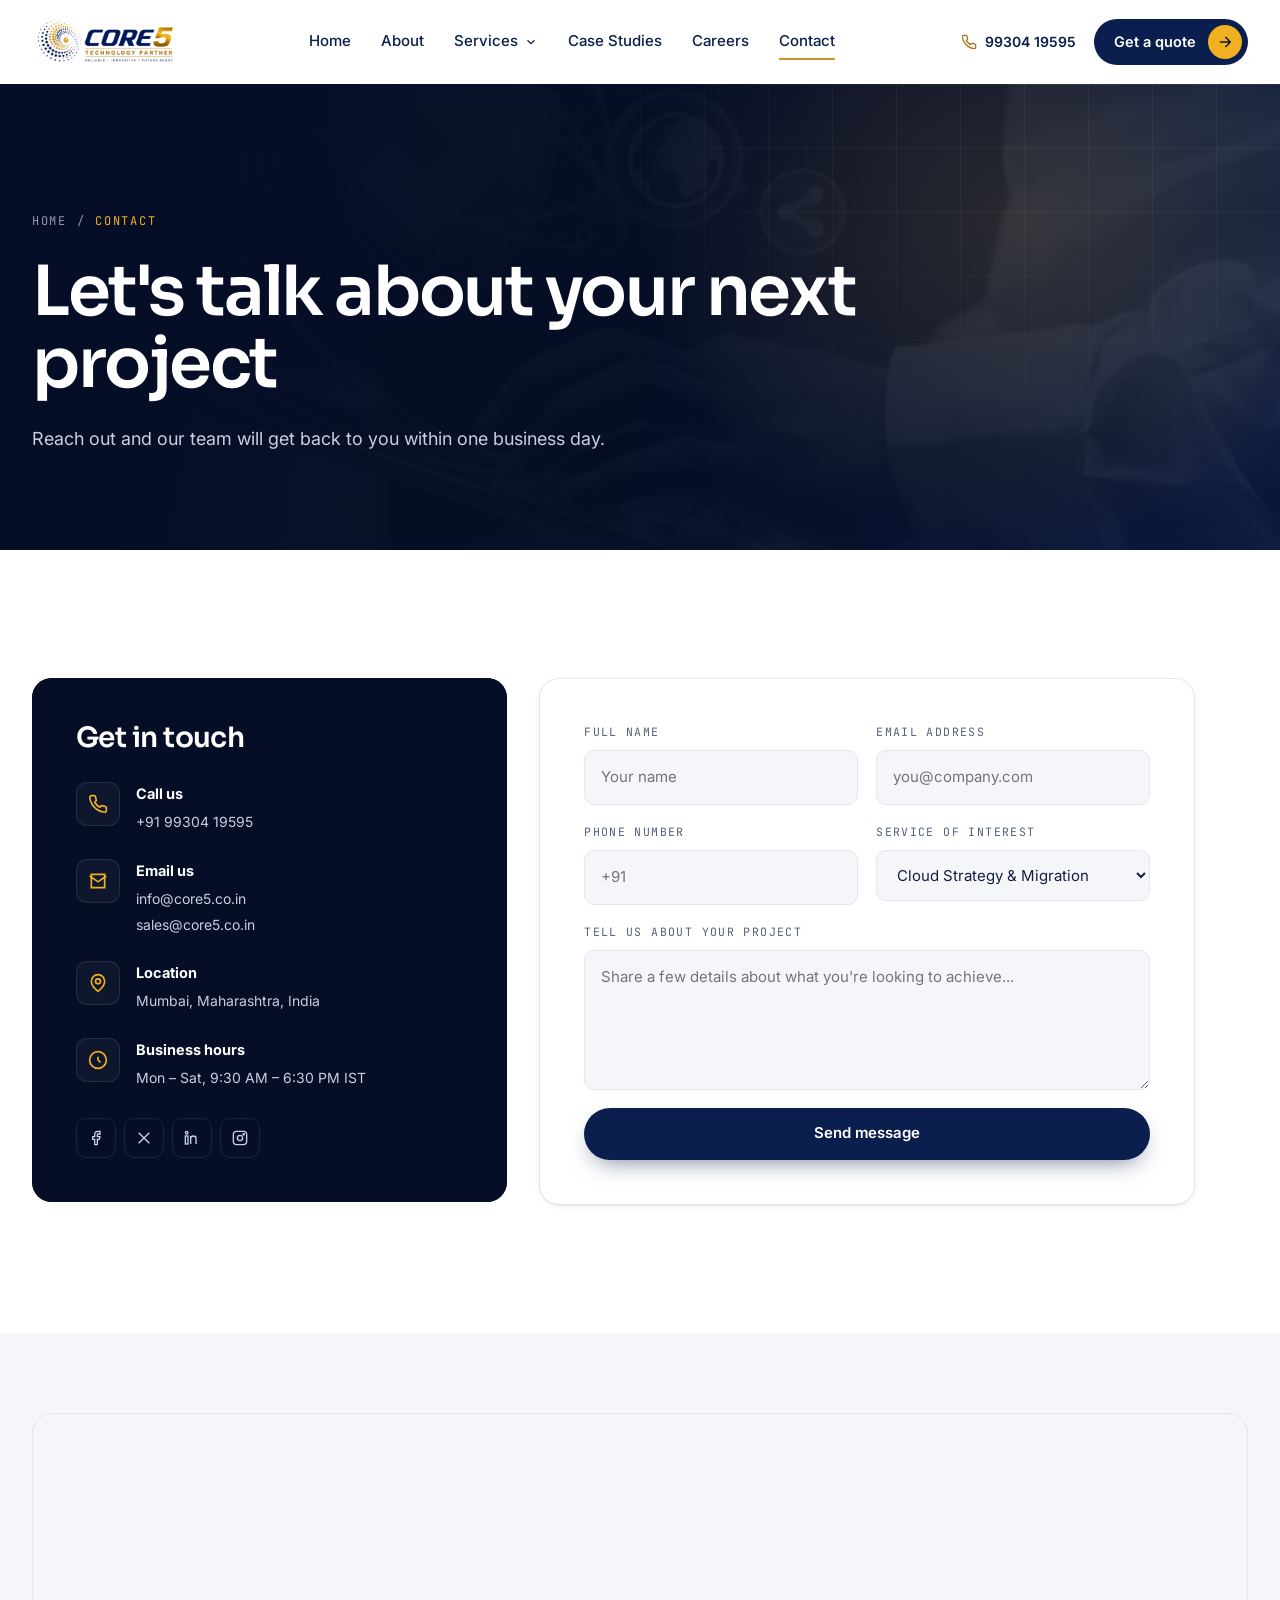
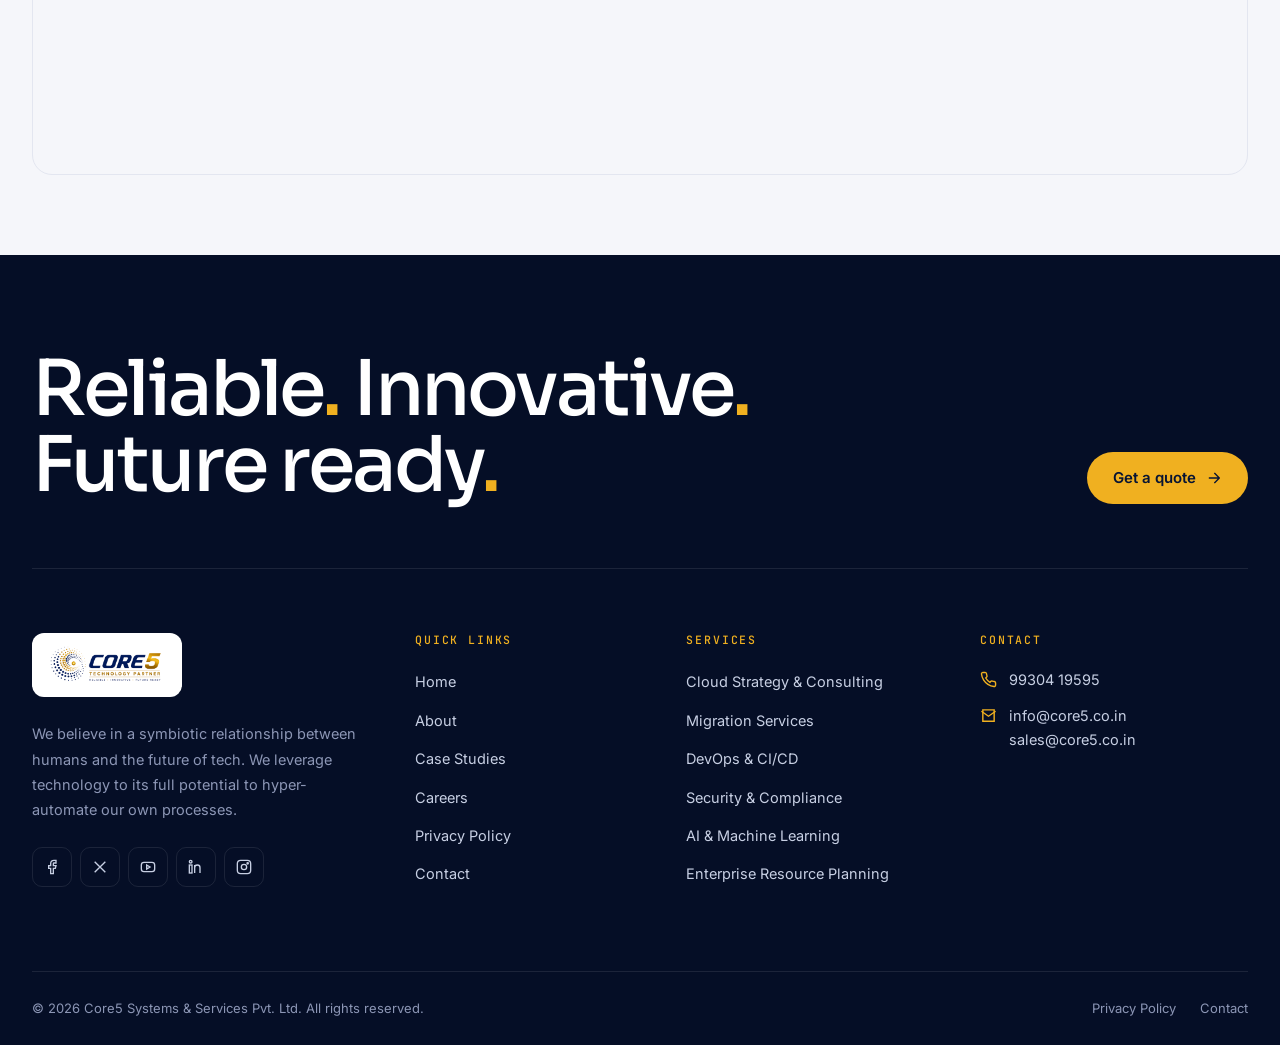
<file: contact.html>
<!DOCTYPE html>
<html lang="en">
<head>
<meta charset="UTF-8">
<meta name="viewport" content="width=device-width, initial-scale=1.0">
<title>Contact Us | Core5 Systems &amp; Services</title>
<meta name="description" content="Get in touch with Core5 Systems & Services for cloud, security, data and AI consulting. Call +91 99304 19595 or email info@core5.co.in.">
<link rel="icon" href="assets/img/logo.png">
<link rel="preconnect" href="https://fonts.googleapis.com">
<link href="https://fonts.googleapis.com/css2?family=Sora:wght@300;400;500;600;700&family=Inter:wght@400;500;600&family=JetBrains+Mono:wght@400;500&display=swap" rel="stylesheet">
<link rel="stylesheet" href="css/style.css">
<script>document.documentElement.classList.add('js')</script>
</head>
<body>

<a class="skip-link" href="#main">Skip to content</a>
<div class="scroll-progress" aria-hidden="true"></div>

<header class="site-header">
  <div class="container">
    <a href="index.html" class="brand"><img src="assets/img/logo.png" alt="Core5 Systems &amp; Services" width="1600" height="575"></a>

    <nav aria-label="Primary">
    <ul class="nav-desktop">
      <li><a href="index.html">Home</a></li>
      <li><a href="about.html">About</a></li>
      <li class="has-dropdown">
        <a href="services.html">Services <svg viewBox="0 0 24 24" fill="none" stroke="currentColor" stroke-width="2"><path d="M6 9l6 6 6-6"/></svg></a>
        <div class="dropdown">
          <div class="dropdown-grid">
            <a href="services.html#cloud"><span class="d-ico" aria-hidden="true"><svg viewBox="0 0 24 24" fill="none" stroke="currentColor" stroke-width="2"><path d="M18 10h-1.26A8 8 0 109 20h9a5 5 0 000-10z"/></svg></span>Cloud &amp; Infrastructure<small>Strategy, migration, managed cloud</small></a>
            <a href="services.html#devops"><span class="d-ico" aria-hidden="true"><svg viewBox="0 0 24 24" fill="none" stroke="currentColor" stroke-width="2"><path d="M16 18l6-6-6-6M8 6l-6 6 6 6"/></svg></span>Development &amp; DevOps<small>Custom software, CI/CD engineering</small></a>
            <a href="services.html#data"><span class="d-ico" aria-hidden="true"><svg viewBox="0 0 24 24" fill="none" stroke="currentColor" stroke-width="2"><path d="M4 19V5M10 19V9M16 19v-7M22 19H2"/></svg></span>Data, Analytics &amp; AI<small>Big data, machine learning, automation</small></a>
            <a href="services.html#security"><span class="d-ico" aria-hidden="true"><svg viewBox="0 0 24 24" fill="none" stroke="currentColor" stroke-width="2"><path d="M12 22s8-4 8-10V5l-8-3-8 3v7c0 6 8 10 8 10z"/></svg></span>Security &amp; Compliance<small>Managed security, risk &amp; audits</small></a>
            <a href="services.html#erp"><span class="d-ico" aria-hidden="true"><svg viewBox="0 0 24 24" fill="none" stroke="currentColor" stroke-width="2"><rect x="3" y="3" width="7" height="7" rx="1.5"/><rect x="14" y="3" width="7" height="7" rx="1.5"/><rect x="3" y="14" width="7" height="7" rx="1.5"/><rect x="14" y="14" width="7" height="7" rx="1.5"/></svg></span>Enterprise Resource Planning<small>Implementation &amp; support</small></a>
            <a href="services.html#staffing"><span class="d-ico" aria-hidden="true"><svg viewBox="0 0 24 24" fill="none" stroke="currentColor" stroke-width="2"><path d="M17 21v-2a4 4 0 00-4-4H5a4 4 0 00-4 4v2M9 11a4 4 0 100-8 4 4 0 000 8zM23 21v-2a4 4 0 00-3-3.87M16 3.13a4 4 0 010 7.75"/></svg></span>Staffing &amp; Support<small>Staff augmentation, IT support</small></a>
          </div>
          <a href="services.html" class="dropdown-foot">View all services <span>6 practices &rarr;</span></a>
        </div>
      </li>
      <li><a href="case-studies.html">Case Studies</a></li>
      <li><a href="careers.html">Careers</a></li>
      <li><a href="contact.html" aria-current="page">Contact</a></li>
    </ul>
    </nav>

    <div class="header-actions">
      <a href="tel:+919930419595" class="header-phone"><svg viewBox="0 0 24 24" fill="none" stroke="currentColor" stroke-width="2"><path d="M22 16.92v3a2 2 0 01-2.18 2 19.79 19.79 0 01-8.63-3.07 19.5 19.5 0 01-6-6 19.79 19.79 0 01-3.07-8.67A2 2 0 014.11 2h3a2 2 0 012 1.72c.127.96.362 1.903.7 2.81a2 2 0 01-.45 2.11L8.09 9.91a16 16 0 006 6l1.27-1.27a2 2 0 012.11-.45c.907.338 1.85.573 2.81.7A2 2 0 0122 16.92z"/></svg>99304 19595</a>
      <a href="contact.html" class="header-quote-btn">
        <span>Get a quote</span>
        <span class="btn-arrow-circle" aria-hidden="true"><svg viewBox="0 0 24 24" fill="none" stroke="currentColor" stroke-width="2" stroke-linecap="round" stroke-linejoin="round"><path d="M5 12h14M13 5l7 7-7 7"/></svg></span>
      </a>
      <button class="nav-toggle" aria-label="Open menu" aria-expanded="false" aria-controls="mobileNav"><span></span></button>
    </div>
  </div>
</header>

<div class="mobile-nav" id="mobileNav" aria-label="Menu">
  <button class="mobile-close" aria-label="Close menu"><svg viewBox="0 0 24 24" fill="none" stroke="currentColor" stroke-width="2"><path d="M18 6L6 18M6 6l12 12"/></svg></button>
  <ul>
    <li><a href="index.html">Home</a></li>
    <li><a href="about.html">About</a></li>
    <li class="has-sub">
      <a href="services.html" aria-expanded="false">Services <svg viewBox="0 0 24 24" fill="none" stroke="currentColor" stroke-width="2"><path d="M6 9l6 6 6-6"/></svg></a>
      <div class="sub">
        <a href="services.html">All services</a>
        <a href="services.html#cloud">Cloud &amp; Infrastructure</a>
        <a href="services.html#devops">Development &amp; DevOps</a>
        <a href="services.html#data">Data, Analytics &amp; AI</a>
        <a href="services.html#security">Security &amp; Compliance</a>
        <a href="services.html#erp">Enterprise Resource Planning</a>
        <a href="services.html#staffing">Staffing &amp; Support</a>
      </div>
    </li>
    <li><a href="case-studies.html">Case Studies</a></li>
    <li><a href="careers.html">Careers</a></li>
    <li><a href="contact.html" aria-current="page">Contact</a></li>
  </ul>
  <div class="mobile-nav-foot">
    <a href="contact.html" class="btn btn-gold">Get a quote <svg viewBox="0 0 24 24" fill="none" stroke="currentColor" stroke-width="2" stroke-linecap="round" stroke-linejoin="round"><path d="M5 12h14M13 5l7 7-7 7"/></svg></a>
    <a href="tel:+919930419595">+91 99304 19595</a>
    <a href="mailto:info@core5.co.in">info@core5.co.in</a>
  </div>
</div>

<main id="main">

<section class="page-banner">
  <div class="page-banner-img"><img src="assets/img/services/security.jpg" alt=""></div>
  <div class="container">
    <div class="breadcrumb"><a href="index.html">Home</a> / <span>Contact</span></div>
    <h1>Let's talk about your next project</h1>
    <p class="lead">Reach out and our team will get back to you within one business day.</p>
  </div>
</section>

<section class="section">
  <div class="container contact-grid">
    <div class="contact-info-card reveal">
      <h3>Get in touch</h3>
      <div class="contact-item">
        <div class="ico"><svg viewBox="0 0 24 24" fill="none" stroke="currentColor" stroke-width="2"><path d="M22 16.92v3a2 2 0 01-2.18 2 19.79 19.79 0 01-8.63-3.07 19.5 19.5 0 01-6-6 19.79 19.79 0 01-3.07-8.67A2 2 0 014.11 2h3a2 2 0 012 1.72c.127.96.362 1.903.7 2.81a2 2 0 01-.45 2.11L8.09 9.91a16 16 0 006 6l1.27-1.27a2 2 0 012.11-.45c.907.338 1.85.573 2.81.7A2 2 0 0122 16.92z"/></svg></div>
        <div><strong>Call us</strong><a href="tel:+919930419595">+91 99304 19595</a></div>
      </div>
      <div class="contact-item">
        <div class="ico"><svg viewBox="0 0 24 24" fill="none" stroke="currentColor" stroke-width="2"><path d="M4 4h16v16H4z"/><path d="M22 6l-10 7L2 6"/></svg></div>
        <div><strong>Email us</strong><a href="mailto:info@core5.co.in">info@core5.co.in</a><br><a href="mailto:sales@core5.co.in">sales@core5.co.in</a></div>
      </div>
      <div class="contact-item">
        <div class="ico"><svg viewBox="0 0 24 24" fill="none" stroke="currentColor" stroke-width="2"><path d="M20 10c0 6-8 12-8 12s-8-6-8-12a8 8 0 0116 0z"/><circle cx="12" cy="10" r="3"/></svg></div>
        <div><strong>Location</strong><span>Mumbai, Maharashtra, India</span></div>
      </div>
      <div class="contact-item">
        <div class="ico"><svg viewBox="0 0 24 24" fill="none" stroke="currentColor" stroke-width="2"><path d="M12 8v4l3 3M12 2a10 10 0 100 20 10 10 0 000-20z"/></svg></div>
        <div><strong>Business hours</strong><span>Mon – Sat, 9:30 AM – 6:30 PM IST</span></div>
      </div>
      <div class="footer-social" style="margin-top:28px;">
        <a href="#" aria-label="Facebook"><svg viewBox="0 0 24 24" fill="none" stroke="currentColor" stroke-width="2"><path d="M18 2h-3a5 5 0 00-5 5v3H7v4h3v8h4v-8h3l1-4h-4V7a1 1 0 011-1h3z"/></svg></a>
        <a href="#" aria-label="X / Twitter"><svg viewBox="0 0 24 24" fill="none" stroke="currentColor" stroke-width="2"><path d="M4 4l16 16M20 4L4 20"/></svg></a>
        <a href="#" aria-label="LinkedIn"><svg viewBox="0 0 24 24" fill="none" stroke="currentColor" stroke-width="2"><rect x="2" y="9" width="4" height="12"/><circle cx="4" cy="4" r="2"/><path d="M10 9v12M10 13a4 4 0 018 0v8"/></svg></a>
        <a href="#" aria-label="Instagram"><svg viewBox="0 0 24 24" fill="none" stroke="currentColor" stroke-width="2"><rect x="2" y="2" width="20" height="20" rx="5"/><circle cx="12" cy="12" r="4"/><circle cx="17.5" cy="6.5" r="1"/></svg></a>
      </div>
    </div>

    <div class="reveal">
      <form class="form-card contact-form">
        <div class="form-row">
          <div class="form-group">
            <label for="name">Full name</label>
            <input type="text" id="name" placeholder="Your name" required>
          </div>
          <div class="form-group">
            <label for="email">Email address</label>
            <input type="email" id="email" placeholder="you@company.com" required>
          </div>
        </div>
        <div class="form-row">
          <div class="form-group">
            <label for="phone">Phone number</label>
            <input type="tel" id="phone" placeholder="+91 ">
          </div>
          <div class="form-group">
            <label for="service">Service of interest</label>
            <select id="service">
              <option>Cloud Strategy &amp; Migration</option>
              <option>DevOps &amp; Engineering</option>
              <option>Data, Analytics &amp; AI</option>
              <option>Security &amp; Compliance</option>
              <option>ERP</option>
              <option>Staffing &amp; Support</option>
              <option>Something else</option>
            </select>
          </div>
        </div>
        <div class="form-row">
          <div class="form-group full">
            <label for="message">Tell us about your project</label>
            <textarea id="message" placeholder="Share a few details about what you're looking to achieve..." required></textarea>
          </div>
        </div>
        <button type="submit" class="btn btn-primary btn-magnetic" style="width:100%;justify-content:center;">Send message</button>
      </form>
    </div>
  </div>
</section>

<section class="section-tight bg-mist">
  <div class="container">
    <div class="map-wrap">
      <iframe src="https://www.google.com/maps?q=Mumbai,Maharashtra,India&output=embed" loading="lazy" referrerpolicy="no-referrer-when-downgrade" title="Core5 Systems & Services location"></iframe>
    </div>
  </div>
</section>

</main>

<footer class="site-footer">
  <div class="container">
    <div class="footer-statement">
      <p>Reliable<i>.</i> Innovative<i>.</i><br>Future ready<i>.</i></p>
      <a href="contact.html" class="btn btn-gold">Get a quote <svg viewBox="0 0 24 24" fill="none" stroke="currentColor" stroke-width="2" stroke-linecap="round" stroke-linejoin="round"><path d="M5 12h14M13 5l7 7-7 7"/></svg></a>
    </div>
    <div class="footer-top">
      <div class="footer-brand">
        <img src="assets/img/logo.png" alt="Core5 Systems &amp; Services" width="1600" height="575" loading="lazy">
        <p>We believe in a symbiotic relationship between humans and the future of tech. We leverage technology to its full potential to hyper-automate our own processes.</p>
        <div class="footer-social">
          <a href="#" aria-label="Facebook"><svg viewBox="0 0 24 24" fill="none" stroke="currentColor" stroke-width="2"><path d="M18 2h-3a5 5 0 00-5 5v3H7v4h3v8h4v-8h3l1-4h-4V7a1 1 0 011-1h3z"/></svg></a>
          <a href="#" aria-label="X / Twitter"><svg viewBox="0 0 24 24" fill="none" stroke="currentColor" stroke-width="2"><path d="M4 4l16 16M20 4L4 20"/></svg></a>
          <a href="#" aria-label="YouTube"><svg viewBox="0 0 24 24" fill="none" stroke="currentColor" stroke-width="2"><rect x="2" y="5" width="20" height="14" rx="4"/><path d="M10 9l5 3-5 3z"/></svg></a>
          <a href="#" aria-label="LinkedIn"><svg viewBox="0 0 24 24" fill="none" stroke="currentColor" stroke-width="2"><rect x="2" y="9" width="4" height="12"/><circle cx="4" cy="4" r="2"/><path d="M10 9v12M10 13a4 4 0 018 0v8"/></svg></a>
          <a href="#" aria-label="Instagram"><svg viewBox="0 0 24 24" fill="none" stroke="currentColor" stroke-width="2"><rect x="2" y="2" width="20" height="20" rx="5"/><circle cx="12" cy="12" r="4"/><circle cx="17.5" cy="6.5" r="1"/></svg></a>
        </div>
      </div>
      <div class="footer-col">
        <h5>Quick Links</h5>
        <ul>
          <li><a href="index.html">Home</a></li>
          <li><a href="about.html">About</a></li>
          <li><a href="case-studies.html">Case Studies</a></li>
          <li><a href="careers.html">Careers</a></li>
          <li><a href="privacy.html">Privacy Policy</a></li>
          <li><a href="contact.html">Contact</a></li>
        </ul>
      </div>
      <div class="footer-col">
        <h5>Services</h5>
        <ul>
          <li><a href="services.html#cloud">Cloud Strategy &amp; Consulting</a></li>
          <li><a href="services.html#cloud">Migration Services</a></li>
          <li><a href="services.html#devops">DevOps &amp; CI/CD</a></li>
          <li><a href="services.html#security">Security &amp; Compliance</a></li>
          <li><a href="services.html#data">AI &amp; Machine Learning</a></li>
          <li><a href="services.html#erp">Enterprise Resource Planning</a></li>
        </ul>
      </div>
      <div class="footer-col">
        <h5>Contact</h5>
        <ul class="footer-contact">
          <li><svg viewBox="0 0 24 24" fill="none" stroke="currentColor" stroke-width="2"><path d="M22 16.92v3a2 2 0 01-2.18 2 19.79 19.79 0 01-8.63-3.07 19.5 19.5 0 01-6-6 19.79 19.79 0 01-3.07-8.67A2 2 0 014.11 2h3a2 2 0 012 1.72c.127.96.362 1.903.7 2.81a2 2 0 01-.45 2.11L8.09 9.91a16 16 0 006 6l1.27-1.27a2 2 0 012.11-.45c.907.338 1.85.573 2.81.7A2 2 0 0122 16.92z"/></svg><a href="tel:+919930419595">99304 19595</a></li>
          <li><svg viewBox="0 0 24 24" fill="none" stroke="currentColor" stroke-width="2"><path d="M4 4h16v16H4z"/><path d="M22 6l-10 7L2 6"/></svg><span><a href="mailto:info@core5.co.in">info@core5.co.in</a><br><a href="mailto:sales@core5.co.in">sales@core5.co.in</a></span></li>
        </ul>
      </div>
    </div>
    <div class="footer-bottom">
      <p>&copy; <span class="year"></span> Core5 Systems &amp; Services Pvt. Ltd. All rights reserved.</p>
      <div class="footer-bottom-links">
        <a href="privacy.html">Privacy Policy</a>
        <a href="contact.html">Contact</a>
      </div>
    </div>
  </div>
</footer>

<button class="back-top" aria-label="Back to top">
  <svg viewBox="0 0 24 24" fill="none" stroke="currentColor" stroke-width="2"><path d="M18 15l-6-6-6 6"/></svg>
</button>

<script src="js/main.js"></script>
<script>document.querySelector('.back-top').addEventListener('click', function(){ window.scrollTo({top:0, behavior:'smooth'}); });</script>
</body>
</html>
</file>
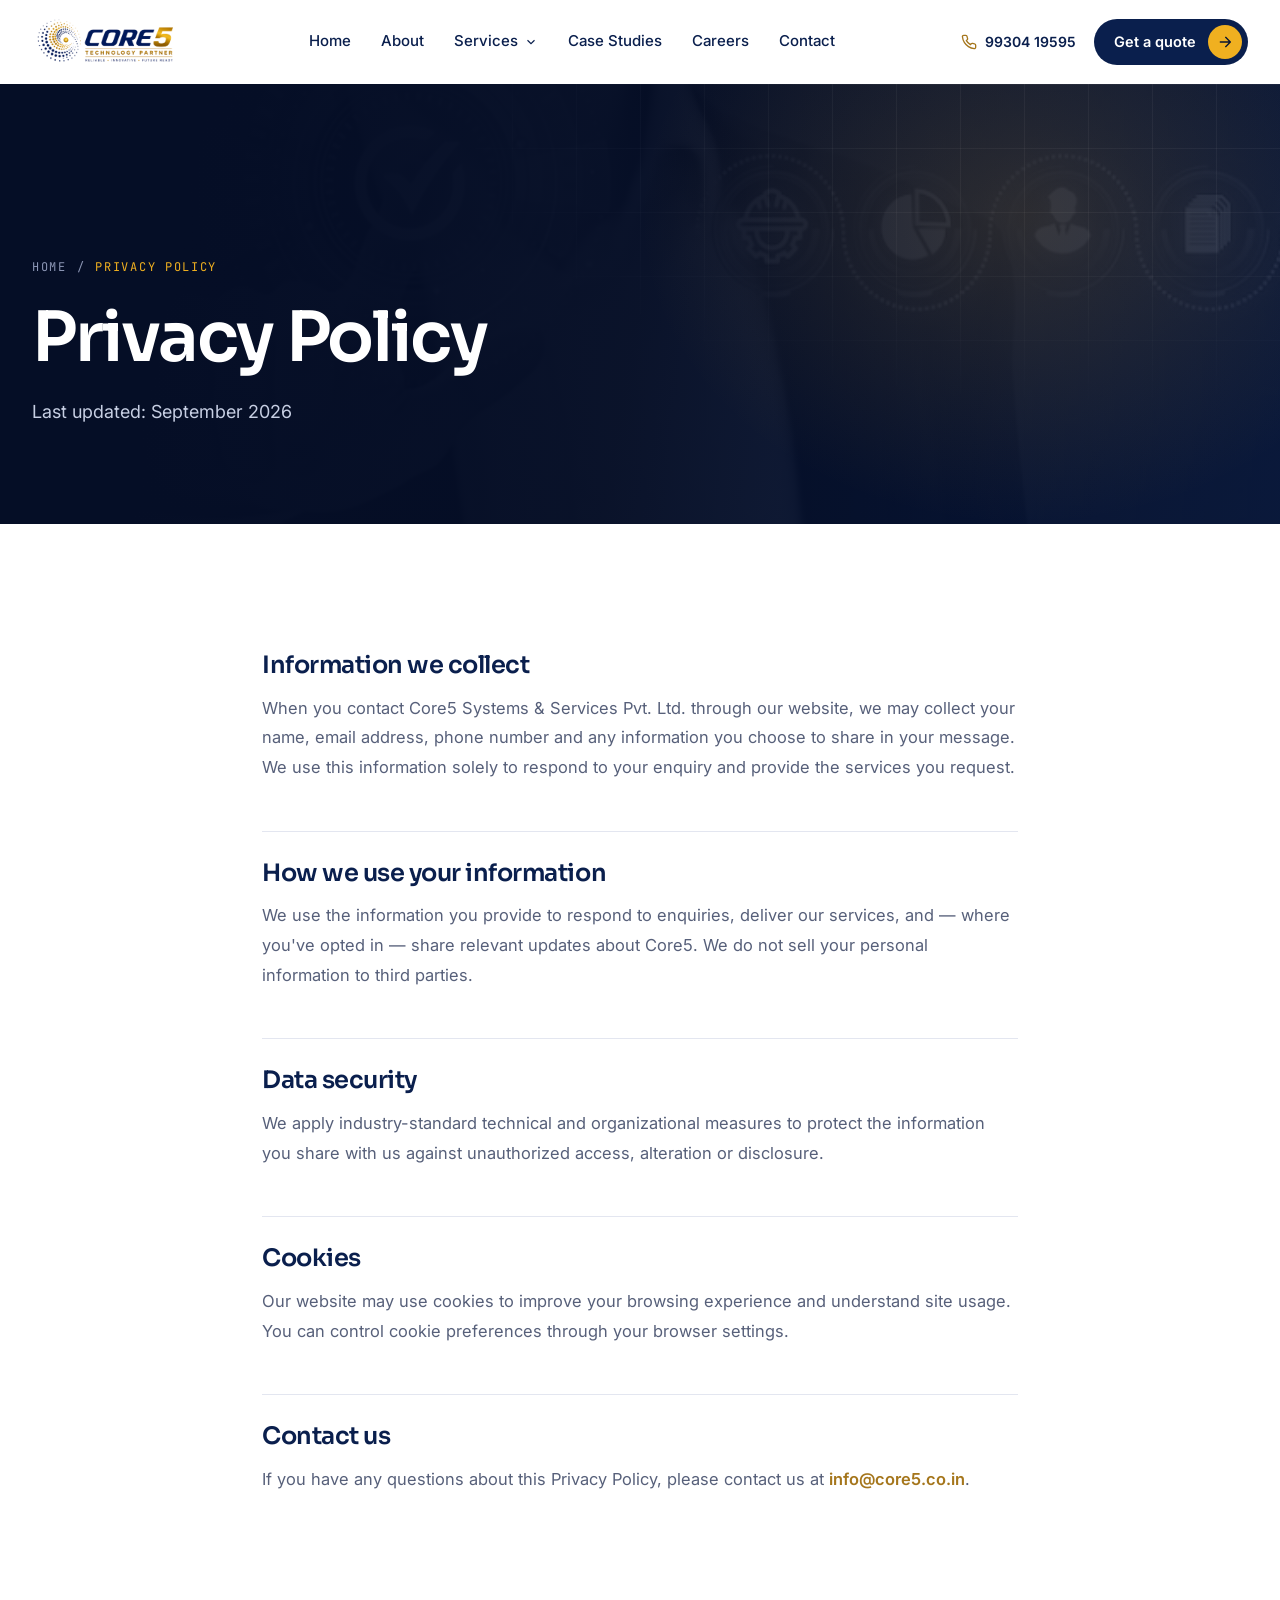
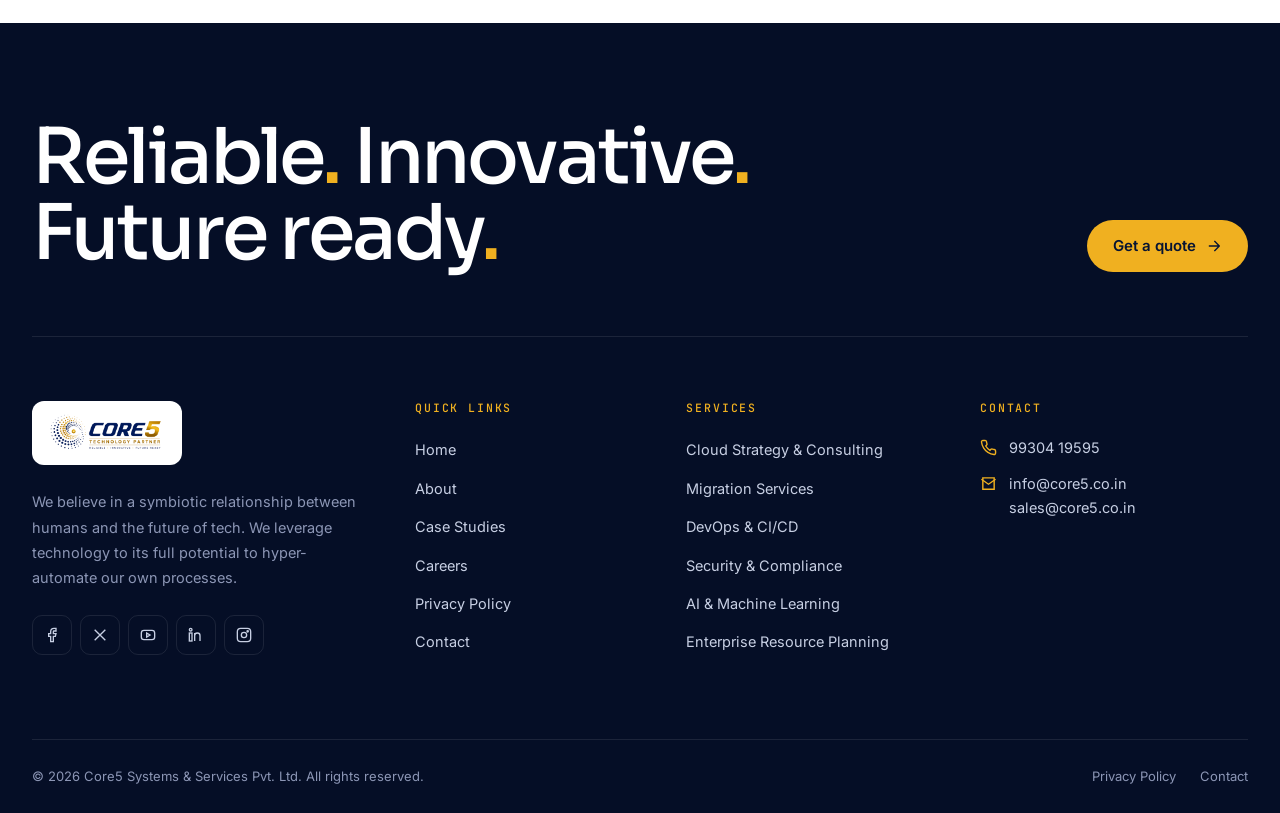
<file: privacy.html>
<!DOCTYPE html>
<html lang="en">
<head>
<meta charset="UTF-8">
<meta name="viewport" content="width=device-width, initial-scale=1.0">
<title>Privacy Policy | Core5 Systems &amp; Services</title>
<meta name="description" content="Privacy Policy for Core5 Systems & Services Pvt. Ltd.">
<link rel="icon" href="assets/img/logo.png">
<link rel="preconnect" href="https://fonts.googleapis.com">
<link href="https://fonts.googleapis.com/css2?family=Sora:wght@300;400;500;600;700&family=Inter:wght@400;500;600&family=JetBrains+Mono:wght@400;500&display=swap" rel="stylesheet">
<link rel="stylesheet" href="css/style.css">
<script>document.documentElement.classList.add('js')</script>
</head>
<body>

<a class="skip-link" href="#main">Skip to content</a>
<div class="scroll-progress" aria-hidden="true"></div>

<header class="site-header">
  <div class="container">
    <a href="index.html" class="brand"><img src="assets/img/logo.png" alt="Core5 Systems &amp; Services" width="1600" height="575"></a>

    <nav aria-label="Primary">
    <ul class="nav-desktop">
      <li><a href="index.html">Home</a></li>
      <li><a href="about.html">About</a></li>
      <li class="has-dropdown">
        <a href="services.html">Services <svg viewBox="0 0 24 24" fill="none" stroke="currentColor" stroke-width="2"><path d="M6 9l6 6 6-6"/></svg></a>
        <div class="dropdown">
          <div class="dropdown-grid">
            <a href="services.html#cloud"><span class="d-ico" aria-hidden="true"><svg viewBox="0 0 24 24" fill="none" stroke="currentColor" stroke-width="2"><path d="M18 10h-1.26A8 8 0 109 20h9a5 5 0 000-10z"/></svg></span>Cloud &amp; Infrastructure<small>Strategy, migration, managed cloud</small></a>
            <a href="services.html#devops"><span class="d-ico" aria-hidden="true"><svg viewBox="0 0 24 24" fill="none" stroke="currentColor" stroke-width="2"><path d="M16 18l6-6-6-6M8 6l-6 6 6 6"/></svg></span>Development &amp; DevOps<small>Custom software, CI/CD engineering</small></a>
            <a href="services.html#data"><span class="d-ico" aria-hidden="true"><svg viewBox="0 0 24 24" fill="none" stroke="currentColor" stroke-width="2"><path d="M4 19V5M10 19V9M16 19v-7M22 19H2"/></svg></span>Data, Analytics &amp; AI<small>Big data, machine learning, automation</small></a>
            <a href="services.html#security"><span class="d-ico" aria-hidden="true"><svg viewBox="0 0 24 24" fill="none" stroke="currentColor" stroke-width="2"><path d="M12 22s8-4 8-10V5l-8-3-8 3v7c0 6 8 10 8 10z"/></svg></span>Security &amp; Compliance<small>Managed security, risk &amp; audits</small></a>
            <a href="services.html#erp"><span class="d-ico" aria-hidden="true"><svg viewBox="0 0 24 24" fill="none" stroke="currentColor" stroke-width="2"><rect x="3" y="3" width="7" height="7" rx="1.5"/><rect x="14" y="3" width="7" height="7" rx="1.5"/><rect x="3" y="14" width="7" height="7" rx="1.5"/><rect x="14" y="14" width="7" height="7" rx="1.5"/></svg></span>Enterprise Resource Planning<small>Implementation &amp; support</small></a>
            <a href="services.html#staffing"><span class="d-ico" aria-hidden="true"><svg viewBox="0 0 24 24" fill="none" stroke="currentColor" stroke-width="2"><path d="M17 21v-2a4 4 0 00-4-4H5a4 4 0 00-4 4v2M9 11a4 4 0 100-8 4 4 0 000 8zM23 21v-2a4 4 0 00-3-3.87M16 3.13a4 4 0 010 7.75"/></svg></span>Staffing &amp; Support<small>Staff augmentation, IT support</small></a>
          </div>
          <a href="services.html" class="dropdown-foot">View all services <span>6 practices &rarr;</span></a>
        </div>
      </li>
      <li><a href="case-studies.html">Case Studies</a></li>
      <li><a href="careers.html">Careers</a></li>
      <li><a href="contact.html">Contact</a></li>
    </ul>
    </nav>

    <div class="header-actions">
      <a href="tel:+919930419595" class="header-phone"><svg viewBox="0 0 24 24" fill="none" stroke="currentColor" stroke-width="2"><path d="M22 16.92v3a2 2 0 01-2.18 2 19.79 19.79 0 01-8.63-3.07 19.5 19.5 0 01-6-6 19.79 19.79 0 01-3.07-8.67A2 2 0 014.11 2h3a2 2 0 012 1.72c.127.96.362 1.903.7 2.81a2 2 0 01-.45 2.11L8.09 9.91a16 16 0 006 6l1.27-1.27a2 2 0 012.11-.45c.907.338 1.85.573 2.81.7A2 2 0 0122 16.92z"/></svg>99304 19595</a>
      <a href="contact.html" class="header-quote-btn">
        <span>Get a quote</span>
        <span class="btn-arrow-circle" aria-hidden="true"><svg viewBox="0 0 24 24" fill="none" stroke="currentColor" stroke-width="2" stroke-linecap="round" stroke-linejoin="round"><path d="M5 12h14M13 5l7 7-7 7"/></svg></span>
      </a>
      <button class="nav-toggle" aria-label="Open menu" aria-expanded="false" aria-controls="mobileNav"><span></span></button>
    </div>
  </div>
</header>

<div class="mobile-nav" id="mobileNav" aria-label="Menu">
  <button class="mobile-close" aria-label="Close menu"><svg viewBox="0 0 24 24" fill="none" stroke="currentColor" stroke-width="2"><path d="M18 6L6 18M6 6l12 12"/></svg></button>
  <ul>
    <li><a href="index.html">Home</a></li>
    <li><a href="about.html">About</a></li>
    <li class="has-sub">
      <a href="services.html" aria-expanded="false">Services <svg viewBox="0 0 24 24" fill="none" stroke="currentColor" stroke-width="2"><path d="M6 9l6 6 6-6"/></svg></a>
      <div class="sub">
        <a href="services.html">All services</a>
        <a href="services.html#cloud">Cloud &amp; Infrastructure</a>
        <a href="services.html#devops">Development &amp; DevOps</a>
        <a href="services.html#data">Data, Analytics &amp; AI</a>
        <a href="services.html#security">Security &amp; Compliance</a>
        <a href="services.html#erp">Enterprise Resource Planning</a>
        <a href="services.html#staffing">Staffing &amp; Support</a>
      </div>
    </li>
    <li><a href="case-studies.html">Case Studies</a></li>
    <li><a href="careers.html">Careers</a></li>
    <li><a href="contact.html">Contact</a></li>
  </ul>
  <div class="mobile-nav-foot">
    <a href="contact.html" class="btn btn-gold">Get a quote <svg viewBox="0 0 24 24" fill="none" stroke="currentColor" stroke-width="2" stroke-linecap="round" stroke-linejoin="round"><path d="M5 12h14M13 5l7 7-7 7"/></svg></a>
    <a href="tel:+919930419595">+91 99304 19595</a>
    <a href="mailto:info@core5.co.in">info@core5.co.in</a>
  </div>
</div>

<main id="main">

<section class="page-banner">
  <div class="page-banner-img"><img src="assets/img/services/managed-services.jpg" alt=""></div>
  <div class="container">
    <div class="breadcrumb"><a href="index.html">Home</a> / <span>Privacy Policy</span></div>
    <h1>Privacy Policy</h1>
    <p class="lead">Last updated: September 2026</p>
  </div>
</section>

<section class="section">
  <div class="container" style="max-width:820px;">
    <div class="reveal prose">
      <h2>Information we collect</h2>
      <p>When you contact Core5 Systems &amp; Services Pvt. Ltd. through our website, we may collect your name, email address, phone number and any information you choose to share in your message. We use this information solely to respond to your enquiry and provide the services you request.</p>

      <h2>How we use your information</h2>
      <p>We use the information you provide to respond to enquiries, deliver our services, and — where you've opted in — share relevant updates about Core5. We do not sell your personal information to third parties.</p>

      <h2>Data security</h2>
      <p>We apply industry-standard technical and organizational measures to protect the information you share with us against unauthorized access, alteration or disclosure.</p>

      <h2>Cookies</h2>
      <p>Our website may use cookies to improve your browsing experience and understand site usage. You can control cookie preferences through your browser settings.</p>

      <h2>Contact us</h2>
      <p>If you have any questions about this Privacy Policy, please contact us at <a href="mailto:info@core5.co.in">info@core5.co.in</a>.</p>
    </div>
  </div>
</section>

</main>

<footer class="site-footer">
  <div class="container">
    <div class="footer-statement">
      <p>Reliable<i>.</i> Innovative<i>.</i><br>Future ready<i>.</i></p>
      <a href="contact.html" class="btn btn-gold">Get a quote <svg viewBox="0 0 24 24" fill="none" stroke="currentColor" stroke-width="2" stroke-linecap="round" stroke-linejoin="round"><path d="M5 12h14M13 5l7 7-7 7"/></svg></a>
    </div>
    <div class="footer-top">
      <div class="footer-brand">
        <img src="assets/img/logo.png" alt="Core5 Systems &amp; Services" width="1600" height="575" loading="lazy">
        <p>We believe in a symbiotic relationship between humans and the future of tech. We leverage technology to its full potential to hyper-automate our own processes.</p>
        <div class="footer-social">
          <a href="#" aria-label="Facebook"><svg viewBox="0 0 24 24" fill="none" stroke="currentColor" stroke-width="2"><path d="M18 2h-3a5 5 0 00-5 5v3H7v4h3v8h4v-8h3l1-4h-4V7a1 1 0 011-1h3z"/></svg></a>
          <a href="#" aria-label="X / Twitter"><svg viewBox="0 0 24 24" fill="none" stroke="currentColor" stroke-width="2"><path d="M4 4l16 16M20 4L4 20"/></svg></a>
          <a href="#" aria-label="YouTube"><svg viewBox="0 0 24 24" fill="none" stroke="currentColor" stroke-width="2"><rect x="2" y="5" width="20" height="14" rx="4"/><path d="M10 9l5 3-5 3z"/></svg></a>
          <a href="#" aria-label="LinkedIn"><svg viewBox="0 0 24 24" fill="none" stroke="currentColor" stroke-width="2"><rect x="2" y="9" width="4" height="12"/><circle cx="4" cy="4" r="2"/><path d="M10 9v12M10 13a4 4 0 018 0v8"/></svg></a>
          <a href="#" aria-label="Instagram"><svg viewBox="0 0 24 24" fill="none" stroke="currentColor" stroke-width="2"><rect x="2" y="2" width="20" height="20" rx="5"/><circle cx="12" cy="12" r="4"/><circle cx="17.5" cy="6.5" r="1"/></svg></a>
        </div>
      </div>
      <div class="footer-col">
        <h5>Quick Links</h5>
        <ul>
          <li><a href="index.html">Home</a></li>
          <li><a href="about.html">About</a></li>
          <li><a href="case-studies.html">Case Studies</a></li>
          <li><a href="careers.html">Careers</a></li>
          <li><a href="privacy.html">Privacy Policy</a></li>
          <li><a href="contact.html">Contact</a></li>
        </ul>
      </div>
      <div class="footer-col">
        <h5>Services</h5>
        <ul>
          <li><a href="services.html#cloud">Cloud Strategy &amp; Consulting</a></li>
          <li><a href="services.html#cloud">Migration Services</a></li>
          <li><a href="services.html#devops">DevOps &amp; CI/CD</a></li>
          <li><a href="services.html#security">Security &amp; Compliance</a></li>
          <li><a href="services.html#data">AI &amp; Machine Learning</a></li>
          <li><a href="services.html#erp">Enterprise Resource Planning</a></li>
        </ul>
      </div>
      <div class="footer-col">
        <h5>Contact</h5>
        <ul class="footer-contact">
          <li><svg viewBox="0 0 24 24" fill="none" stroke="currentColor" stroke-width="2"><path d="M22 16.92v3a2 2 0 01-2.18 2 19.79 19.79 0 01-8.63-3.07 19.5 19.5 0 01-6-6 19.79 19.79 0 01-3.07-8.67A2 2 0 014.11 2h3a2 2 0 012 1.72c.127.96.362 1.903.7 2.81a2 2 0 01-.45 2.11L8.09 9.91a16 16 0 006 6l1.27-1.27a2 2 0 012.11-.45c.907.338 1.85.573 2.81.7A2 2 0 0122 16.92z"/></svg><a href="tel:+919930419595">99304 19595</a></li>
          <li><svg viewBox="0 0 24 24" fill="none" stroke="currentColor" stroke-width="2"><path d="M4 4h16v16H4z"/><path d="M22 6l-10 7L2 6"/></svg><span><a href="mailto:info@core5.co.in">info@core5.co.in</a><br><a href="mailto:sales@core5.co.in">sales@core5.co.in</a></span></li>
        </ul>
      </div>
    </div>
    <div class="footer-bottom">
      <p>&copy; <span class="year"></span> Core5 Systems &amp; Services Pvt. Ltd. All rights reserved.</p>
      <div class="footer-bottom-links">
        <a href="privacy.html">Privacy Policy</a>
        <a href="contact.html">Contact</a>
      </div>
    </div>
  </div>
</footer>

<button class="back-top" aria-label="Back to top">
  <svg viewBox="0 0 24 24" fill="none" stroke="currentColor" stroke-width="2"><path d="M18 15l-6-6-6 6"/></svg>
</button>

<script src="js/main.js"></script>
<script>document.querySelector('.back-top').addEventListener('click', function(){ window.scrollTo({top:0, behavior:'smooth'}); });</script>
</body>
</html>
</file>
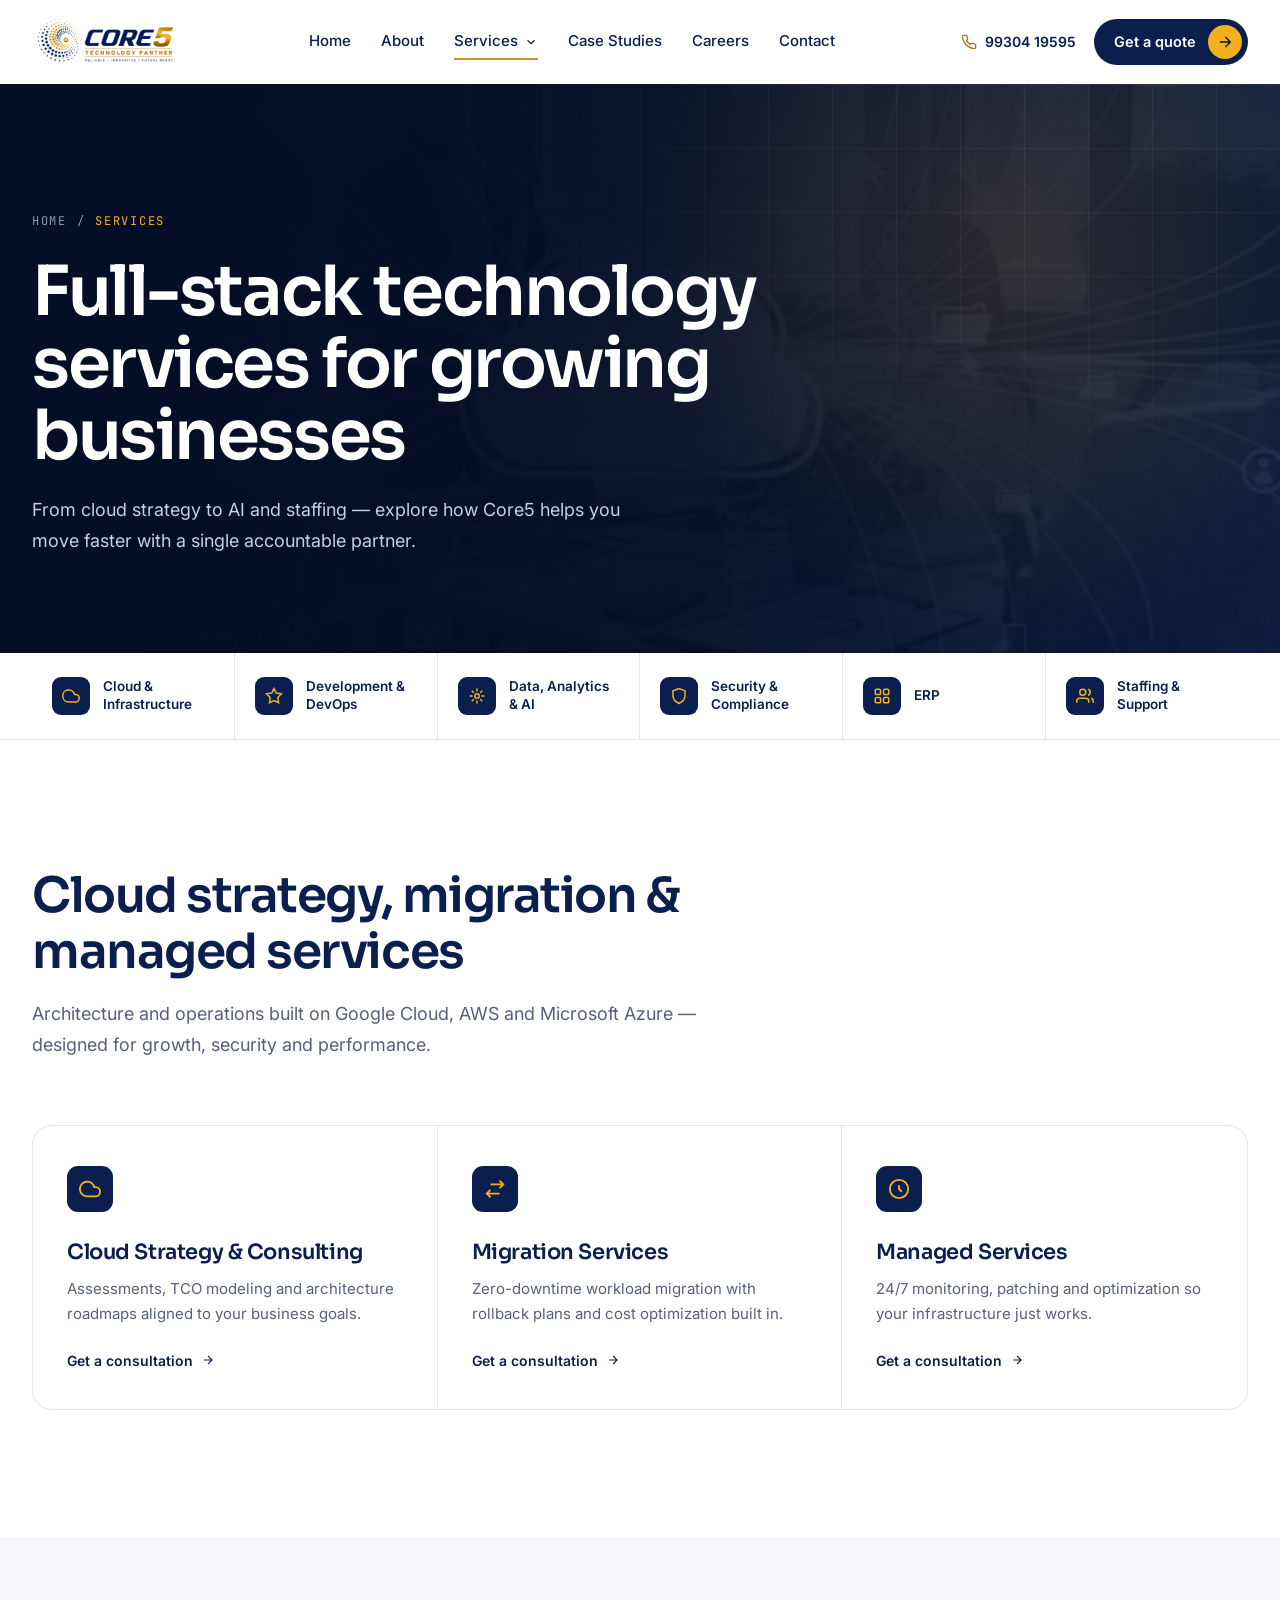
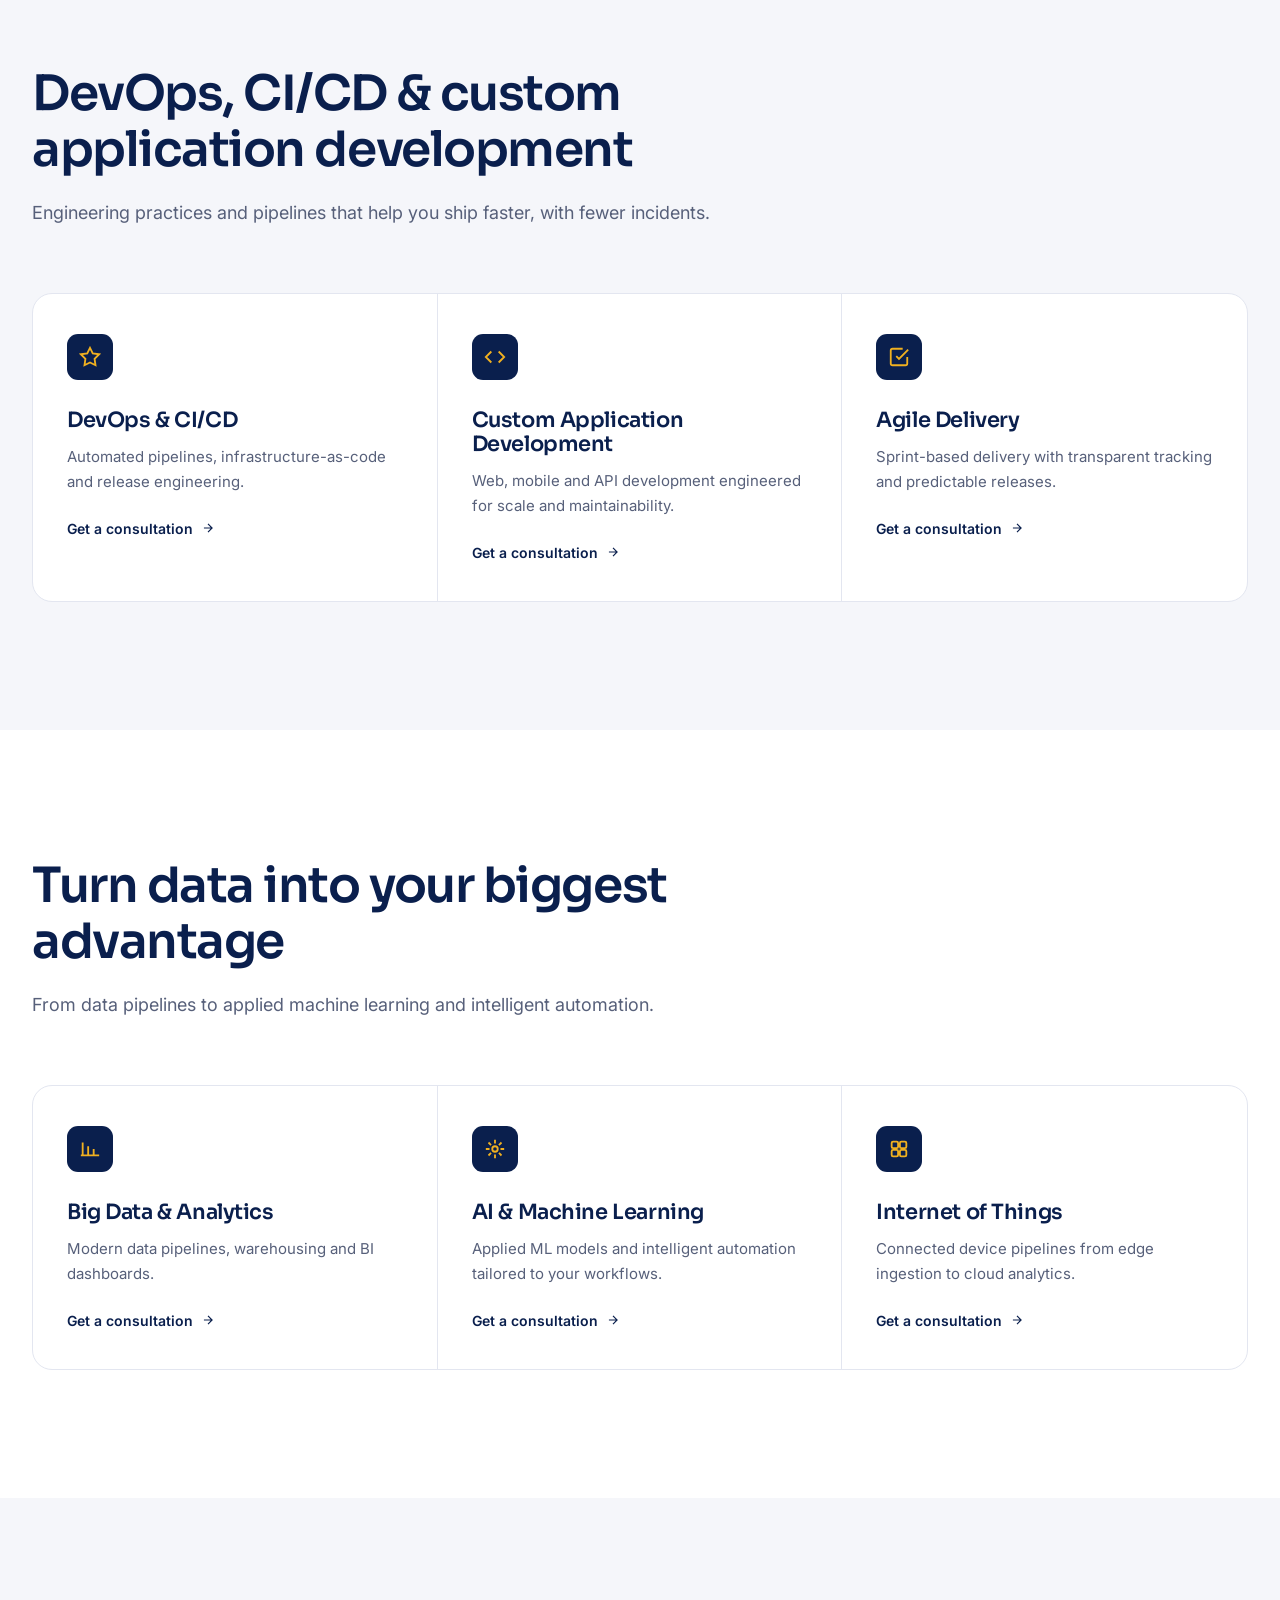
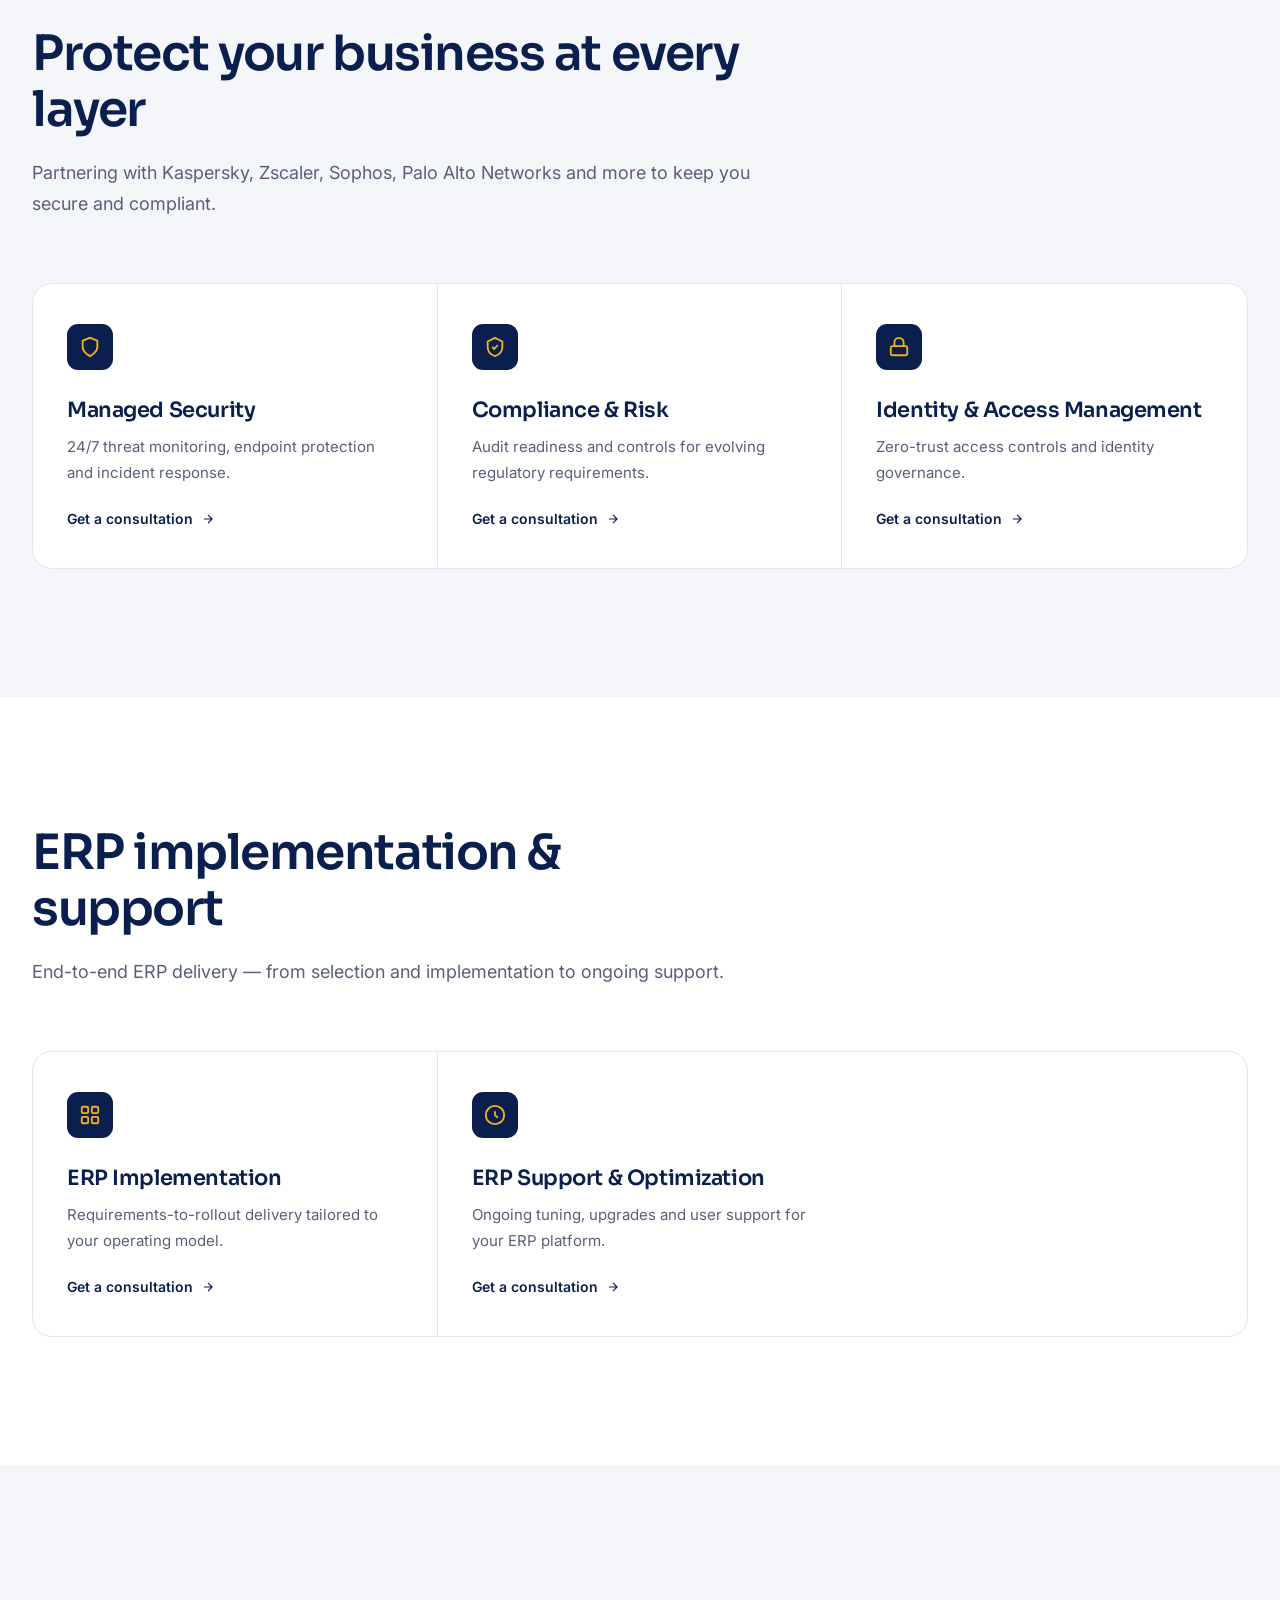
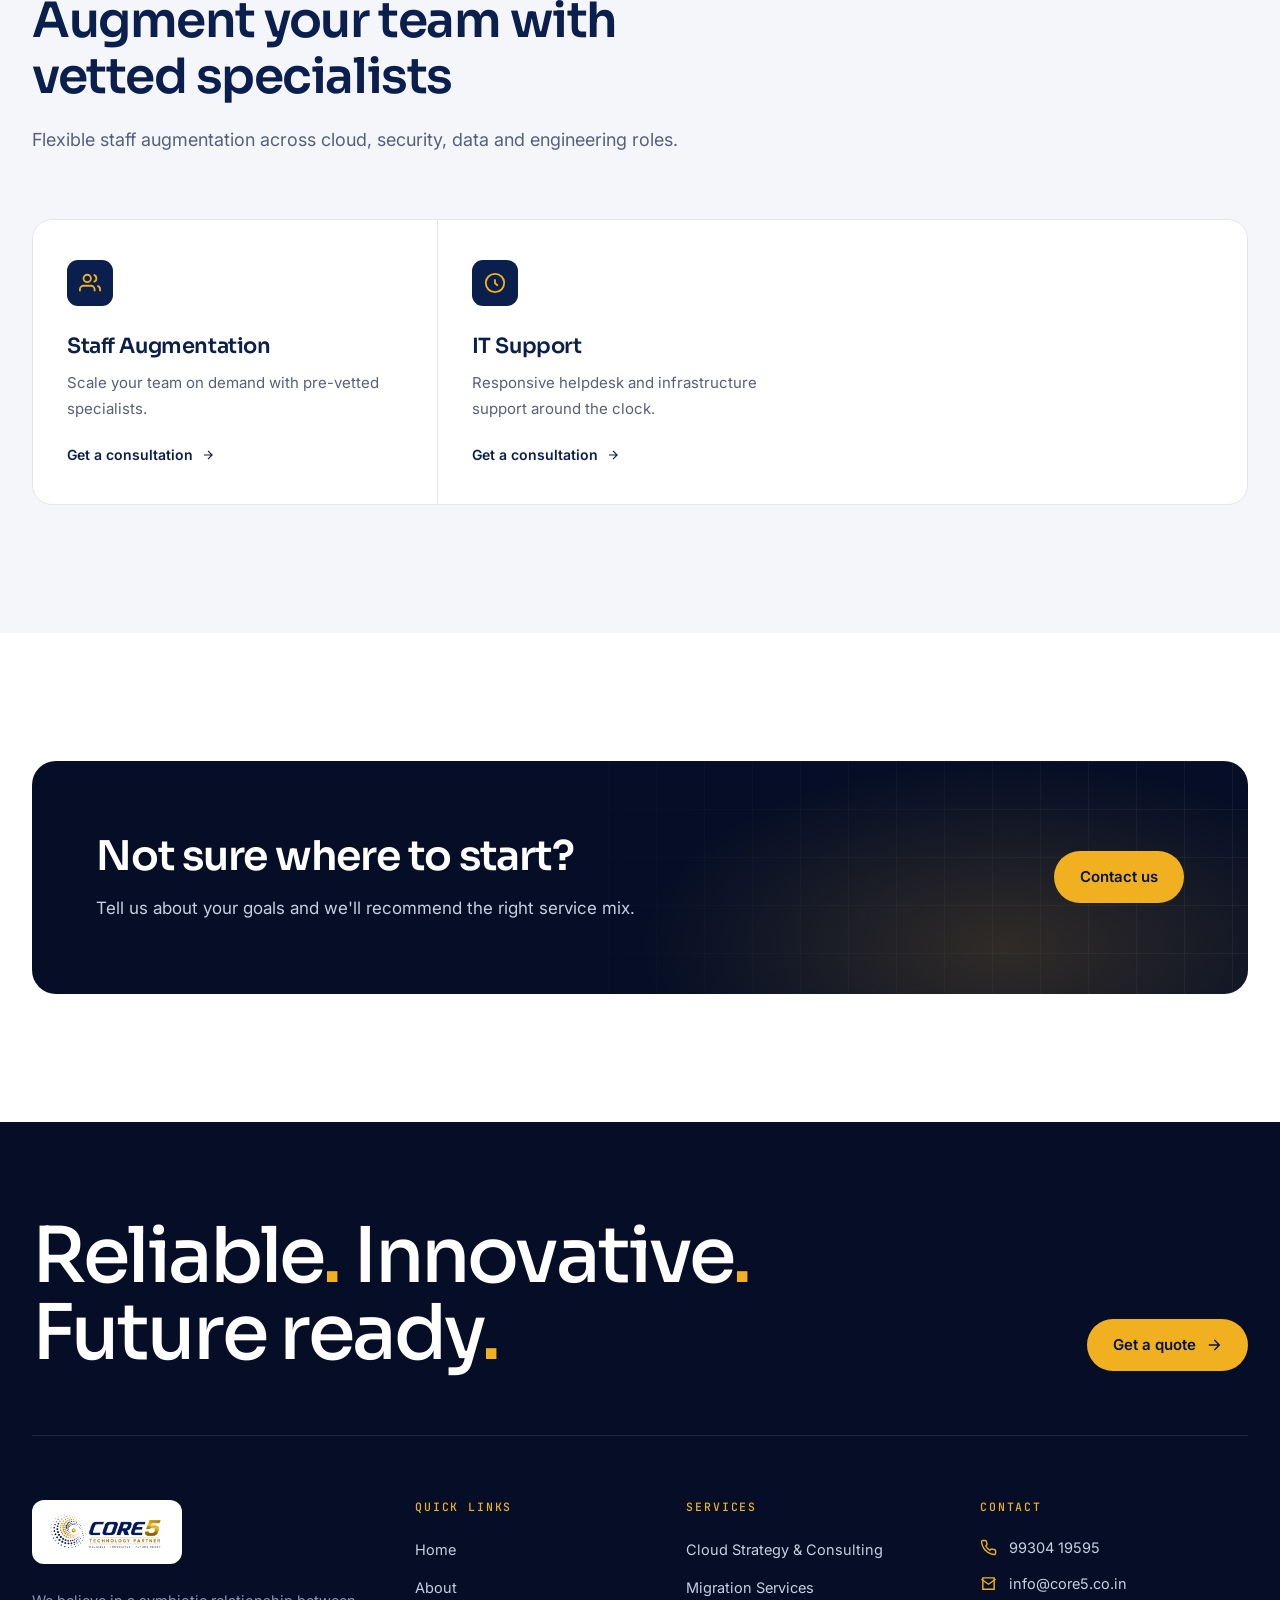
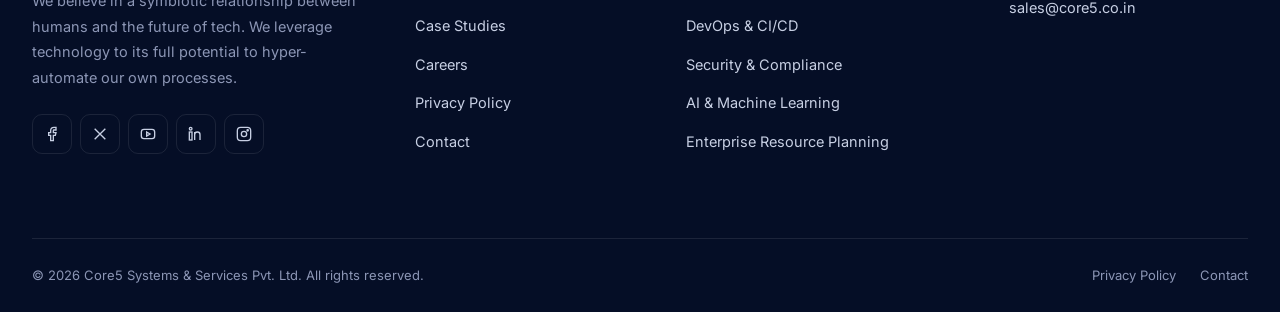
<file: services.html>
<!DOCTYPE html>
<html lang="en">
<head>
<meta charset="UTF-8">
<meta name="viewport" content="width=device-width, initial-scale=1.0">
<title>Services | Core5 Systems &amp; Services</title>
<meta name="description" content="Explore Core5's full service portfolio: cloud strategy & migration, DevOps, data & AI, security & compliance, ERP, and staff augmentation.">
<link rel="icon" href="assets/img/logo.png">
<link rel="preconnect" href="https://fonts.googleapis.com">
<link href="https://fonts.googleapis.com/css2?family=Sora:wght@300;400;500;600;700&family=Inter:wght@400;500;600&family=JetBrains+Mono:wght@400;500&display=swap" rel="stylesheet">
<link rel="stylesheet" href="css/style.css">
<script>document.documentElement.classList.add('js')</script>
</head>
<body>

<a class="skip-link" href="#main">Skip to content</a>
<div class="scroll-progress" aria-hidden="true"></div>

<header class="site-header">
  <div class="container">
    <a href="index.html" class="brand"><img src="assets/img/logo.png" alt="Core5 Systems &amp; Services" width="1600" height="575"></a>

    <nav aria-label="Primary">
    <ul class="nav-desktop">
      <li><a href="index.html">Home</a></li>
      <li><a href="about.html">About</a></li>
      <li class="has-dropdown">
        <a href="services.html" aria-current="page">Services <svg viewBox="0 0 24 24" fill="none" stroke="currentColor" stroke-width="2"><path d="M6 9l6 6 6-6"/></svg></a>
        <div class="dropdown">
          <div class="dropdown-grid">
            <a href="services.html#cloud"><span class="d-ico" aria-hidden="true"><svg viewBox="0 0 24 24" fill="none" stroke="currentColor" stroke-width="2"><path d="M18 10h-1.26A8 8 0 109 20h9a5 5 0 000-10z"/></svg></span>Cloud &amp; Infrastructure<small>Strategy, migration, managed cloud</small></a>
            <a href="services.html#devops"><span class="d-ico" aria-hidden="true"><svg viewBox="0 0 24 24" fill="none" stroke="currentColor" stroke-width="2"><path d="M16 18l6-6-6-6M8 6l-6 6 6 6"/></svg></span>Development &amp; DevOps<small>Custom software, CI/CD engineering</small></a>
            <a href="services.html#data"><span class="d-ico" aria-hidden="true"><svg viewBox="0 0 24 24" fill="none" stroke="currentColor" stroke-width="2"><path d="M4 19V5M10 19V9M16 19v-7M22 19H2"/></svg></span>Data, Analytics &amp; AI<small>Big data, machine learning, automation</small></a>
            <a href="services.html#security"><span class="d-ico" aria-hidden="true"><svg viewBox="0 0 24 24" fill="none" stroke="currentColor" stroke-width="2"><path d="M12 22s8-4 8-10V5l-8-3-8 3v7c0 6 8 10 8 10z"/></svg></span>Security &amp; Compliance<small>Managed security, risk &amp; audits</small></a>
            <a href="services.html#erp"><span class="d-ico" aria-hidden="true"><svg viewBox="0 0 24 24" fill="none" stroke="currentColor" stroke-width="2"><rect x="3" y="3" width="7" height="7" rx="1.5"/><rect x="14" y="3" width="7" height="7" rx="1.5"/><rect x="3" y="14" width="7" height="7" rx="1.5"/><rect x="14" y="14" width="7" height="7" rx="1.5"/></svg></span>Enterprise Resource Planning<small>Implementation &amp; support</small></a>
            <a href="services.html#staffing"><span class="d-ico" aria-hidden="true"><svg viewBox="0 0 24 24" fill="none" stroke="currentColor" stroke-width="2"><path d="M17 21v-2a4 4 0 00-4-4H5a4 4 0 00-4 4v2M9 11a4 4 0 100-8 4 4 0 000 8zM23 21v-2a4 4 0 00-3-3.87M16 3.13a4 4 0 010 7.75"/></svg></span>Staffing &amp; Support<small>Staff augmentation, IT support</small></a>
          </div>
          <a href="services.html" class="dropdown-foot">View all services <span>6 practices &rarr;</span></a>
        </div>
      </li>
      <li><a href="case-studies.html">Case Studies</a></li>
      <li><a href="careers.html">Careers</a></li>
      <li><a href="contact.html">Contact</a></li>
    </ul>
    </nav>

    <div class="header-actions">
      <a href="tel:+919930419595" class="header-phone"><svg viewBox="0 0 24 24" fill="none" stroke="currentColor" stroke-width="2"><path d="M22 16.92v3a2 2 0 01-2.18 2 19.79 19.79 0 01-8.63-3.07 19.5 19.5 0 01-6-6 19.79 19.79 0 01-3.07-8.67A2 2 0 014.11 2h3a2 2 0 012 1.72c.127.96.362 1.903.7 2.81a2 2 0 01-.45 2.11L8.09 9.91a16 16 0 006 6l1.27-1.27a2 2 0 012.11-.45c.907.338 1.85.573 2.81.7A2 2 0 0122 16.92z"/></svg>99304 19595</a>
      <a href="contact.html" class="header-quote-btn">
        <span>Get a quote</span>
        <span class="btn-arrow-circle" aria-hidden="true"><svg viewBox="0 0 24 24" fill="none" stroke="currentColor" stroke-width="2" stroke-linecap="round" stroke-linejoin="round"><path d="M5 12h14M13 5l7 7-7 7"/></svg></span>
      </a>
      <button class="nav-toggle" aria-label="Open menu" aria-expanded="false" aria-controls="mobileNav"><span></span></button>
    </div>
  </div>
</header>

<div class="mobile-nav" id="mobileNav" aria-label="Menu">
  <button class="mobile-close" aria-label="Close menu"><svg viewBox="0 0 24 24" fill="none" stroke="currentColor" stroke-width="2"><path d="M18 6L6 18M6 6l12 12"/></svg></button>
  <ul>
    <li><a href="index.html">Home</a></li>
    <li><a href="about.html">About</a></li>
    <li class="has-sub">
      <a href="services.html" aria-expanded="false">Services <svg viewBox="0 0 24 24" fill="none" stroke="currentColor" stroke-width="2"><path d="M6 9l6 6 6-6"/></svg></a>
      <div class="sub">
        <a href="services.html">All services</a>
        <a href="services.html#cloud">Cloud &amp; Infrastructure</a>
        <a href="services.html#devops">Development &amp; DevOps</a>
        <a href="services.html#data">Data, Analytics &amp; AI</a>
        <a href="services.html#security">Security &amp; Compliance</a>
        <a href="services.html#erp">Enterprise Resource Planning</a>
        <a href="services.html#staffing">Staffing &amp; Support</a>
      </div>
    </li>
    <li><a href="case-studies.html">Case Studies</a></li>
    <li><a href="careers.html">Careers</a></li>
    <li><a href="contact.html">Contact</a></li>
  </ul>
  <div class="mobile-nav-foot">
    <a href="contact.html" class="btn btn-gold">Get a quote <svg viewBox="0 0 24 24" fill="none" stroke="currentColor" stroke-width="2" stroke-linecap="round" stroke-linejoin="round"><path d="M5 12h14M13 5l7 7-7 7"/></svg></a>
    <a href="tel:+919930419595">+91 99304 19595</a>
    <a href="mailto:info@core5.co.in">info@core5.co.in</a>
  </div>
</div>

<main id="main">

<section class="page-banner">
  <div class="page-banner-img"><img src="assets/img/services/cloud-strategy.jpg" alt=""></div>
  <div class="container">
    <div class="breadcrumb"><a href="index.html">Home</a> / <span>Services</span></div>
    <h1>Full-stack technology services for growing businesses</h1>
    <p class="lead">From cloud strategy to AI and staffing — explore how Core5 helps you move faster with a single accountable partner.</p>
  </div>
</section>

<div class="quicklinks">
  <div class="container quicklinks-row">
    <a href="#cloud" class="quicklink-item">
      <div class="ico"><svg viewBox="0 0 24 24" fill="none" stroke="currentColor" stroke-width="2"><path d="M18 10h-1.26A8 8 0 109 20h9a5 5 0 000-10z"/></svg></div>
      <span>Cloud &amp; Infrastructure</span>
    </a>
    <a href="#devops" class="quicklink-item">
      <div class="ico"><svg viewBox="0 0 24 24" fill="none" stroke="currentColor" stroke-width="2"><path d="M12 2l3 6 7 1-5 5 1 7-6-3-6 3 1-7-5-5 7-1z"/></svg></div>
      <span>Development &amp; DevOps</span>
    </a>
    <a href="#data" class="quicklink-item">
      <div class="ico"><svg viewBox="0 0 24 24" fill="none" stroke="currentColor" stroke-width="2"><circle cx="12" cy="12" r="3"/><path d="M12 2v4M12 18v4M4.9 4.9l2.8 2.8M16.3 16.3l2.8 2.8M2 12h4M18 12h4M4.9 19.1l2.8-2.8M16.3 7.7l2.8-2.8"/></svg></div>
      <span>Data, Analytics &amp; AI</span>
    </a>
    <a href="#security" class="quicklink-item">
      <div class="ico"><svg viewBox="0 0 24 24" fill="none" stroke="currentColor" stroke-width="2"><path d="M12 22s8-4 8-10V5l-8-3-8 3v7c0 6 8 10 8 10z"/></svg></div>
      <span>Security &amp; Compliance</span>
    </a>
    <a href="#erp" class="quicklink-item">
      <div class="ico"><svg viewBox="0 0 24 24" fill="none" stroke="currentColor" stroke-width="2"><rect x="3" y="3" width="7" height="7" rx="1.5"/><rect x="14" y="3" width="7" height="7" rx="1.5"/><rect x="3" y="14" width="7" height="7" rx="1.5"/><rect x="14" y="14" width="7" height="7" rx="1.5"/></svg></div>
      <span>ERP</span>
    </a>
    <a href="#staffing" class="quicklink-item">
      <div class="ico"><svg viewBox="0 0 24 24" fill="none" stroke="currentColor" stroke-width="2"><path d="M17 21v-2a4 4 0 00-4-4H5a4 4 0 00-4 4v2M9 11a4 4 0 100-8 4 4 0 000 8zM23 21v-2a4 4 0 00-3-3.87M16 3.13a4 4 0 010 7.75"/></svg></div>
      <span>Staffing &amp; Support</span>
    </a>
  </div>
</div>

<!-- CLOUD & INFRASTRUCTURE -->
<section class="section" id="cloud">
  <div class="container">
    <div class="section-head reveal">
      <h2>Cloud strategy, migration &amp; managed services</h2>
      <p>Architecture and operations built on Google Cloud, AWS and Microsoft Azure — designed for growth, security and performance.</p>
    </div>
    <div class="icon-grid">
      <div class="icon-card reveal spotlight">
        <div class="ico"><svg viewBox="0 0 24 24" fill="none" stroke="currentColor" stroke-width="2"><path d="M18 10h-1.26A8 8 0 109 20h9a5 5 0 000-10z"/></svg></div>
        <h4>Cloud Strategy &amp; Consulting</h4>
        <p>Assessments, TCO modeling and architecture roadmaps aligned to your business goals.</p>
        <a href="contact.html" class="more">Get a consultation <svg viewBox="0 0 24 24" fill="none" stroke="currentColor" stroke-width="2"><path d="M5 12h14M12 5l7 7-7 7"/></svg></a>
      </div>
      <div class="icon-card reveal spotlight">
        <div class="ico"><svg viewBox="0 0 24 24" fill="none" stroke="currentColor" stroke-width="2"><path d="M17 3l4 4-4 4M21 7H7M7 21l-4-4 4-4M3 17h14"/></svg></div>
        <h4>Migration Services</h4>
        <p>Zero-downtime workload migration with rollback plans and cost optimization built in.</p>
        <a href="contact.html" class="more">Get a consultation <svg viewBox="0 0 24 24" fill="none" stroke="currentColor" stroke-width="2"><path d="M5 12h14M12 5l7 7-7 7"/></svg></a>
      </div>
      <div class="icon-card reveal spotlight">
        <div class="ico"><svg viewBox="0 0 24 24" fill="none" stroke="currentColor" stroke-width="2"><path d="M12 8v4l3 3M12 2a10 10 0 100 20 10 10 0 000-20z"/></svg></div>
        <h4>Managed Services</h4>
        <p>24/7 monitoring, patching and optimization so your infrastructure just works.</p>
        <a href="contact.html" class="more">Get a consultation <svg viewBox="0 0 24 24" fill="none" stroke="currentColor" stroke-width="2"><path d="M5 12h14M12 5l7 7-7 7"/></svg></a>
      </div>
    </div>
  </div>
</section>

<!-- DEVELOPMENT & DEVOPS -->
<section class="section bg-mist" id="devops">
  <div class="container">
    <div class="section-head reveal">
      <h2>DevOps, CI/CD &amp; custom application development</h2>
      <p>Engineering practices and pipelines that help you ship faster, with fewer incidents.</p>
    </div>
    <div class="icon-grid">
      <div class="icon-card reveal spotlight">
        <div class="ico"><svg viewBox="0 0 24 24" fill="none" stroke="currentColor" stroke-width="2"><path d="M12 2l3 6 7 1-5 5 1 7-6-3-6 3 1-7-5-5 7-1z"/></svg></div>
        <h4>DevOps &amp; CI/CD</h4>
        <p>Automated pipelines, infrastructure-as-code and release engineering.</p>
        <a href="contact.html" class="more">Get a consultation <svg viewBox="0 0 24 24" fill="none" stroke="currentColor" stroke-width="2"><path d="M5 12h14M12 5l7 7-7 7"/></svg></a>
      </div>
      <div class="icon-card reveal spotlight">
        <div class="ico"><svg viewBox="0 0 24 24" fill="none" stroke="currentColor" stroke-width="2"><path d="M16 18l6-6-6-6M8 6l-6 6 6 6"/></svg></div>
        <h4>Custom Application Development</h4>
        <p>Web, mobile and API development engineered for scale and maintainability.</p>
        <a href="contact.html" class="more">Get a consultation <svg viewBox="0 0 24 24" fill="none" stroke="currentColor" stroke-width="2"><path d="M5 12h14M12 5l7 7-7 7"/></svg></a>
      </div>
      <div class="icon-card reveal spotlight">
        <div class="ico"><svg viewBox="0 0 24 24" fill="none" stroke="currentColor" stroke-width="2"><path d="M9 11l3 3L22 4M21 12v7a2 2 0 01-2 2H5a2 2 0 01-2-2V5a2 2 0 012-2h11"/></svg></div>
        <h4>Agile Delivery</h4>
        <p>Sprint-based delivery with transparent tracking and predictable releases.</p>
        <a href="contact.html" class="more">Get a consultation <svg viewBox="0 0 24 24" fill="none" stroke="currentColor" stroke-width="2"><path d="M5 12h14M12 5l7 7-7 7"/></svg></a>
      </div>
    </div>
  </div>
</section>

<!-- DATA, ANALYTICS & AI -->
<section class="section" id="data">
  <div class="container">
    <div class="section-head reveal">
      <h2>Turn data into your biggest advantage</h2>
      <p>From data pipelines to applied machine learning and intelligent automation.</p>
    </div>
    <div class="icon-grid">
      <div class="icon-card reveal spotlight">
        <div class="ico"><svg viewBox="0 0 24 24" fill="none" stroke="currentColor" stroke-width="2"><path d="M4 19V5M10 19V9M16 19v-7M22 19H2"/></svg></div>
        <h4>Big Data &amp; Analytics</h4>
        <p>Modern data pipelines, warehousing and BI dashboards.</p>
        <a href="contact.html" class="more">Get a consultation <svg viewBox="0 0 24 24" fill="none" stroke="currentColor" stroke-width="2"><path d="M5 12h14M12 5l7 7-7 7"/></svg></a>
      </div>
      <div class="icon-card reveal spotlight">
        <div class="ico"><svg viewBox="0 0 24 24" fill="none" stroke="currentColor" stroke-width="2"><circle cx="12" cy="12" r="3"/><path d="M12 2v4M12 18v4M4.9 4.9l2.8 2.8M16.3 16.3l2.8 2.8M2 12h4M18 12h4M4.9 19.1l2.8-2.8M16.3 7.7l2.8-2.8"/></svg></div>
        <h4>AI &amp; Machine Learning</h4>
        <p>Applied ML models and intelligent automation tailored to your workflows.</p>
        <a href="contact.html" class="more">Get a consultation <svg viewBox="0 0 24 24" fill="none" stroke="currentColor" stroke-width="2"><path d="M5 12h14M12 5l7 7-7 7"/></svg></a>
      </div>
      <div class="icon-card reveal spotlight">
        <div class="ico"><svg viewBox="0 0 24 24" fill="none" stroke="currentColor" stroke-width="2"><rect x="4" y="4" width="7" height="7" rx="1.5"/><rect x="13" y="4" width="7" height="7" rx="1.5"/><rect x="4" y="13" width="7" height="7" rx="1.5"/><rect x="13" y="13" width="7" height="7" rx="1.5"/></svg></div>
        <h4>Internet of Things</h4>
        <p>Connected device pipelines from edge ingestion to cloud analytics.</p>
        <a href="contact.html" class="more">Get a consultation <svg viewBox="0 0 24 24" fill="none" stroke="currentColor" stroke-width="2"><path d="M5 12h14M12 5l7 7-7 7"/></svg></a>
      </div>
    </div>
  </div>
</section>

<!-- SECURITY & COMPLIANCE -->
<section class="section bg-mist" id="security">
  <div class="container">
    <div class="section-head reveal">
      <h2>Protect your business at every layer</h2>
      <p>Partnering with Kaspersky, Zscaler, Sophos, Palo Alto Networks and more to keep you secure and compliant.</p>
    </div>
    <div class="icon-grid">
      <div class="icon-card reveal spotlight">
        <div class="ico"><svg viewBox="0 0 24 24" fill="none" stroke="currentColor" stroke-width="2"><path d="M12 22s8-4 8-10V5l-8-3-8 3v7c0 6 8 10 8 10z"/></svg></div>
        <h4>Managed Security</h4>
        <p>24/7 threat monitoring, endpoint protection and incident response.</p>
        <a href="contact.html" class="more">Get a consultation <svg viewBox="0 0 24 24" fill="none" stroke="currentColor" stroke-width="2"><path d="M5 12h14M12 5l7 7-7 7"/></svg></a>
      </div>
      <div class="icon-card reveal spotlight">
        <div class="ico"><svg viewBox="0 0 24 24" fill="none" stroke="currentColor" stroke-width="2"><path d="M9 12l2 2 4-4M12 2l8 4v6c0 5-3.5 8.5-8 10-4.5-1.5-8-5-8-10V6z"/></svg></div>
        <h4>Compliance &amp; Risk</h4>
        <p>Audit readiness and controls for evolving regulatory requirements.</p>
        <a href="contact.html" class="more">Get a consultation <svg viewBox="0 0 24 24" fill="none" stroke="currentColor" stroke-width="2"><path d="M5 12h14M12 5l7 7-7 7"/></svg></a>
      </div>
      <div class="icon-card reveal spotlight">
        <div class="ico"><svg viewBox="0 0 24 24" fill="none" stroke="currentColor" stroke-width="2"><rect x="3" y="11" width="18" height="10" rx="2"/><path d="M7 11V7a5 5 0 0110 0v4"/></svg></div>
        <h4>Identity &amp; Access Management</h4>
        <p>Zero-trust access controls and identity governance.</p>
        <a href="contact.html" class="more">Get a consultation <svg viewBox="0 0 24 24" fill="none" stroke="currentColor" stroke-width="2"><path d="M5 12h14M12 5l7 7-7 7"/></svg></a>
      </div>
    </div>
  </div>
</section>

<!-- ERP -->
<section class="section" id="erp">
  <div class="container">
    <div class="section-head reveal">
      <h2>ERP implementation &amp; support</h2>
      <p>End-to-end ERP delivery — from selection and implementation to ongoing support.</p>
    </div>
    <div class="icon-grid">
      <div class="icon-card reveal spotlight">
        <div class="ico"><svg viewBox="0 0 24 24" fill="none" stroke="currentColor" stroke-width="2"><rect x="3" y="3" width="7" height="7" rx="1.5"/><rect x="14" y="3" width="7" height="7" rx="1.5"/><rect x="3" y="14" width="7" height="7" rx="1.5"/><rect x="14" y="14" width="7" height="7" rx="1.5"/></svg></div>
        <h4>ERP Implementation</h4>
        <p>Requirements-to-rollout delivery tailored to your operating model.</p>
        <a href="contact.html" class="more">Get a consultation <svg viewBox="0 0 24 24" fill="none" stroke="currentColor" stroke-width="2"><path d="M5 12h14M12 5l7 7-7 7"/></svg></a>
      </div>
      <div class="icon-card reveal spotlight">
        <div class="ico"><svg viewBox="0 0 24 24" fill="none" stroke="currentColor" stroke-width="2"><path d="M12 8v4l3 3M12 2a10 10 0 100 20 10 10 0 000-20z"/></svg></div>
        <h4>ERP Support &amp; Optimization</h4>
        <p>Ongoing tuning, upgrades and user support for your ERP platform.</p>
        <a href="contact.html" class="more">Get a consultation <svg viewBox="0 0 24 24" fill="none" stroke="currentColor" stroke-width="2"><path d="M5 12h14M12 5l7 7-7 7"/></svg></a>
      </div>
    </div>
  </div>
</section>

<!-- STAFFING -->
<section class="section bg-mist" id="staffing">
  <div class="container">
    <div class="section-head reveal">
      <h2>Augment your team with vetted specialists</h2>
      <p>Flexible staff augmentation across cloud, security, data and engineering roles.</p>
    </div>
    <div class="icon-grid">
      <div class="icon-card reveal spotlight">
        <div class="ico"><svg viewBox="0 0 24 24" fill="none" stroke="currentColor" stroke-width="2"><path d="M17 21v-2a4 4 0 00-4-4H5a4 4 0 00-4 4v2M9 11a4 4 0 100-8 4 4 0 000 8zM23 21v-2a4 4 0 00-3-3.87M16 3.13a4 4 0 010 7.75"/></svg></div>
        <h4>Staff Augmentation</h4>
        <p>Scale your team on demand with pre-vetted specialists.</p>
        <a href="contact.html" class="more">Get a consultation <svg viewBox="0 0 24 24" fill="none" stroke="currentColor" stroke-width="2"><path d="M5 12h14M12 5l7 7-7 7"/></svg></a>
      </div>
      <div class="icon-card reveal spotlight">
        <div class="ico"><svg viewBox="0 0 24 24" fill="none" stroke="currentColor" stroke-width="2"><path d="M12 8v4l3 3M12 2a10 10 0 100 20 10 10 0 000-20z"/></svg></div>
        <h4>IT Support</h4>
        <p>Responsive helpdesk and infrastructure support around the clock.</p>
        <a href="contact.html" class="more">Get a consultation <svg viewBox="0 0 24 24" fill="none" stroke="currentColor" stroke-width="2"><path d="M5 12h14M12 5l7 7-7 7"/></svg></a>
      </div>
    </div>
  </div>
</section>

<section class="section">
  <div class="container">
    <div class="cta-banner reveal">
      <div>
        <h2>Not sure where to start?</h2>
        <p>Tell us about your goals and we'll recommend the right service mix.</p>
      </div>
      <div class="cta-actions">
        <a href="contact.html" class="btn btn-primary btn-magnetic">Contact us</a>
      </div>
    </div>
  </div>
</section>

</main>

<footer class="site-footer">
  <div class="container">
    <div class="footer-statement">
      <p>Reliable<i>.</i> Innovative<i>.</i><br>Future ready<i>.</i></p>
      <a href="contact.html" class="btn btn-gold">Get a quote <svg viewBox="0 0 24 24" fill="none" stroke="currentColor" stroke-width="2" stroke-linecap="round" stroke-linejoin="round"><path d="M5 12h14M13 5l7 7-7 7"/></svg></a>
    </div>
    <div class="footer-top">
      <div class="footer-brand">
        <img src="assets/img/logo.png" alt="Core5 Systems &amp; Services" width="1600" height="575" loading="lazy">
        <p>We believe in a symbiotic relationship between humans and the future of tech. We leverage technology to its full potential to hyper-automate our own processes.</p>
        <div class="footer-social">
          <a href="#" aria-label="Facebook"><svg viewBox="0 0 24 24" fill="none" stroke="currentColor" stroke-width="2"><path d="M18 2h-3a5 5 0 00-5 5v3H7v4h3v8h4v-8h3l1-4h-4V7a1 1 0 011-1h3z"/></svg></a>
          <a href="#" aria-label="X / Twitter"><svg viewBox="0 0 24 24" fill="none" stroke="currentColor" stroke-width="2"><path d="M4 4l16 16M20 4L4 20"/></svg></a>
          <a href="#" aria-label="YouTube"><svg viewBox="0 0 24 24" fill="none" stroke="currentColor" stroke-width="2"><rect x="2" y="5" width="20" height="14" rx="4"/><path d="M10 9l5 3-5 3z"/></svg></a>
          <a href="#" aria-label="LinkedIn"><svg viewBox="0 0 24 24" fill="none" stroke="currentColor" stroke-width="2"><rect x="2" y="9" width="4" height="12"/><circle cx="4" cy="4" r="2"/><path d="M10 9v12M10 13a4 4 0 018 0v8"/></svg></a>
          <a href="#" aria-label="Instagram"><svg viewBox="0 0 24 24" fill="none" stroke="currentColor" stroke-width="2"><rect x="2" y="2" width="20" height="20" rx="5"/><circle cx="12" cy="12" r="4"/><circle cx="17.5" cy="6.5" r="1"/></svg></a>
        </div>
      </div>
      <div class="footer-col">
        <h5>Quick Links</h5>
        <ul>
          <li><a href="index.html">Home</a></li>
          <li><a href="about.html">About</a></li>
          <li><a href="case-studies.html">Case Studies</a></li>
          <li><a href="careers.html">Careers</a></li>
          <li><a href="privacy.html">Privacy Policy</a></li>
          <li><a href="contact.html">Contact</a></li>
        </ul>
      </div>
      <div class="footer-col">
        <h5>Services</h5>
        <ul>
          <li><a href="services.html#cloud">Cloud Strategy &amp; Consulting</a></li>
          <li><a href="services.html#cloud">Migration Services</a></li>
          <li><a href="services.html#devops">DevOps &amp; CI/CD</a></li>
          <li><a href="services.html#security">Security &amp; Compliance</a></li>
          <li><a href="services.html#data">AI &amp; Machine Learning</a></li>
          <li><a href="services.html#erp">Enterprise Resource Planning</a></li>
        </ul>
      </div>
      <div class="footer-col">
        <h5>Contact</h5>
        <ul class="footer-contact">
          <li><svg viewBox="0 0 24 24" fill="none" stroke="currentColor" stroke-width="2"><path d="M22 16.92v3a2 2 0 01-2.18 2 19.79 19.79 0 01-8.63-3.07 19.5 19.5 0 01-6-6 19.79 19.79 0 01-3.07-8.67A2 2 0 014.11 2h3a2 2 0 012 1.72c.127.96.362 1.903.7 2.81a2 2 0 01-.45 2.11L8.09 9.91a16 16 0 006 6l1.27-1.27a2 2 0 012.11-.45c.907.338 1.85.573 2.81.7A2 2 0 0122 16.92z"/></svg><a href="tel:+919930419595">99304 19595</a></li>
          <li><svg viewBox="0 0 24 24" fill="none" stroke="currentColor" stroke-width="2"><path d="M4 4h16v16H4z"/><path d="M22 6l-10 7L2 6"/></svg><span><a href="mailto:info@core5.co.in">info@core5.co.in</a><br><a href="mailto:sales@core5.co.in">sales@core5.co.in</a></span></li>
        </ul>
      </div>
    </div>
    <div class="footer-bottom">
      <p>&copy; <span class="year"></span> Core5 Systems &amp; Services Pvt. Ltd. All rights reserved.</p>
      <div class="footer-bottom-links">
        <a href="privacy.html">Privacy Policy</a>
        <a href="contact.html">Contact</a>
      </div>
    </div>
  </div>
</footer>

<button class="back-top" aria-label="Back to top">
  <svg viewBox="0 0 24 24" fill="none" stroke="currentColor" stroke-width="2"><path d="M18 15l-6-6-6 6"/></svg>
</button>

<script src="js/main.js"></script>
<script>document.querySelector('.back-top').addEventListener('click', function(){ window.scrollTo({top:0, behavior:'smooth'}); });</script>
</body>
</html>
</file>
<file: css/style.css>
/* ============================================================
   Core5 Systems & Services — shared design system
   Brand colours are sampled from the Core5 logo (navy + gold).
   Homepage-only styles live in css/home.css.
   ============================================================ */

:root {
  /* Brand */
  --c-navy: #0a1f4d;
  --c-navy-deep: #071433;
  --c-navy-2: #123069;
  --c-night: #050e26;          /* tonal step below navy-deep, for the darkest surfaces */
  --c-gold: #c9932a;
  --c-gold-dark: #a5761c;
  --c-gold-light: #f0b020;
  --c-signal: #0F4BB9;         /* existing interactive blue, used for focus only */

  /* Neutrals */
  --c-ink: #14203f;
  --c-slate: #57607a;
  --c-mist: #f5f6fa;
  --c-mist-2: #eceef7;
  --c-line: #e3e6f0;
  --c-white: #ffffff;
  --c-amber: #f0b020;

  /* On-dark text */
  --c-on-dark: #c7cfe3;
  --c-on-dark-dim: #8c96b5;
  --c-line-dark: rgba(255,255,255,0.09);

  --grad-hero: linear-gradient(160deg, #071433 0%, #0a1f4d 55%, #123069 100%);
  --grad-brand: linear-gradient(120deg, #0a1f4d 0%, #123069 100%);
  --grad-gold: linear-gradient(120deg, #c9932a 0%, #f0b020 100%);

  --font-head: "Sora", "Segoe UI", system-ui, sans-serif;
  --font-body: "Inter", "Segoe UI", system-ui, sans-serif;
  --font-mono: "JetBrains Mono", ui-monospace, "SFMono-Regular", "Cascadia Mono", Consolas, "Liberation Mono", monospace;

  --container: 1280px;
  --radius-sm: 6px;
  --radius-md: 12px;
  --radius-lg: 20px;
  --shadow-sm: 0 1px 2px rgba(7,20,51,0.06), 0 2px 8px rgba(7,20,51,0.04);
  --shadow-md: 0 12px 32px -8px rgba(7,20,51,0.16);
  --shadow-lg: 0 32px 64px -16px rgba(7,20,51,0.28);
  --ease-out: cubic-bezier(.16,1,.3,1);
  --header-h: 84px;
}

/* ---------- Reset & base ---------- */
* { box-sizing: border-box; margin: 0; padding: 0; }
html { scroll-behavior: smooth; scroll-padding-top: calc(var(--header-h) + 16px); }
body {
  font-family: var(--font-body);
  color: var(--c-ink);
  background: var(--c-white);
  line-height: 1.65;
  font-size: 16px;
  -webkit-font-smoothing: antialiased;
  text-rendering: optimizeLegibility;
  overflow-x: hidden;
}
body.nav-open { overflow: hidden; }
img { max-width: 100%; display: block; height: auto; }
a { color: inherit; text-decoration: none; }
ul { list-style: none; }
button { font: inherit; color: inherit; cursor: pointer; border: none; background: none; }
input, textarea, select { font: inherit; }
h1, h2, h3, h4, h5 { font-family: var(--font-head); font-weight: 600; line-height: 1.15; color: var(--c-navy); letter-spacing: -0.02em; }
.container { max-width: var(--container); margin: 0 auto; padding: 0 32px; }
::selection { background: var(--c-gold-light); color: var(--c-navy-deep); }

:focus-visible { outline: 2px solid var(--c-signal); outline-offset: 3px; border-radius: 4px; }
.skip-link {
  position: absolute; left: 16px; top: -60px; z-index: 2000;
  background: var(--c-navy); color: #fff; padding: 10px 16px; border-radius: 8px;
  transition: top .2s ease;
}
.skip-link:focus { top: 12px; }

/* ---------- Utility ---------- */
.mono { font-family: var(--font-mono); letter-spacing: 0.04em; }
.eyebrow {
  display: inline-flex; align-items: center; gap: 10px;
  font-family: var(--font-mono);
  font-size: 12px; font-weight: 500;
  letter-spacing: 0.14em; text-transform: uppercase;
  color: var(--c-gold-dark);
  margin-bottom: 20px;
}
.eyebrow::before { content: ""; width: 18px; height: 1px; background: currentColor; }
.on-dark .eyebrow, .eyebrow.on-dark { color: var(--c-gold-light); }

.section { padding: 128px 0; position: relative; }
.section-tight { padding: 80px 0; }
.section-head { max-width: 720px; margin-bottom: 64px; }
.section-head.center { margin-left: auto; margin-right: auto; text-align: center; }
.section-head h2 { font-size: clamp(30px, 3.8vw, 52px); margin-bottom: 20px; letter-spacing: -0.03em; }
.section-head p { color: var(--c-slate); font-size: 18px; line-height: 1.7; }
.bg-mist { background: var(--c-mist); }
.bg-navy { background: var(--c-navy); color: var(--c-on-dark); }
.bg-navy h2, .bg-navy h3, .bg-navy h4 { color: #fff; }
.text-center { text-align: center; }
.text-slate { color: var(--c-slate); }
.stack-16 > * + * { margin-top: 16px; }

/* ---------- Buttons ---------- */
.btn {
  display: inline-flex; align-items: center; gap: 10px;
  height: 52px; padding: 0 26px;
  border-radius: 999px;
  font-weight: 600; font-size: 15px;
  transition: transform .3s var(--ease-out), box-shadow .3s ease, background-color .25s ease, border-color .25s ease, color .25s ease;
  white-space: nowrap;
}
.btn-primary { background: var(--c-navy); color: #fff; box-shadow: 0 10px 24px -10px rgba(10,31,77,0.6); }
.btn-primary:hover { background: var(--c-navy-deep); transform: translateY(-2px); box-shadow: 0 16px 32px -12px rgba(10,31,77,0.7); }
.btn-gold { background: var(--c-gold-light); color: var(--c-navy-deep); }
.btn-gold:hover { background: #f5be3c; transform: translateY(-2px); box-shadow: 0 16px 32px -12px rgba(240,176,32,0.55); }
.btn-outline { background: transparent; border: 1px solid rgba(255,255,255,0.28); color: inherit; }
.btn-outline:hover { background: rgba(255,255,255,0.08); border-color: rgba(255,255,255,0.6); }
.btn-ghost { background: transparent; border: 1px solid var(--c-line); color: var(--c-navy); }
.btn-ghost:hover { border-color: var(--c-navy); }
.btn-dark { background: var(--c-navy); color: #fff; }
.btn-dark:hover { background: var(--c-navy-deep); transform: translateY(-2px); }
.btn-sm { height: 42px; padding: 0 20px; font-size: 14px; }
.btn svg { width: 16px; height: 16px; transition: transform .3s var(--ease-out); }
.btn:hover svg { transform: translateX(3px); }

/* ============================================================
   Header
   ============================================================ */
.site-header {
  position: sticky; top: 0; z-index: 1000;
  height: var(--header-h);
  display: flex; align-items: center;
  background: rgba(255,255,255,0.96);
  border-bottom: 1px solid transparent;
  transition: height .35s var(--ease-out), border-color .3s ease, box-shadow .3s ease, background-color .3s ease;
}
@supports (backdrop-filter: blur(1px)) {
  .site-header { background: rgba(255,255,255,0.95); backdrop-filter: saturate(1.6) blur(14px); -webkit-backdrop-filter: saturate(1.6) blur(14px); }
}
.site-header.is-scrolled { height: 70px; border-bottom-color: var(--c-line); box-shadow: 0 8px 30px -18px rgba(7,20,51,0.25); }
.site-header > .container { display: flex; align-items: center; justify-content: space-between; width: 100%; gap: 24px; }

.brand { display: flex; align-items: center; flex-shrink: 0; }
.brand img { height: 54px; width: auto; transition: height .35s var(--ease-out); }
.site-header.is-scrolled .brand img { height: 46px; }

.nav-desktop { display: flex; align-items: center; gap: 2px; }
.nav-desktop > li { position: relative; }
.nav-desktop > li > a {
  position: relative;
  display: flex; align-items: center; gap: 6px;
  padding: 10px 14px;
  font-weight: 500; font-size: 15px;
  color: var(--c-navy);
  transition: color .2s ease;
}
.nav-desktop > li > a::after {
  content: ""; position: absolute; left: 14px; right: 14px; bottom: 4px; height: 1.5px;
  background: var(--c-gold);
  transform: scaleX(0); transform-origin: right;
  transition: transform .35s var(--ease-out);
}
.nav-desktop > li > a:hover::after,
.nav-desktop > li > a[aria-current="page"]::after { transform: scaleX(1); transform-origin: left; }
.nav-desktop > li > a svg { width: 14px; height: 14px; transition: transform .3s var(--ease-out); }
.nav-desktop > li:hover > a svg, .nav-desktop > li:focus-within > a svg { transform: rotate(180deg); }

.dropdown {
  position: absolute; top: calc(100% + 14px); left: 50%;
  width: 600px;
  background: #fff;
  border: 1px solid var(--c-line);
  border-radius: 16px;
  box-shadow: var(--shadow-lg);
  padding: 10px;
  opacity: 0; visibility: hidden;
  transform: translate(-50%, 8px);
  transition: opacity .25s ease, transform .35s var(--ease-out), visibility .25s;
}
.dropdown::before { content: ""; position: absolute; left: 0; right: 0; top: -16px; height: 16px; } /* hover bridge */
.nav-desktop > li:hover .dropdown,
.nav-desktop > li:focus-within .dropdown { opacity: 1; visibility: visible; transform: translate(-50%, 0); }
.dropdown-grid { display: grid; grid-template-columns: 1fr 1fr; gap: 2px; }
.dropdown-grid a {
  display: grid; grid-template-columns: 38px 1fr; gap: 2px 14px; align-items: start;
  padding: 12px; border-radius: 10px;
  font-size: 14.5px; font-weight: 600; color: var(--c-navy);
  transition: background-color .2s ease;
}
.dropdown-grid a:hover { background: var(--c-mist); }
.dropdown-grid .d-ico {
  grid-row: span 2;
  width: 38px; height: 38px; border-radius: 9px;
  background: var(--c-navy); color: var(--c-gold-light);
  display: flex; align-items: center; justify-content: center;
}
.dropdown-grid .d-ico svg { width: 18px; height: 18px; }
.dropdown-grid small { font-weight: 400; color: var(--c-slate); font-size: 12.5px; line-height: 1.45; }
.dropdown-foot {
  display: flex; justify-content: space-between; align-items: center;
  margin-top: 8px; padding: 14px 14px 10px;
  border-top: 1px solid var(--c-line);
  font-size: 13.5px; font-weight: 600; color: var(--c-navy);
}
.dropdown-foot span { font-family: var(--font-mono); font-size: 11.5px; font-weight: 400; letter-spacing: .08em; color: var(--c-slate); text-transform: uppercase; }
.dropdown-foot:hover { color: var(--c-gold-dark); }

.header-actions { display: flex; align-items: center; gap: 18px; }
.header-phone { display: flex; align-items: center; gap: 8px; font-size: 14px; font-weight: 600; color: var(--c-navy); }
.header-phone svg { width: 16px; height: 16px; color: var(--c-gold-dark); }
.header-phone:hover { color: var(--c-gold-dark); }

.header-quote-btn {
  display: inline-flex; align-items: center; gap: 12px;
  height: 46px; padding: 0 6px 0 20px;
  border-radius: 999px;
  background: var(--c-navy); color: #fff;
  font-size: 14.5px; font-weight: 600;
  transition: background-color .25s ease, transform .3s var(--ease-out), box-shadow .3s ease;
  white-space: nowrap;
}
.header-quote-btn .btn-arrow-circle {
  width: 34px; height: 34px; border-radius: 50%;
  background: var(--c-gold-light); color: var(--c-navy-deep);
  display: flex; align-items: center; justify-content: center;
  transition: transform .3s var(--ease-out);
}
.header-quote-btn .btn-arrow-circle svg { width: 16px; height: 16px; }
.header-quote-btn:hover { background: var(--c-navy-deep); transform: translateY(-1px); box-shadow: 0 12px 24px -12px rgba(10,31,77,.7); }
.header-quote-btn:hover .btn-arrow-circle { transform: rotate(-45deg); }

.nav-toggle {
  display: none;
  width: 46px; height: 46px; border-radius: 12px;
  align-items: center; justify-content: center;
  border: 1px solid var(--c-line); background: #fff;
}
.nav-toggle span, .nav-toggle span::before, .nav-toggle span::after {
  content: ""; display: block; width: 20px; height: 1.5px; background: var(--c-navy); position: relative;
}
.nav-toggle span::before { position: absolute; top: -6px; }
.nav-toggle span::after { position: absolute; top: 6px; }

/* ---------- Mobile nav drawer ---------- */
.mobile-nav {
  position: fixed; inset: 0; z-index: 1100;
  background: var(--c-night);
  background-image: radial-gradient(600px 400px at 100% 0%, rgba(201,147,42,0.14), transparent 60%);
  padding: 96px 28px 32px;
  display: flex; flex-direction: column;
  transform: translateX(100%);
  visibility: hidden;
  transition: transform .5s var(--ease-out), visibility .5s;
  overflow-y: auto;
}
.mobile-nav.open { transform: translateX(0); visibility: visible; }
.mobile-nav > ul { counter-reset: mnav; }
.mobile-nav > ul > li { border-bottom: 1px solid var(--c-line-dark); counter-increment: mnav; }
.mobile-nav > ul > li > a {
  display: flex; align-items: baseline; gap: 14px;
  padding: 16px 0;
  font-family: var(--font-head); font-size: 26px; font-weight: 500; letter-spacing: -0.02em; color: #fff;
}
.mobile-nav > ul > li > a::before {
  content: "0" counter(mnav);
  font-family: var(--font-mono); font-size: 11px; color: var(--c-gold-light); letter-spacing: .1em;
}
.mobile-nav > ul > li > a svg { width: 16px; height: 16px; align-self: center; margin-left: auto; transition: transform .3s ease; }
.mobile-nav .has-sub.open > a svg { transform: rotate(180deg); }
.mobile-nav .sub { padding: 0 0 14px 32px; display: none; }
.mobile-nav .sub.open { display: block; }
.mobile-nav .sub a { display: block; font-size: 15px; color: var(--c-on-dark); padding: 9px 0; }
.mobile-nav-foot { margin-top: auto; padding-top: 32px; display: grid; gap: 14px; color: var(--c-on-dark-dim); font-size: 14px; }
.mobile-nav-foot .btn { justify-content: center; }
.mobile-close {
  position: absolute; top: 20px; right: 24px;
  width: 46px; height: 46px; border-radius: 12px;
  border: 1px solid var(--c-line-dark);
  display: flex; align-items: center; justify-content: center;
}
.mobile-close svg { width: 20px; height: 20px; color: #fff; }

/* ============================================================
   Inner page banner
   ============================================================ */
.page-banner {
  position: relative; overflow: hidden; isolation: isolate;
  background: var(--c-night);
  color: #fff;
  padding: 128px 0 96px;
  min-height: 440px;
  display: flex; align-items: flex-end;
}
.page-banner-img { position: absolute; inset: 0; z-index: -2; }
.page-banner-img img { width: 100%; height: 100%; object-fit: cover; opacity: 0.22; filter: grayscale(1) contrast(1.1); }
.page-banner-img::after {
  content: ""; position: absolute; inset: 0;
  background: linear-gradient(100deg, var(--c-night) 15%, rgba(5,14,38,0.86) 50%, rgba(10,31,77,0.55) 100%);
}
.page-banner::before {
  /* architectural grid that fades out toward the text */
  content: ""; position: absolute; inset: 0; z-index: -1;
  background-image:
    linear-gradient(rgba(255,255,255,0.05) 1px, transparent 1px),
    linear-gradient(90deg, rgba(255,255,255,0.05) 1px, transparent 1px);
  background-size: 64px 64px;
  -webkit-mask-image: radial-gradient(ellipse 70% 90% at 85% 10%, #000 20%, transparent 75%);
          mask-image: radial-gradient(ellipse 70% 90% at 85% 10%, #000 20%, transparent 75%);
}
.page-banner::after {
  content: ""; position: absolute; z-index: -1;
  right: -10%; top: -40%; width: 60%; height: 140%;
  background: radial-gradient(closest-side, rgba(201,147,42,0.18), transparent);
}
.page-banner > .container { position: relative; width: 100%; }
.breadcrumb {
  display: flex; gap: 10px; align-items: center;
  font-family: var(--font-mono); font-size: 12px; letter-spacing: .14em; text-transform: uppercase;
  color: var(--c-on-dark-dim); margin-bottom: 24px;
}
.breadcrumb span { color: var(--c-gold-light); }
.breadcrumb a:hover { color: #fff; }
.page-banner h1 { color: #fff; font-size: clamp(38px, 5.4vw, 72px); font-weight: 600; max-width: 860px; letter-spacing: -0.035em; line-height: 1.04; }
.page-banner p.lead { color: var(--c-on-dark); max-width: 620px; margin-top: 24px; font-size: 18px; line-height: 1.7; }

/* ---------- Quick links strip ---------- */
.quicklinks { background: #fff; border-bottom: 1px solid var(--c-line); position: relative; z-index: 3; }
.quicklinks-row { display: flex; counter-reset: ql; }
.quicklink-item {
  flex: 1; counter-increment: ql;
  display: flex; align-items: center; gap: 13px;
  padding: 24px 20px;
  border-right: 1px solid var(--c-line);
  transition: background-color .25s ease;
  position: relative;
}
.quicklink-item::after {
  content: ""; position: absolute; left: 0; right: 0; bottom: -1px; height: 2px;
  background: var(--c-gold); transform: scaleX(0); transform-origin: left; transition: transform .4s var(--ease-out);
}
.quicklink-item:hover::after { transform: scaleX(1); }
.quicklink-item:last-child { border-right: none; }
.quicklink-item:hover { background: var(--c-mist); }
.quicklink-item .ico {
  width: 38px; height: 38px; flex-shrink: 0; border-radius: 9px;
  background: var(--c-navy); color: var(--c-gold-light);
  display: flex; align-items: center; justify-content: center;
}
.quicklink-item .ico svg { width: 18px; height: 18px; }
.quicklink-item span { font-size: 13.5px; font-weight: 600; color: var(--c-navy); line-height: 1.3; }

/* ============================================================
   Shared content components (inner pages)
   ============================================================ */
.icon-grid { display: grid; grid-template-columns: repeat(3, 1fr); gap: 0; border: 1px solid var(--c-line); border-radius: var(--radius-lg); overflow: hidden; background: #fff; }
.icon-card {
  position: relative;
  padding: 40px 34px 36px;
  border-right: 1px solid var(--c-line);
  transition: background-color .35s ease;
}
.icon-card:last-child { border-right: none; }
.icon-card:hover { background: var(--c-mist); }
.bg-mist .icon-card:hover { background: #fafbfd; }
.icon-card .ico,
.value-card .ico {
  width: 46px; height: 46px; border-radius: 11px;
  background: var(--c-navy); color: var(--c-gold-light);
  display: flex; align-items: center; justify-content: center;
  margin-bottom: 28px;
  transition: transform .4s var(--ease-out);
}
.icon-card:hover .ico, .value-card:hover .ico { transform: translateY(-3px) rotate(-4deg); }
.icon-card .ico svg, .value-card .ico svg { width: 22px; height: 22px; color: var(--c-gold-light); }
.icon-card h4 { font-size: 21px; margin-bottom: 12px; }
.icon-card p { color: var(--c-slate); font-size: 15px; line-height: 1.7; }
.icon-card a.more { display: inline-flex; align-items: center; gap: 8px; margin-top: 22px; font-size: 14px; font-weight: 600; color: var(--c-navy); }
.icon-card a.more svg { width: 14px; height: 14px; transition: transform .3s var(--ease-out); }
.icon-card a.more:hover { color: var(--c-gold-dark); }
.icon-card a.more:hover svg { transform: translateX(4px); }

.split { display: grid; grid-template-columns: 1fr 1fr; gap: 72px; align-items: center; }
.split-visual { position: relative; }
.split-visual img { border-radius: var(--radius-lg); box-shadow: var(--shadow-md); }
.split-badge {
  position: absolute; bottom: -28px; right: -20px;
  background: var(--c-navy); color: #fff;
  border-radius: var(--radius-md);
  box-shadow: var(--shadow-lg);
  padding: 20px 26px;
  display: flex; align-items: center; gap: 16px;
}
.split-badge .num { font-size: 34px; font-family: var(--font-head); font-weight: 600; color: var(--c-gold-light); letter-spacing: -0.03em; }
.split-badge span { font-size: 12.5px; color: var(--c-on-dark); font-weight: 500; line-height: 1.4; }

.two-col { display: grid; grid-template-columns: 1fr 1fr; gap: 72px; align-items: center; }
.two-col h2 { font-size: clamp(28px, 3.2vw, 42px) !important; letter-spacing: -0.03em; }
.two-col p { font-size: 16.5px; line-height: 1.75; }

.value-grid { display: grid; grid-template-columns: repeat(4, 1fr); gap: 16px; }
.value-card {
  background: #fff; border: 1px solid var(--c-line); border-radius: var(--radius-md);
  padding: 32px 26px;
  transition: border-color .3s ease, transform .4s var(--ease-out), box-shadow .3s ease;
}
.value-card:hover { border-color: rgba(201,147,42,0.5); transform: translateY(-4px); box-shadow: var(--shadow-md); }
.value-card h4 { font-size: 18px; margin-bottom: 8px; }
.value-card p { font-size: 14.5px; color: var(--c-slate); line-height: 1.65; }

.timeline { position: relative; padding-left: 40px; max-width: 760px; }
.timeline::before { content: ""; position: absolute; left: 7px; top: 8px; bottom: 8px; width: 1px; background: linear-gradient(var(--c-gold), var(--c-line)); }
.timeline-item { position: relative; padding-bottom: 44px; }
.timeline-item:last-child { padding-bottom: 0; }
.timeline-item::before { content: ""; position: absolute; left: -40px; top: 6px; width: 15px; height: 15px; border-radius: 50%; background: #fff; border: 1.5px solid var(--c-gold); box-shadow: 0 0 0 5px #fff; }
.timeline-item.in::before { background: var(--c-gold); transition: background-color .4s ease .3s; }
.timeline-item .yr { font-family: var(--font-mono); font-size: 12px; letter-spacing: .14em; color: var(--c-gold-dark); }
.timeline-item h4 { font-size: 22px; margin: 6px 0 8px; }
.timeline-item p { color: var(--c-slate); font-size: 15px; }

.team-grid { display: grid; grid-template-columns: repeat(4, 1fr); gap: 20px; }
.team-card { background: #fff; border: 1px solid var(--c-line); border-radius: var(--radius-md); padding: 14px 14px 22px; }
.team-avatar {
  width: 100%; aspect-ratio: 4/3; border-radius: 8px; margin-bottom: 18px; overflow: hidden;
  background: var(--c-navy);
  background-image: radial-gradient(rgba(240,176,32,0.35) 1px, transparent 1.5px);
  background-size: 14px 14px;
  display: flex; align-items: center; justify-content: center;
}
.team-avatar svg { width: 34%; height: 34%; color: var(--c-gold-light); }
.team-card h4 { font-size: 17px; margin: 0 8px 4px; }
.team-card span { font-size: 13px; color: var(--c-slate); margin: 0 8px; display: block; }

.case-grid { display: grid; grid-template-columns: repeat(2, 1fr); gap: 24px; }
.case-card {
  position: relative;
  border: 1px solid var(--c-line); border-radius: var(--radius-lg);
  overflow: hidden; background: #fff;
  transition: transform .45s var(--ease-out), box-shadow .35s ease, border-color .3s ease;
}
.case-card::before { content: ""; display: block; height: 4px; background: var(--grad-gold); transform: scaleX(.12); transform-origin: left; transition: transform .6s var(--ease-out); }
.case-card:hover { transform: translateY(-4px); box-shadow: var(--shadow-md); border-color: transparent; }
.case-card:hover::before { transform: scaleX(1); }
.case-card .tag { display: inline-block; font-family: var(--font-mono); font-size: 11.5px; text-transform: uppercase; letter-spacing: .14em; color: var(--c-gold-dark); margin-bottom: 16px; }
.case-card-body { padding: 36px; }
.case-card h3 { font-size: 24px; margin-bottom: 14px; letter-spacing: -0.025em; }
.case-card p { color: var(--c-slate); font-size: 15px; margin-bottom: 28px; }
.case-metrics { display: grid; grid-template-columns: repeat(3, 1fr); gap: 16px; padding-top: 24px; border-top: 1px solid var(--c-line); }
.case-metrics div strong { display: block; font-size: 30px; font-weight: 600; font-family: var(--font-head); color: var(--c-navy); letter-spacing: -0.03em; line-height: 1.1; }
.case-metrics div span { font-size: 12.5px; color: var(--c-slate); }

.job-list { display: flex; flex-direction: column; border-top: 1px solid var(--c-line); }
.job-row {
  display: flex; align-items: center; justify-content: space-between;
  padding: 28px 8px;
  border-bottom: 1px solid var(--c-line);
  transition: padding-left .4s var(--ease-out), background-color .3s ease;
  flex-wrap: wrap; gap: 16px;
}
.job-row:hover { padding-left: 20px; background: #fff; }
.job-row h4 { font-size: 21px; margin-bottom: 8px; }
.job-meta { display: flex; gap: 18px; flex-wrap: wrap; font-family: var(--font-mono); font-size: 12px; letter-spacing: .06em; text-transform: uppercase; color: var(--c-slate); }
.job-meta span { display: flex; align-items: center; gap: 6px; }
.job-meta svg { width: 14px; height: 14px; color: var(--c-gold-dark); }

.contact-grid { display: grid; grid-template-columns: 0.9fr 1.1fr; gap: 32px; align-items: start; }
.contact-info-card {
  position: relative; overflow: hidden;
  background: var(--c-night); color: var(--c-on-dark);
  border-radius: var(--radius-lg); padding: 44px;
  background-image: radial-gradient(rgba(240,176,32,0.18) 1px, transparent 1.5px);
  background-size: 18px 18px;
}
.contact-info-card::before { content: ""; position: absolute; inset: 0; background: linear-gradient(160deg, var(--c-night) 40%, rgba(5,14,38,0.7)); }
.contact-info-card > * { position: relative; }
.contact-info-card h3 { color: #fff; margin-bottom: 28px; font-size: 28px; }
.contact-item { display: flex; gap: 16px; margin-bottom: 24px; }
.contact-item .ico { width: 44px; height: 44px; border-radius: 11px; border: 1px solid var(--c-line-dark); background: rgba(255,255,255,0.04); display: flex; align-items: center; justify-content: center; flex-shrink: 0; }
.contact-item .ico svg { width: 20px; height: 20px; color: var(--c-gold-light); }
.contact-item strong { display: block; font-size: 14.5px; color: #fff; margin-bottom: 2px; }
.contact-item span, .contact-item a { font-size: 14px; }
.contact-item a:hover { color: var(--c-gold-light); }

.form-card { background: #fff; border: 1px solid var(--c-line); border-radius: var(--radius-lg); padding: 44px; box-shadow: var(--shadow-sm); }
.form-row { display: grid; grid-template-columns: 1fr 1fr; gap: 18px; margin-bottom: 18px; }
.form-group { display: flex; flex-direction: column; gap: 8px; }
.form-group.full { grid-column: 1 / -1; }
.form-group label { font-family: var(--font-mono); font-size: 11.5px; letter-spacing: .12em; text-transform: uppercase; color: var(--c-slate); }
.form-group input, .form-group select, .form-group textarea {
  padding: 14px 16px; border: 1px solid var(--c-line); border-radius: 10px;
  font-size: 15px; background: var(--c-mist); color: var(--c-ink);
  transition: border-color .2s ease, background-color .2s ease, box-shadow .2s ease;
}
.form-group input:focus, .form-group select:focus, .form-group textarea:focus { outline: none; border-color: var(--c-navy); background: #fff; box-shadow: 0 0 0 4px rgba(10,31,77,0.08); }
.form-group textarea { resize: vertical; min-height: 140px; }

.map-wrap { border-radius: var(--radius-lg); overflow: hidden; border: 1px solid var(--c-line); }
.map-wrap iframe { width: 100%; height: 360px; border: 0; display: block; filter: grayscale(0.6) contrast(1.05); }

/* ---------- CTA banner (inner pages) ---------- */
.cta-banner {
  position: relative; overflow: hidden; isolation: isolate;
  background: var(--c-night);
  border-radius: 24px;
  padding: 72px 64px;
  display: flex; align-items: center; justify-content: space-between; gap: 40px;
  color: #fff;
}
.cta-banner::before {
  content: ""; position: absolute; inset: 0; z-index: -1;
  background-image:
    linear-gradient(rgba(255,255,255,0.05) 1px, transparent 1px),
    linear-gradient(90deg, rgba(255,255,255,0.05) 1px, transparent 1px);
  background-size: 48px 48px;
  -webkit-mask-image: linear-gradient(90deg, transparent 30%, #000);
          mask-image: linear-gradient(90deg, transparent 30%, #000);
}
.cta-banner::after {
  content: ""; position: absolute; z-index: -1; right: -10%; bottom: -60%; width: 60%; height: 160%;
  background: radial-gradient(closest-side, rgba(201,147,42,0.22), transparent);
}
.cta-banner h2 { color: #fff; font-size: clamp(28px, 3.2vw, 44px); max-width: 600px; letter-spacing: -0.03em; }
.cta-banner p { color: var(--c-on-dark); margin-top: 14px; font-size: 17px; }
.cta-banner .btn-primary { background: var(--c-gold-light); color: var(--c-navy-deep); box-shadow: none; }
.cta-banner .btn-primary:hover { background: #f5be3c; }
.cta-actions { display: flex; gap: 14px; flex-shrink: 0; flex-wrap: wrap; }

/* ---------- Prose (privacy) ---------- */
.prose { max-width: 760px; margin: 0 auto; color: var(--c-slate); font-size: 16.5px; line-height: 1.8; }
.prose h2 { font-size: 24px; margin: 48px 0 14px; padding-top: 28px; border-top: 1px solid var(--c-line); }
.prose h2:first-child { margin-top: 0; padding-top: 0; border-top: none; }
.prose a { color: var(--c-gold-dark); font-weight: 600; }

/* ============================================================
   Footer
   ============================================================ */
.site-footer { background: var(--c-night); color: var(--c-on-dark-dim); padding: 96px 0 0; position: relative; overflow: hidden; }
.footer-statement {
  display: flex; align-items: flex-end; justify-content: space-between; gap: 32px; flex-wrap: wrap;
  padding-bottom: 64px; margin-bottom: 64px; border-bottom: 1px solid var(--c-line-dark);
}
.footer-statement p {
  font-family: var(--font-head); font-weight: 500; color: #fff;
  font-size: clamp(36px, 6vw, 84px); line-height: 1; letter-spacing: -0.04em;
}
.footer-statement p i { font-style: normal; color: var(--c-gold-light); }
.footer-top { display: grid; grid-template-columns: 1.5fr 1fr 1.1fr 1.2fr; gap: 48px; padding-bottom: 72px; }
/* The logo artwork is navy on transparent, so it sits on a white plate instead of being recoloured. */
.footer-brand img { height: 64px; width: auto; background: #fff; padding: 10px 14px; border-radius: 12px; margin-bottom: 24px; }
.footer-brand p { font-size: 14.5px; line-height: 1.75; max-width: 340px; margin-bottom: 24px; }
.footer-social { display: flex; gap: 8px; }
.footer-social a {
  width: 40px; height: 40px; border-radius: 10px;
  border: 1px solid var(--c-line-dark); color: var(--c-on-dark);
  display: flex; align-items: center; justify-content: center;
  transition: background-color .25s ease, color .25s ease, border-color .25s ease, transform .3s var(--ease-out);
}
.footer-social a:hover { background: var(--c-gold-light); border-color: var(--c-gold-light); color: var(--c-navy-deep); transform: translateY(-3px); }
.footer-social svg { width: 16px; height: 16px; }
.footer-col h5 { font-family: var(--font-mono); font-weight: 500; font-size: 11.5px; letter-spacing: .16em; text-transform: uppercase; color: var(--c-gold-light); margin-bottom: 22px; }
.footer-col ul li { margin-bottom: 12px; }
.footer-col ul li a { font-size: 14.5px; color: var(--c-on-dark); background: linear-gradient(currentColor, currentColor) 0 100% / 0 1px no-repeat; transition: background-size .35s var(--ease-out), color .2s ease; }
.footer-col ul li a:hover { color: #fff; background-size: 100% 1px; }
.footer-contact li { display: flex; gap: 12px; margin-bottom: 18px; font-size: 14.5px; color: var(--c-on-dark); align-items: flex-start; }
.footer-contact svg { width: 17px; height: 17px; color: var(--c-gold-light); flex-shrink: 0; margin-top: 3px; }
.footer-bottom {
  border-top: 1px solid var(--c-line-dark);
  padding: 26px 0;
  display: flex; justify-content: space-between; align-items: center;
  font-size: 13px; flex-wrap: wrap; gap: 10px;
}
.footer-bottom a:hover { color: #fff; }
.footer-bottom-links { display: flex; gap: 24px; }

/* ---------- Back to top ---------- */
.back-top {
  position: fixed; right: 24px; bottom: 24px; z-index: 900;
  width: 48px; height: 48px; border-radius: 50%;
  background: var(--c-navy); color: #fff;
  border: 1px solid rgba(255,255,255,0.12);
  display: flex; align-items: center; justify-content: center;
  box-shadow: var(--shadow-md);
  opacity: 0; visibility: hidden; transform: translateY(10px);
  transition: opacity .3s ease, transform .4s var(--ease-out), visibility .3s, background-color .25s ease;
}
.back-top.show { opacity: 1; visibility: visible; transform: translateY(0); }
.back-top:hover { background: var(--c-gold-light); color: var(--c-navy-deep); }
.back-top svg { width: 18px; height: 18px; }

/* ---------- Spotlight (cursor-tracked glow) ---------- */
.spotlight { position: relative; isolation: isolate; }
.spotlight::before {
  content: ""; position: absolute; inset: 0; border-radius: inherit;
  background: radial-gradient(320px circle at var(--mx,50%) var(--my,50%), rgba(201,147,42,0.10), transparent 70%);
  opacity: 0; transition: opacity .4s ease;
  pointer-events: none; z-index: 0;
}
.spotlight:hover::before { opacity: 1; }
.spotlight > * { position: relative; z-index: 1; }

.btn-magnetic { transition: transform .35s var(--ease-out), background-color .25s ease, box-shadow .3s ease; }

/* ---------- Reveal (hidden only when JS is running) ---------- */
.js .reveal { opacity: 0; transform: translateY(28px); transition: opacity .9s var(--ease-out), transform .9s var(--ease-out); }
.js .reveal.in { opacity: 1; transform: none; }

/* ---------- Scroll progress ---------- */
.scroll-progress {
  position: fixed; top: 0; left: 0; right: 0;
  height: 2px;
  background: var(--grad-gold);
  transform: scaleX(0); transform-origin: left;
  z-index: 1200;
}

/* ============================================================
   Responsive
   ============================================================ */
@media (max-width: 1180px) {
  .header-phone { display: none; }
  .nav-desktop > li > a { padding: 10px 11px; }
}
@media (max-width: 1080px) {
  .icon-grid { grid-template-columns: 1fr 1fr; }
  .icon-card { border-bottom: 1px solid var(--c-line); }
  .icon-card:nth-child(2n) { border-right: none; }
  .value-grid, .team-grid { grid-template-columns: repeat(2, 1fr); }
  .case-grid { grid-template-columns: 1fr; }
  .footer-top { grid-template-columns: 1fr 1fr; }
  .quicklinks-row { flex-wrap: wrap; }
  .quicklink-item { flex: 1 1 33%; border-bottom: 1px solid var(--c-line); }
}
@media (max-width: 960px) {
  :root { --header-h: 72px; }
  .nav-desktop, .header-quote-btn { display: none; }
  .nav-toggle { display: flex; }
  .brand img, .site-header.is-scrolled .brand img { height: 44px; }
  .site-header.is-scrolled { height: 64px; }
  .split, .two-col { grid-template-columns: 1fr; gap: 48px; }
  .contact-grid { grid-template-columns: 1fr; }
  .cta-banner { flex-direction: column; align-items: flex-start; padding: 56px 32px; }
}
@media (max-width: 640px) {
  .container { padding: 0 20px; }
  .section { padding: 88px 0; }
  .section-head { margin-bottom: 44px; }
  .page-banner { padding: 96px 0 64px; min-height: 0; }
  .icon-grid, .value-grid, .team-grid { grid-template-columns: 1fr; }
  .icon-card { border-right: none; }
  .form-row { grid-template-columns: 1fr; }
  .form-card, .contact-info-card { padding: 28px; }
  .footer-top { grid-template-columns: 1fr; gap: 40px; }
  .job-row { flex-direction: column; align-items: flex-start; }
  .cta-actions, .cta-actions .btn { width: 100%; justify-content: center; }
  .quicklink-item { flex: 1 1 50%; }
  .case-card-body { padding: 28px; }
  .case-metrics div strong { font-size: 24px; }
  .split-badge { right: 12px; }
}

/* ---------- Reduced motion ---------- */
@media (prefers-reduced-motion: reduce) {
  *, *::before, *::after { animation-duration: 0.001ms !important; animation-iteration-count: 1 !important; transition-duration: 0.001ms !important; scroll-behavior: auto !important; }
  .js .reveal { opacity: 1; transform: none; }
}
</file>
<file: css/home.css>
/* ============================================================
   Core5 — homepage only (loaded by index.html after style.css)
   Section order: emergence → hero → partners → caps → manifesto →
   services carousel → stats → topology → why → stories → testimonials →
   clients → finale
   ============================================================ */

.on-dark { color: var(--c-on-dark); }
.on-dark h2, .on-dark h3 { color: #fff; }
.on-dark .eyebrow { color: var(--c-gold-light); }

.sb-head { display: grid; grid-template-columns: 1.25fr 1fr; gap: 64px; align-items: end; margin-bottom: 56px; }
.sb-head h2 { font-size: clamp(34px, 4.2vw, 58px); font-weight: 500; letter-spacing: -0.045em; line-height: 1.02; }
.sb-head p { font-size: 17px; line-height: 1.7; max-width: 440px; }

/* ============================================================
   00 · EMERGENCE — pinned, scroll-driven brand reveal
   ============================================================ */
.emerge { position: relative; height: 640vh; background: var(--c-night); }
.emerge-stage {
  position: sticky; top: var(--header-h);
  height: calc(100vh - var(--header-h)); height: calc(100svh - var(--header-h));
  overflow: hidden; isolation: isolate;
  --g: .3; --l: 0;
}
.emerge-grid {
  position: absolute; inset: -2px; z-index: -2; opacity: var(--g);
  background-image:
    linear-gradient(rgba(199,207,227,0.06) 1px, transparent 1px),
    linear-gradient(90deg, rgba(199,207,227,0.06) 1px, transparent 1px);
  background-size: 80px 80px; background-position: center center;
  -webkit-mask-image: radial-gradient(ellipse 60% 60% at 50% 50%, #000 0%, transparent 80%);
          mask-image: radial-gradient(ellipse 60% 60% at 50% 50%, #000 0%, transparent 80%);
}
.emerge-light {
  position: absolute; inset: 0; z-index: -1; opacity: var(--l);
  background:
    radial-gradient(520px 520px at 50% 50%, rgba(18,48,105,0.9), transparent 70%),
    radial-gradient(300px 300px at 50% 50%, rgba(201,147,42,0.22), transparent 70%);
}
.emerge-world { position: absolute; inset: 0; perspective: 1500px; transform-style: preserve-3d; }
.emerge-mech {
  position: absolute; left: 50%; top: 50%;
  width: min(86vh, 86vw); height: min(86vh, 86vw);
  margin: calc(min(86vh, 86vw) / -2) 0 0 calc(min(86vh, 86vw) / -2);
  overflow: visible; transform-origin: 50% 50%;
}
.emerge-mech .ring-base { fill: none; stroke: rgba(199,207,227,0.16); stroke-width: 1; }
.emerge-mech .ring-tick { stroke: rgba(199,207,227,0.32); stroke-width: 1; }
.emerge-mech .ring-tick.major { stroke: rgba(240,176,32,0.8); stroke-width: 1.4; }
.emerge-mech .ring-seg { fill: none; stroke: var(--c-gold-light); stroke-width: 2.4; stroke-linecap: round; }
.emerge-mech .ring-seg.thin { stroke: rgba(240,176,32,0.45); stroke-width: 1; }
.emerge-mech .ring-node { fill: var(--c-night); stroke: var(--c-gold-light); stroke-width: 1.2; }
.emerge-mech .ring-node.solid { fill: var(--c-gold-light); }
.emerge-mech .ring-label { font-family: var(--font-mono); font-size: 10px; letter-spacing: .2em; fill: rgba(199,207,227,0.55); }

.elayers {
  position: absolute; left: 50%; top: 60%;
  width: var(--L, 300px); height: var(--L, 300px);
  margin: calc(var(--L, 300px) / -2) 0 0 calc(var(--L, 300px) / -2);
  transform-style: preserve-3d;
  transform: rotateX(58deg) rotateZ(-45deg);
}
.elayer {
  position: absolute; inset: 0; opacity: 0;
  border: 1px solid rgba(240,176,32,0.6);
  background:
    linear-gradient(rgba(199,207,227,0.07) 1px, transparent 1px) 0 0 / 25% 25%,
    linear-gradient(90deg, rgba(199,207,227,0.07) 1px, transparent 1px) 0 0 / 25% 25%,
    linear-gradient(135deg, rgba(20,49,107,0.92), rgba(7,20,51,0.92));
  box-shadow: 0 0 40px rgba(240,176,32,0.12), inset 0 0 0 1px rgba(255,255,255,0.03);
}
.elayer svg { position: absolute; inset: 0; width: 100%; height: 100%; }
.elayer .p-ln { fill: none; stroke: rgba(240,176,32,0.65); stroke-width: .6; }
.elayer .p-ln-d { fill: none; stroke: rgba(199,207,227,0.3); stroke-width: .5; stroke-dasharray: 2 2; }
.elayer .p-node { fill: var(--c-gold-light); }
.elayer .p-box { fill: rgba(240,176,32,0.1); stroke: rgba(240,176,32,0.7); stroke-width: .6; }

.emerge-labels span {
  position: absolute; left: 0; top: 0; opacity: 0;
  display: flex; align-items: center; gap: 10px;
  font-family: var(--font-mono); font-size: 11px; letter-spacing: .12em; text-transform: uppercase;
  color: var(--c-on-dark); white-space: nowrap;
}
.emerge-labels span::before { content: ""; width: 48px; height: 1px; background: linear-gradient(90deg, transparent, var(--c-gold-light)); }
.emerge-labels b { color: var(--c-gold-light); font-weight: 500; }

/* Box = exact logo.png proportions; every layer is positioned in the image's own coordinates */
.emerge-logo {
  position: absolute; left: 50%; top: 50%;
  width: min(760px, 84vw); aspect-ratio: 1600 / 575;
  transform: translate(-50%, -50%);
}
.elogo-plate {
  position: absolute; inset: -7% -3.5%; border-radius: 18px; background: #fff;
  box-shadow: 0 0 0 1px rgba(240,176,32,0.55), 0 30px 80px -20px rgba(240,176,32,0.4), 0 0 140px rgba(240,176,32,0.18);
  opacity: 0; transform: scale(0, 0);
}
/* emblem SVG centred on the logo's gold sphere (361.9, 266 of 1600×575) */
.elogo-emblem { position: absolute; left: 3.24%; top: -7.65%; width: 38.75%; height: 107.83%; overflow: visible; transform-origin: 50% 50%; --dn: #6d8fe0; }
.elogo-emblem .dn { fill: var(--dn); }
.elogo-emblem .dg { fill: #e3a92b; }
.elogo-part { position: absolute; inset: 0; opacity: 0; }
.elogo-part img { position: absolute; inset: 0; width: 100%; height: 100%; display: block; }
.ep-emblem { clip-path: inset(0 66% 0 0); }
.ep-word { clip-path: inset(0 0 39% 34%); }
.ep-tag { clip-path: inset(61% 0 20.9% 34%); }
.ep-line { clip-path: inset(79.1% 0 0 34%); }

.emerge-cue {
  position: absolute; left: 50%; bottom: 14%; transform: translateX(-50%);
  display: flex; flex-direction: column; align-items: center; gap: 14px;
  font-size: 11px; letter-spacing: .24em; text-transform: uppercase; color: var(--c-on-dark-dim);
}
.emerge-cue i { width: 1px; height: 48px; background: linear-gradient(var(--c-gold-light), transparent); animation: cueDrop 2.2s var(--ease-out) infinite; transform-origin: top; }
@keyframes cueDrop { 0% { transform: scaleY(0); } 60% { transform: scaleY(1); opacity: 1; } 100% { transform: scaleY(1); opacity: 0; } }

.emerge-final { position: absolute; left: max(32px, calc((100vw - var(--container)) / 2 + 32px)); bottom: 52px; max-width: 520px; opacity: 0; }
.emerge-kicker { font-size: 11px; letter-spacing: .2em; text-transform: uppercase; color: var(--c-gold-light); margin-bottom: 14px; }
.emerge-head { font-family: var(--font-head); font-weight: 300; color: #fff; font-size: clamp(26px, 3vw, 44px); line-height: 1.08; letter-spacing: -0.04em; }
.emerge-head em { font-style: normal; font-weight: 500; color: var(--c-gold-light); }

.emerge-hud {
  position: absolute; right: max(32px, calc((100vw - var(--container)) / 2 + 32px)); bottom: 52px;
  list-style: none; display: grid; grid-template-columns: repeat(5, auto); gap: 6px 18px;
  font-size: 10.5px; letter-spacing: .14em; text-transform: uppercase; color: rgba(199,207,227,0.35);
}
.emerge-hud li { transition: color .4s ease; }
.emerge-hud li.is-on { color: #fff; }
.emerge-hud li.is-done { color: var(--c-gold-light); }
.emerge-hud-bar { grid-column: 1 / -1; height: 1px; background: rgba(199,207,227,0.15); position: relative; }
.emerge-hud-bar b { position: absolute; inset: 0; background: var(--c-gold-light); transform-origin: left; transform: scaleX(0); }
.emerge-skip {
  position: absolute; top: 22px; right: max(32px, calc((100vw - var(--container)) / 2 + 32px));
  font-size: 10.5px; letter-spacing: .16em; text-transform: uppercase; color: var(--c-on-dark-dim);
  padding: 8px 14px; border: 1px solid var(--c-line-dark); border-radius: 999px;
  transition: color .3s ease, border-color .3s ease;
}
.emerge-skip:hover { color: var(--c-gold-light); border-color: var(--c-gold-light); }

/* Static fallback (no JS, or reduced motion): show the finished composition */
html:not(.js) .emerge, .emerge.is-static { height: auto; }
html:not(.js) .emerge-stage, .emerge.is-static .emerge-stage { position: relative; top: 0; height: 100vh; }

/* ============================================================
   01 · HERO — original photography, cinematic treatment
   ============================================================ */
.hero {
  position: relative; isolation: isolate; overflow: hidden;
  background: var(--c-night); color: #fff;
  min-height: clamp(700px, calc(100svh - var(--header-h)), 960px);
  display: flex; flex-direction: column;
}
.hero-media { position: absolute; inset: -40px; z-index: -3; will-change: transform; }
.hero-shot {
  position: absolute; inset: 0; margin: 0; overflow: hidden;
  opacity: 0; clip-path: inset(0 0 0 100%);
  -webkit-mask-image: linear-gradient(90deg, transparent 8%, rgba(0,0,0,.55) 34%, #000 58%);
          mask-image: linear-gradient(90deg, transparent 8%, rgba(0,0,0,.55) 34%, #000 58%);
}
.hero-shot img {
  width: 100%; height: 100%; object-fit: cover; object-position: 70% center;
  transform: scale(1.14); filter: saturate(.88) contrast(1.06) brightness(.94);
}
.hero-shot::after { content: ""; position: absolute; inset: 0; background: var(--c-navy); mix-blend-mode: color; opacity: .28; }
.hero-shot.was-active { opacity: 1; clip-path: inset(0); z-index: 1; }
.hero-shot.is-active { opacity: 1; clip-path: inset(0); z-index: 2; transition: clip-path 1.5s var(--ease-out); }
.hero-shot.is-active img, .hero-shot.was-active img { transform: scale(1); transition: transform 8s cubic-bezier(.2,.6,.2,1); }
.hero-shade {
  position: absolute; inset: 0; z-index: -2; pointer-events: none;
  background:
    linear-gradient(90deg, var(--c-night) 0%, rgba(5,14,38,0.85) 30%, rgba(5,14,38,0.1) 62%, transparent),
    linear-gradient(0deg, var(--c-night) 0%, transparent 28%),
    linear-gradient(180deg, rgba(5,14,38,0.6) 0%, transparent 22%);
}
.hero-shade::after {
  /* fine technical grid over the photo only */
  content: ""; position: absolute; inset: 0;
  background-image: linear-gradient(rgba(199,207,227,0.05) 1px, transparent 1px), linear-gradient(90deg, rgba(199,207,227,0.05) 1px, transparent 1px);
  background-size: 64px 64px;
  -webkit-mask-image: linear-gradient(90deg, transparent 40%, #000 75%);
          mask-image: linear-gradient(90deg, transparent 40%, #000 75%);
}

.hero-hud { position: absolute; inset: 0; z-index: -1; pointer-events: none; will-change: transform; }
.hud-reticle {
  position: absolute; left: var(--fx, 78%); top: var(--fy, 30%);
  width: 220px; height: 220px; margin: -110px 0 0 -110px;
  transition: left 1.4s var(--ease-out), top 1.4s var(--ease-out);
}
.hud-reticle svg { width: 100%; height: 100%; overflow: visible; }
.hud-reticle .r1 { fill: none; stroke: rgba(240,176,32,0.6); stroke-width: 1; stroke-dasharray: 2 6; transform-origin: center; animation: spin 40s linear infinite; }
.hud-reticle .r2 { fill: none; stroke: rgba(255,255,255,0.22); stroke-width: 1; }
.hud-reticle .ticks line { stroke: rgba(240,176,32,0.7); stroke-width: 1; }
.hud-reticle .cross { stroke: rgba(240,176,32,0.8); stroke-width: 1; }
.hud-tag {
  position: absolute; left: 50%; top: calc(100% + 12px); transform: translateX(-50%);
  font-size: 10.5px; letter-spacing: .16em; color: var(--c-gold-light); white-space: nowrap;
  padding: 6px 10px; border: 1px solid rgba(240,176,32,0.35); background: rgba(5,14,38,0.55);
}
.hud-corner { position: absolute; width: 22px; height: 22px; border: 0 solid rgba(240,176,32,0.55); }
.hud-corner.tl { left: 52%; top: 40px; border-width: 1px 0 0 1px; }
.hud-corner.tr { right: 40px; top: 40px; border-width: 1px 1px 0 0; }
.hud-corner.bl { left: 52%; bottom: 40px; border-width: 0 0 1px 1px; }
.hud-corner.br { right: 40px; bottom: 40px; border-width: 0 1px 1px 0; }
.hud-scan {
  position: absolute; left: 52%; right: 40px; top: 40px; height: 1px;
  background: linear-gradient(90deg, transparent, rgba(240,176,32,0.6), transparent);
  animation: scan 7s ease-in-out infinite;
}
@keyframes scan { 0%, 100% { transform: translateY(0); opacity: 0; } 10%, 90% { opacity: 1; } 50% { transform: translateY(calc(100vh - 260px)); } }
@keyframes spin { to { transform: rotate(360deg); } }

.hero-inner { flex: 1; width: 100%; display: flex; align-items: center; padding-top: 72px; padding-bottom: 120px; }
.hero-copy { max-width: 640px; will-change: transform; }
.hero-kicker {
  display: inline-flex; align-items: center; gap: 10px;
  padding: 8px 14px 8px 12px;
  border: 1px solid var(--c-line-dark); border-radius: 999px;
  background: rgba(5,14,38,0.5); backdrop-filter: blur(6px);
  font-family: var(--font-mono); font-size: 11px; letter-spacing: .12em; text-transform: uppercase;
  color: var(--c-on-dark);
}
.hero-kicker-dot { width: 7px; height: 7px; border-radius: 50%; background: var(--c-gold-light); box-shadow: 0 0 0 4px rgba(240,176,32,0.18); animation: kickerPulse 2.4s ease-in-out infinite; }
@keyframes kickerPulse { 50% { box-shadow: 0 0 0 7px rgba(240,176,32,0); } }

.js .hero-msgs { display: grid; }
.js .hero-msg { grid-area: 1 / 1; visibility: hidden; pointer-events: none; }
.js .hero-msg.is-active { visibility: visible; pointer-events: auto; }
.hero-msg + .hero-msg { margin-top: 48px; }
.js .hero-msg + .hero-msg { margin-top: 0; }

.hero-title {
  font-family: var(--font-head); font-weight: 600; color: #fff;
  font-size: clamp(40px, 5.2vw, 76px);
  line-height: 1.02; letter-spacing: -0.05em;
  margin: 30px 0 26px;
}
.hero-title em { font-style: normal; color: var(--c-gold-light); }
.hero-title .w { display: inline-block; overflow: hidden; vertical-align: top; padding-bottom: .1em; margin-bottom: -.1em; }
.hero-title .w > span { display: inline-block; transform: translateY(110%) rotate(4deg); transform-origin: left bottom; }
.hero-msg.is-active .hero-title .w > span { animation: wordUp 1.1s var(--ease-out) forwards; animation-delay: calc(var(--i) * 55ms + 80ms); }
@keyframes wordUp { to { transform: none; } }

.hero-text { font-size: 17.5px; line-height: 1.7; color: var(--c-on-dark); max-width: 520px; }
.hero-ctas { display: flex; gap: 12px; flex-wrap: wrap; margin-top: 38px; }
.js .hero-msg .hero-text, .js .hero-msg .hero-ctas { opacity: 0; transform: translateY(14px); }
.js .hero-msg.is-active .hero-text { animation: fadeUp .9s var(--ease-out) .45s forwards; }
.js .hero-msg.is-active .hero-ctas { animation: fadeUp .9s var(--ease-out) .6s forwards; }
@keyframes fadeUp { to { opacity: 1; transform: none; } }

.hero-tabs { display: grid; grid-template-columns: repeat(3, 1fr); max-width: 600px; margin-top: 60px; }
.hero-tab { position: relative; text-align: left; padding: 18px 16px 4px 0; font-size: 14px; font-weight: 500; color: var(--c-on-dark-dim); transition: color .3s ease; }
.hero-tab .mono { display: block; font-size: 11px; color: var(--c-gold-light); opacity: .6; margin-bottom: 4px; }
.hero-tab:hover, .hero-tab.is-active { color: #fff; }
.hero-tab.is-active .mono { opacity: 1; }
.hero-tab-bar { position: absolute; top: 0; left: 0; right: 16px; height: 1px; background: var(--c-line-dark); overflow: hidden; }
.hero-tab-bar::after { content: ""; position: absolute; inset: 0; background: var(--c-gold-light); transform: scaleX(0); transform-origin: left; }
.hero-tab.is-active .hero-tab-bar::after { animation: tabFill 7s linear forwards; }
.hero.is-paused .hero-tab.is-active .hero-tab-bar::after { animation-play-state: paused; }
.hero.no-auto .hero-tab.is-active .hero-tab-bar::after { animation: none; transform: scaleX(1); }
@keyframes tabFill { to { transform: scaleX(1); } }

.hero-scroll {
  position: absolute; right: 32px; bottom: 36px;
  display: flex; flex-direction: column; align-items: center; gap: 12px;
  font-size: 10.5px; letter-spacing: .2em; text-transform: uppercase; color: var(--c-on-dark-dim);
}
.hero-scroll .mono { writing-mode: vertical-rl; }
.hero-scroll i { position: relative; width: 1px; height: 56px; background: var(--c-line-dark); overflow: hidden; }
.hero-scroll i::after { content: ""; position: absolute; left: 0; top: -40%; width: 1px; height: 40%; background: var(--c-gold-light); animation: scrollCue 2.2s var(--ease-out) infinite; }
@keyframes scrollCue { to { top: 100%; } }

/* ============================================================
   PARTNERS
   ============================================================ */
.partners { padding: 88px 0 96px; background: #fff; overflow: hidden; }
.partners-head { display: flex; justify-content: space-between; align-items: baseline; gap: 24px; flex-wrap: wrap; margin-bottom: 36px; }
.partners-head .eyebrow { margin-bottom: 0; }
.partners-note { color: var(--c-slate); font-size: 15px; max-width: 420px; }
.marquee-dual { display: flex; flex-direction: column; gap: 14px; }
.marquee-row { overflow: hidden; -webkit-mask-image: linear-gradient(90deg, transparent, #000 10%, #000 90%, transparent); mask-image: linear-gradient(90deg, transparent, #000 10%, #000 90%, transparent); }
.marquee-row .marquee-track { display: flex; gap: 14px; width: max-content; }
.marquee-row-left .marquee-track { animation: marqueeLeft 48s linear infinite; }
.marquee-row-right .marquee-track { animation: marqueeRight 52s linear infinite; }
.marquee-row:hover .marquee-track { animation-play-state: paused; }
@keyframes marqueeLeft { to { transform: translateX(calc(-50% - 7px)); } }
@keyframes marqueeRight { from { transform: translateX(calc(-50% - 7px)); } to { transform: none; } }
.partner-card {
  display: flex; align-items: center; justify-content: center; flex-shrink: 0;
  width: 196px; height: 84px; padding: 16px 26px;
  border: 1px solid var(--c-line); border-radius: 14px; background: #fff;
  transition: border-color .3s ease, transform .4s var(--ease-out), box-shadow .3s ease;
}
.partner-card:hover { border-color: rgba(201,147,42,0.55); transform: translateY(-3px); box-shadow: var(--shadow-md); }
.partner-card img { max-height: 36px; max-width: 130px; width: auto; height: auto; object-fit: contain; }

/* ============================================================
   CAPABILITIES STRIP
   ============================================================ */
.caps { border-top: 1px solid var(--c-line); border-bottom: 1px solid var(--c-line); overflow: hidden; background: #fff; }
.caps-track { display: flex; width: max-content; animation: marqueeLeft 70s linear infinite; }
.caps:hover .caps-track { animation-play-state: paused; }
.caps-list { display: flex; flex-shrink: 0; }
.caps-list li {
  display: flex; align-items: center; gap: 36px; padding: 30px 0 30px 36px;
  font-family: var(--font-head); font-weight: 500;
  font-size: clamp(28px, 4vw, 56px); letter-spacing: -0.045em; white-space: nowrap;
  color: transparent; -webkit-text-stroke: 1px rgba(10,31,77,0.35);
  transition: color .4s ease, -webkit-text-stroke-color .4s ease;
}
.caps-list li:nth-child(odd) { color: var(--c-navy); -webkit-text-stroke-color: transparent; }
.caps-list li::after { content: ""; width: 10px; height: 10px; background: var(--c-gold); transform: rotate(45deg); flex-shrink: 0; }
.caps-list li:hover { color: var(--c-gold-dark); -webkit-text-stroke-color: transparent; }

/* ============================================================
   MANIFESTO
   ============================================================ */
.manifesto { padding: 160px 0; background: #fff; }
.manifesto .container { max-width: 1120px; }
.manifesto-text { font-family: var(--font-head); font-weight: 400; font-size: clamp(30px, 4.4vw, 62px); line-height: 1.12; letter-spacing: -0.045em; color: var(--c-navy); }
.manifesto-text .hl { color: var(--c-gold-dark); }
.js .manifesto-text .mw { color: rgba(10,31,77,0.13); transition: color .5s ease; }
.js .manifesto-text .mw.is-lit { color: var(--c-navy); }
.js .manifesto-text .hl .mw.is-lit { color: var(--c-gold-dark); }

/* ============================================================
   02 · SERVICES — 3D perspective carousel
   ============================================================ */
.orbit-section { position: relative; background: var(--c-night); padding: 140px 0 120px; overflow: hidden; isolation: isolate; }
.orbit-section::before {
  content: ""; position: absolute; z-index: -1; left: 50%; top: 52%; width: 1300px; height: 520px; transform: translate(-50%, -50%);
  background: radial-gradient(closest-side, rgba(18,48,105,0.85), transparent);
}
.orbit-section::after {
  /* floor light under the active card */
  content: ""; position: absolute; z-index: -1; left: 50%; top: 70%; width: 760px; height: 160px; transform: translateX(-50%);
  background: radial-gradient(closest-side, rgba(240,176,32,0.18), transparent);
}
.orbit { position: relative; height: 580px; perspective: 1600px; touch-action: pan-y; user-select: none; cursor: grab; }
.orbit.is-drag { cursor: grabbing; }
.orbit-track { position: absolute; inset: 0; transform-style: preserve-3d; transform: rotateX(var(--tx, 0deg)) rotateY(var(--ty, 0deg)); transition: transform .8s var(--ease-out); }
.ocard {
  position: absolute; left: 50%; top: 50%;
  width: 380px; height: 500px; margin: -250px 0 0 -190px;
  border-radius: 22px; overflow: hidden;
  background: var(--c-navy-deep);
  box-shadow: 0 50px 90px -40px rgba(0,0,0,0.85);
  transition: transform .9s var(--ease-out), opacity .7s ease, box-shadow .6s ease;
  will-change: transform;
  -webkit-box-reflect: below 14px linear-gradient(transparent 72%, rgba(255,255,255,0.10));
}
.orbit.is-drag .ocard, .orbit.is-drag .ocard img { transition: none; }
.ocard img {
  position: absolute; top: 0; left: -10%; width: 120%; height: 100%; object-fit: cover;
  transform: translateX(var(--shift, 0px)) scale(1.04);
  transition: transform .9s var(--ease-out), filter .6s ease;
  filter: saturate(.9) brightness(var(--bri, .75));
  -webkit-user-drag: none;
}
.ocard::before { content: ""; position: absolute; inset: 0; z-index: 1; background: var(--c-navy); mix-blend-mode: color; opacity: var(--tint, .35); transition: opacity .6s ease; }
.ocard::after { content: ""; position: absolute; inset: 0; z-index: 1; background: linear-gradient(0deg, rgba(5,14,38,0.96) 6%, rgba(5,14,38,0.4) 50%, rgba(5,14,38,0.1) 100%); }
.ocard.is-active { box-shadow: 0 0 0 1px rgba(240,176,32,0.55), 0 60px 110px -40px rgba(0,0,0,0.9), 0 0 90px -20px rgba(240,176,32,0.3); }
.ocard-body { position: absolute; left: 30px; right: 30px; bottom: 30px; z-index: 2; display: flex; flex-direction: column; }
.ocard-tag { font-size: 10.5px; letter-spacing: .16em; text-transform: uppercase; color: var(--c-gold-light); margin-bottom: 12px; }
.ocard-title { font-family: var(--font-head); font-weight: 600; font-size: 26px; line-height: 1.12; letter-spacing: -0.035em; color: #fff; }
.ocard-desc { color: var(--c-on-dark); font-size: 14.5px; line-height: 1.55; max-height: 0; opacity: 0; transform: translateY(10px); transition: max-height .6s var(--ease-out), opacity .5s ease, transform .6s var(--ease-out), margin .6s; }
.ocard.is-active .ocard-desc { max-height: 80px; opacity: 1; transform: none; margin-top: 12px; transition-delay: .2s; }
.ocard-body::after {
  content: "Explore \2192"; margin-top: 18px; width: max-content;
  font-family: var(--font-mono); font-size: 11px; letter-spacing: .14em; text-transform: uppercase; color: var(--c-gold-light);
  opacity: 0; transition: opacity .4s ease;
}
.ocard.is-active .ocard-body::after { opacity: 1; transition-delay: .3s; }

.orbit-ui { display: flex; align-items: center; justify-content: center; gap: 20px; margin-top: 56px; flex-wrap: wrap; }
.orbit-btn {
  width: 54px; height: 54px; border-radius: 50%;
  border: 1px solid var(--c-line-dark); color: #fff;
  display: flex; align-items: center; justify-content: center;
  transition: background-color .3s ease, border-color .3s ease, color .3s ease, transform .4s var(--ease-out);
}
.orbit-btn svg { width: 18px; height: 18px; }
.orbit-btn:hover { background: var(--c-gold-light); border-color: var(--c-gold-light); color: var(--c-navy-deep); }
.orbit-btn:active { transform: scale(.94); }
.orbit-meter { display: flex; flex-direction: column; align-items: center; gap: 10px; min-width: 180px; }
.orbit-meter .mono { font-size: 12px; letter-spacing: .18em; color: #fff; }
.orbit-rail { position: relative; width: 180px; height: 1px; background: var(--c-line-dark); }
.orbit-rail b { position: absolute; left: 0; top: -1px; height: 3px; background: var(--c-gold-light); transition: left .6s var(--ease-out), width .6s var(--ease-out); }
.orbit-all { margin-left: 24px; }

/* No JS: a plain horizontal scroller */
html:not(.js) .orbit { height: auto; cursor: auto; }
html:not(.js) .orbit-track { position: static; display: flex; gap: 16px; overflow-x: auto; padding: 0 32px 24px; }
html:not(.js) .ocard { position: relative; left: auto; top: auto; margin: 0; flex: 0 0 300px; height: 400px; }
html:not(.js) .ocard-desc { max-height: none; opacity: 1; transform: none; margin-top: 10px; }
html:not(.js) .orbit-btn, html:not(.js) .orbit-meter { display: none; }

/* ============================================================
   STATS
   ============================================================ */
.stats { padding: 120px 0; background: #fff; }
.stats-grid { display: grid; grid-template-columns: repeat(4, 1fr); border-top: 1px solid var(--c-line); }
.stat { padding: 32px 28px 8px; border-left: 1px solid var(--c-line); }
.stat:first-child { border-left: none; padding-left: 0; }
.stat-k { font-family: var(--font-mono); font-size: 11px; letter-spacing: .16em; text-transform: uppercase; color: var(--c-gold-dark); }
.stat .num { font-family: var(--font-head); font-weight: 300; color: var(--c-navy); font-size: clamp(52px, 6.6vw, 104px); line-height: 1; letter-spacing: -0.06em; margin: 22px 0 14px; font-variant-numeric: tabular-nums; }
.stat .num i { font-style: normal; color: var(--c-gold); }
.stat .lbl { color: var(--c-slate); font-size: 15px; max-width: 200px; }

/* ============================================================
   03 · CLOUD TOPOLOGY — pinned scroll story over a canvas scene
   ============================================================ */
.topo { position: relative; height: 460vh; background: var(--c-night); }
.topo-stage {
  position: sticky; top: var(--header-h);
  height: calc(100vh - var(--header-h)); height: calc(100svh - var(--header-h));
  overflow: hidden; isolation: isolate;
}
.topo-stage::before {
  content: ""; position: absolute; inset: 0; z-index: -2;
  background: radial-gradient(900px 640px at 66% 55%, rgba(18,48,105,0.8), transparent 70%), var(--c-night);
}
.topo-canvas { position: absolute; inset: 0; z-index: -1; width: 100%; height: 100%; }
.topo-stage::after {
  content: ""; position: absolute; inset: 0; z-index: -1; pointer-events: none;
  background: linear-gradient(90deg, var(--c-night) 18%, rgba(5,14,38,0.7) 34%, transparent 52%);
}
.topo-inner { position: relative; height: 100%; display: flex; align-items: center; pointer-events: none; }
.topo-copy { max-width: 430px; pointer-events: auto; }
.topo-copy h2 { font-size: clamp(30px, 3.2vw, 46px); font-weight: 500; letter-spacing: -0.045em; line-height: 1.04; }
.topo-index { list-style: none; display: flex; gap: 6px; margin: 30px 0 34px; }
.topo-index button {
  width: 46px; height: 32px; border-radius: 6px;
  border: 1px solid var(--c-line-dark); color: var(--c-on-dark-dim);
  font-size: 11px; letter-spacing: .1em;
  transition: background-color .3s ease, color .3s ease, border-color .3s ease;
}
.topo-index button:hover { color: #fff; border-color: rgba(255,255,255,0.3); }
.topo-index button.is-done { border-color: rgba(240,176,32,0.45); color: var(--c-gold-light); }
.topo-index button.is-active { background: var(--c-gold-light); border-color: var(--c-gold-light); color: var(--c-navy-deep); }
.topo-chapters { display: grid; }
.topo-ch { grid-area: 1 / 1; }
.js .topo-ch { opacity: 0; visibility: hidden; transform: translateY(18px); transition: opacity .5s ease, transform .7s var(--ease-out), visibility .5s; }
.js .topo-ch.is-active { opacity: 1; visibility: visible; transform: none; }
.topo-ch h3 { display: flex; align-items: baseline; gap: 14px; font-size: 26px; font-weight: 500; letter-spacing: -0.035em; margin-bottom: 14px; }
.topo-ch h3 .mono { font-size: 12px; color: var(--c-gold-light); }
.topo-ch p { font-size: 16px; line-height: 1.7; margin-bottom: 20px; }
.topo-ch ul { display: flex; flex-wrap: wrap; gap: 8px; }
.topo-ch li { font-size: 13px; padding: 7px 12px; border: 1px solid var(--c-line-dark); border-radius: 999px; color: #fff; background: rgba(255,255,255,0.03); }

/* Static fallback: all chapters listed, no pinning */
html:not(.js) .topo, .topo.is-static { height: auto; }
html:not(.js) .topo-stage, .topo.is-static .topo-stage { position: relative; top: 0; height: auto; min-height: 100vh; padding: 120px 0; }
html:not(.js) .topo-chapters, .topo.is-static .topo-chapters { gap: 36px; }
html:not(.js) .topo-ch, .topo.is-static .topo-ch { grid-area: auto; opacity: 1; visibility: visible; transform: none; }
.topo.is-static .topo-index { display: none; }

/* ============================================================
   WHY CORE5
   ============================================================ */
.why { padding: 150px 0; background: #fff; }
.why-grid { display: grid; grid-template-columns: 1fr 1fr; gap: 100px; align-items: center; }
.why-visual { position: relative; padding-bottom: 60px; }
.why-img { position: relative; overflow: hidden; margin: 0; }
.why-img img { width: 100%; height: 100%; object-fit: cover; }
.why-img::after { content: ""; position: absolute; inset: 0; background: var(--c-navy); mix-blend-mode: color; opacity: .35; }
.why-img-main { width: 82%; aspect-ratio: 4 / 5; border-radius: 22px; }
.why-img-sub { position: absolute; right: 0; bottom: 0; width: 48%; aspect-ratio: 1; border-radius: 18px; border: 8px solid #fff; box-shadow: var(--shadow-lg); transform: translateY(var(--py, 0px)); }
.why-badge { position: absolute; left: -20px; top: 40px; display: flex; align-items: center; gap: 14px; padding: 18px 22px; border-radius: 14px; background: var(--c-navy); color: #fff; box-shadow: var(--shadow-lg); }
.why-badge .num { font-family: var(--font-head); font-size: 34px; font-weight: 600; color: var(--c-gold-light); letter-spacing: -0.04em; }
.why-badge span { font-size: 12.5px; color: var(--c-on-dark); line-height: 1.4; }
.why-copy h2 { font-size: clamp(30px, 3.4vw, 48px); font-weight: 500; letter-spacing: -0.045em; line-height: 1.06; margin-bottom: 36px; }
.why-list { list-style: none; }
.why-list li { display: grid; grid-template-columns: 56px 1fr; padding: 24px 0; border-top: 1px solid var(--c-line); }
.why-list .mono { font-size: 12px; color: var(--c-gold-dark); padding-top: 4px; }
.why-list h3 { font-size: 19px; font-weight: 500; margin-bottom: 6px; letter-spacing: -0.025em; }
.why-list p { color: var(--c-slate); font-size: 15px; }

/* ============================================================
   04 · STORIES — case studies with cursor-revealed imagery
   ============================================================ */
@property --r { syntax: "<length>"; inherits: true; initial-value: 0px; }
.stories { position: relative; background: var(--c-night); padding: 150px 0; overflow: hidden; isolation: isolate; }
.stories::before {
  content: ""; position: absolute; z-index: -1; inset: 0;
  background-image: radial-gradient(rgba(199,207,227,0.12) 1px, transparent 1.5px);
  background-size: 22px 22px;
  -webkit-mask-image: radial-gradient(ellipse 70% 50% at 50% 100%, #000, transparent 70%);
          mask-image: radial-gradient(ellipse 70% 50% at 50% 100%, #000, transparent 70%);
}
.stories-head { text-align: center; max-width: 780px; margin: 0 auto 64px; }
.stories-head h2 { font-size: clamp(36px, 5vw, 72px); font-weight: 400; letter-spacing: -0.05em; line-height: 1; margin-bottom: 22px; }
.stories-head h2 em { font-style: normal; font-weight: 600; color: var(--c-gold-light); }
.stories-head p { font-size: 17px; max-width: 560px; margin: 0 auto; }
.stories-grid {
  display: grid; gap: 16px;
  grid-template-columns: repeat(3, 1fr);
  grid-template-rows: 340px 340px;
  grid-template-areas: "a a b" "c d d";
}
.s-a { grid-area: a; } .s-b { grid-area: b; } .s-c { grid-area: c; } .s-d { grid-area: d; }
.story {
  position: relative; overflow: hidden; isolation: isolate;
  display: flex; flex-direction: column;
  padding: 30px; border-radius: 22px;
  border: 1px solid var(--c-line-dark);
  background: linear-gradient(160deg, rgba(18,48,105,0.55), rgba(5,14,38,0.95));
  color: #fff;
  transition: border-color .4s ease, transform .6s var(--ease-out);
  --mx: 70%; --my: 30%;
}
.story:hover { border-color: rgba(240,176,32,0.45); }
.story-img {
  position: absolute; inset: 0; z-index: -1;
  background-size: cover; background-position: center;
  filter: saturate(.85);
  -webkit-mask-image: radial-gradient(circle at var(--mx) var(--my), #000 0, #000 calc(var(--r) * .5), rgba(0,0,0,0.13) var(--r));
          mask-image: radial-gradient(circle at var(--mx) var(--my), #000 0, #000 calc(var(--r) * .5), rgba(0,0,0,0.13) var(--r));
  transition: --r .9s var(--ease-out);
}
.story:hover .story-img, .story:focus-visible .story-img { --r: 420px; }
.story::after {
  /* readable base under the copy */
  content: ""; position: absolute; inset: 0; z-index: -1;
  background: linear-gradient(0deg, rgba(5,14,38,0.92) 8%, rgba(5,14,38,0.2) 60%, rgba(5,14,38,0.5));
}
.story-top { display: flex; justify-content: space-between; align-items: center; gap: 16px; }
.story-top .mono { font-size: 10.5px; letter-spacing: .16em; text-transform: uppercase; color: var(--c-gold-light); }
.story-arrow { width: 42px; height: 42px; border-radius: 50%; border: 1px solid var(--c-line-dark); display: flex; align-items: center; justify-content: center; font-size: 16px; transition: background-color .3s ease, color .3s ease, transform .5s var(--ease-out), border-color .3s ease; }
.story:hover .story-arrow { background: var(--c-gold-light); border-color: var(--c-gold-light); color: var(--c-navy-deep); transform: rotate(45deg); }
.story-name { font-family: var(--font-head); font-weight: 600; font-size: 28px; letter-spacing: -0.04em; margin-top: auto; }
.story-title { color: var(--c-on-dark); font-size: 15px; margin-top: 4px; }
.story-metric { display: flex; align-items: baseline; gap: 14px; margin-top: 18px; padding-top: 18px; border-top: 1px solid var(--c-line-dark); }
.story-metric b { font-family: var(--font-head); font-weight: 300; font-size: clamp(44px, 4.6vw, 76px); line-height: .9; letter-spacing: -0.06em; color: #fff; white-space: nowrap; }
.story-metric small { font-family: var(--font-mono); font-size: 11px; letter-spacing: .12em; text-transform: uppercase; color: var(--c-on-dark-dim); }
.stories-foot { text-align: center; margin-top: 48px; }

/* ============================================================
   TESTIMONIALS
   ============================================================ */
.testi { padding: 150px 0 120px; background: #fff; }
.testi-grid { display: grid; grid-template-columns: 5fr 7fr; gap: 100px; align-items: start; }
.testi-side h2 { font-size: clamp(32px, 3.8vw, 52px); font-weight: 500; letter-spacing: -0.045em; margin-bottom: 18px; }
.testi-side > p { color: var(--c-slate); font-size: 17px; }
.testi-tabs { display: flex; gap: 10px; margin-top: 40px; flex-wrap: wrap; }
.testi-tab { width: 128px; height: 68px; padding: 10px 14px; display: flex; align-items: center; justify-content: center; border: 1px solid var(--c-line); border-radius: 12px; background: #fff; transition: border-color .3s ease, box-shadow .3s ease; }
.testi-tab img { max-height: 42px; max-width: 100%; object-fit: contain; opacity: .5; transition: opacity .3s ease; }
.testi-tab:hover img, .testi-tab.is-active img { opacity: 1; }
.testi-tab.is-active { border-color: var(--c-gold); box-shadow: 0 0 0 3px rgba(201,147,42,0.14); }
.testi-stage { position: relative; padding-top: 8px; }
.testi-mark { width: 52px; height: 40px; color: var(--c-gold-light); margin-bottom: 28px; }
.js .testi-stage { display: grid; }
.js .testi-mark, .js .testi-count { grid-column: 1; }
.js .testi-quote { grid-area: 2 / 1; opacity: 0; visibility: hidden; transform: translateY(16px); transition: opacity .6s ease, transform .8s var(--ease-out), visibility .6s; }
.js .testi-quote.is-active { opacity: 1; visibility: visible; transform: none; }
.testi-quote { margin: 0 0 40px; }
.testi-stars { display: flex; gap: 4px; margin-bottom: 22px; }
.testi-stars i { width: 15px; height: 15px; background: var(--c-amber); clip-path: polygon(50% 0, 61% 35%, 98% 35%, 68% 57%, 79% 91%, 50% 70%, 21% 91%, 32% 57%, 2% 35%, 39% 35%); }
.testi-quote blockquote { font-family: var(--font-head); font-weight: 300; color: var(--c-navy); font-size: clamp(22px, 2.5vw, 34px); line-height: 1.3; letter-spacing: -0.035em; }
.testi-quote figcaption { display: flex; align-items: baseline; gap: 14px; margin-top: 32px; padding-top: 22px; border-top: 1px solid var(--c-line); }
.testi-quote figcaption strong { color: var(--c-navy); font-size: 16px; }
.testi-quote figcaption .mono { font-size: 12px; color: var(--c-slate); }
.testi-count { font-size: 12px; color: var(--c-slate); letter-spacing: .14em; }
.testi-count span { color: var(--c-navy); }
html:not(.js) .testi-count { display: none; }

/* ============================================================
   CLIENTS
   ============================================================ */
.clients { padding: 0 0 140px; background: #fff; }
.client-wall { display: grid; grid-template-columns: repeat(5, 1fr); border-top: 1px solid var(--c-line); border-left: 1px solid var(--c-line); }
.client-wall li { display: flex; align-items: center; justify-content: center; height: 132px; padding: 20px; border-right: 1px solid var(--c-line); border-bottom: 1px solid var(--c-line); transition: background-color .35s ease; }
.client-wall li:hover { background: var(--c-mist); }
.client-wall img { max-height: 56px; max-width: 72%; object-fit: contain; mix-blend-mode: multiply; transition: transform .5s var(--ease-out); }
.client-wall li:hover img { transform: scale(1.06); }

/* ============================================================
   FINALE — editorial closing with an architectural structure
   ============================================================ */
.finale { position: relative; overflow: hidden; isolation: isolate; background: var(--c-night); padding: 170px 0 120px; min-height: 920px; }
.finale-horizon {
  position: absolute; z-index: -2; left: 50%; top: 58%;
  width: 170vw; height: 170vw; max-width: 2600px; max-height: 2600px; transform: translateX(-50%);
  border-radius: 50%;
  border-top: 1px solid rgba(240,176,32,0.65);
  background: radial-gradient(closest-side, rgba(18,48,105,0.0) 80%, rgba(18,48,105,0.6) 96%, rgba(240,176,32,0.12));
  box-shadow: 0 -40px 140px -20px rgba(240,176,32,0.32), inset 0 60px 160px -40px rgba(240,176,32,0.25);
}
.finale-canvas { position: absolute; inset: 0; z-index: -1; width: 100%; height: 100%; }
.finale-inner { position: relative; }
.finale-title {
  font-family: var(--font-head); font-weight: 300; color: #fff;
  font-size: clamp(44px, 7.2vw, 116px); line-height: .98; letter-spacing: -0.06em;
  max-width: 1050px;
}
.finale-title em { font-style: normal; font-weight: 600; color: var(--c-gold-light); }
.finale-row { display: flex; justify-content: space-between; align-items: flex-end; gap: 40px; flex-wrap: wrap; margin-top: 380px; }
.finale-row p { font-size: 18px; max-width: 440px; color: var(--c-on-dark); text-shadow: 0 2px 14px var(--c-night), 0 0 4px var(--c-night); }
.finale-links { list-style: none; display: flex; flex-wrap: wrap; gap: 8px; margin-top: 44px; padding-top: 28px; border-top: 1px solid var(--c-line-dark); }
.finale-links a { display: block; padding: 8px 14px; border: 1px solid var(--c-line-dark); border-radius: 999px; font-size: 11px; letter-spacing: .14em; text-transform: uppercase; transition: border-color .3s ease, color .3s ease; }
.finale-links a:hover { border-color: var(--c-gold-light); color: var(--c-gold-light); }

/* ============================================================
   Responsive
   ============================================================ */
@media (max-width: 1100px) {
  .testi-grid { grid-template-columns: 1fr; gap: 56px; }
  .why-grid { gap: 64px; }
  .stories-grid { grid-template-columns: 1fr 1fr; grid-template-rows: auto; grid-template-areas: "a a" "b c" "d d"; }
  .story { min-height: 320px; }
}
@media (max-width: 960px) {
  .emerge { height: 520vh; }
  .emerge-hud { display: none; }
  .emerge-final { bottom: 40px; right: 24px; }
  .hero-shot { -webkit-mask-image: linear-gradient(180deg, #000 30%, transparent 85%); mask-image: linear-gradient(180deg, #000 30%, transparent 85%); opacity: 0; }
  .hero-shot.is-active, .hero-shot.was-active { opacity: .55; }
  .hero-shade { background: linear-gradient(0deg, var(--c-night) 25%, rgba(5,14,38,0.55) 60%, rgba(5,14,38,0.3)); }
  .hero-hud, .hero-scroll { display: none; }
  .hero-inner { align-items: flex-end; padding-top: 140px; }
  .sb-head { grid-template-columns: 1fr; gap: 20px; margin-bottom: 40px; }
  .why-grid { grid-template-columns: 1fr; }
  .why-visual { max-width: 560px; }
  .stats-grid { grid-template-columns: 1fr 1fr; }
  .stat:nth-child(3) { border-left: none; padding-left: 0; }
  .stat:nth-child(n+3) { border-top: 1px solid var(--c-line); margin-top: 16px; }
  .topo { height: 420vh; }
  .topo-stage::after { background: linear-gradient(0deg, var(--c-night) 38%, rgba(5,14,38,0.6) 58%, transparent 75%); }
  .topo-inner { align-items: flex-end; padding-bottom: 32px; }
  .topo-copy h2 { font-size: 26px; }
  .topo-index { margin: 16px 0 18px; }
  .topo-ch h3 { font-size: 21px; }
  .topo-ch p { font-size: 14.5px; margin-bottom: 12px; }
  .orbit { height: 470px; }
  .ocard { width: 290px; height: 400px; margin: -200px 0 0 -145px; }
  .ocard-title { font-size: 22px; }
  .orbit-all { margin-left: 0; flex-basis: 100%; max-width: max-content; }
  .finale { min-height: 0; padding: 120px 0 96px; }
  .finale-row { margin-top: 320px; }
}
@media (max-width: 640px) {
  .emerge-skip { top: 14px; right: 16px; }
  .hero { min-height: 640px; }
  .hero-inner { padding-bottom: 64px; }
  .hero-tabs { margin-top: 44px; }
  .hero-tab { font-size: 12.5px; padding-right: 10px; }
  .hero-ctas .btn { flex: 1 1 auto; justify-content: center; }
  .partners { padding: 64px 0 72px; }
  .partner-card { width: 156px; height: 70px; padding: 12px 18px; }
  .partner-card img { max-height: 30px; max-width: 110px; }
  .manifesto { padding: 104px 0; }
  .orbit-section, .stories, .testi, .why { padding: 96px 0; }
  .orbit { height: 420px; }
  .ocard { width: 250px; height: 350px; margin: -175px 0 0 -125px; }
  .ocard-body { left: 22px; right: 22px; bottom: 22px; }
  .stats { padding: 88px 0; }
  .stat { padding: 24px 16px 4px; }
  .why-badge { left: 12px; top: 16px; }
  .stories-grid { grid-template-columns: 1fr; grid-template-areas: "a" "b" "c" "d"; }
  .story { min-height: 300px; padding: 24px; }
  .story-img { -webkit-mask-image: none; mask-image: none; opacity: .22; }
  .client-wall { grid-template-columns: 1fr 1fr; }
  .client-wall li { height: 104px; }
  .clients { padding-bottom: 96px; }
  .testi-tab { width: calc(33.33% - 7px); }
  .finale-row { margin-top: 260px; }
}

@media (prefers-reduced-motion: reduce) {
  .hero-title .w > span { transform: none; }
  .js .hero-msg .hero-text, .js .hero-msg .hero-ctas { opacity: 1; transform: none; }
  .hud-scan { display: none; }
  .marquee-row { -webkit-mask-image: none; mask-image: none; }
  .marquee-row .marquee-track, .caps-track { animation: none; width: auto; flex-wrap: wrap; justify-content: center; padding: 0 20px; }
  .marquee-row [aria-hidden="true"], .caps-list[aria-hidden="true"] { display: none; }
  .caps-track, .caps-list { width: 100%; flex-wrap: wrap; justify-content: center; }
  .caps-list li { font-size: clamp(22px, 2.6vw, 34px); padding: 14px 0 14px 28px; gap: 28px; }
}

/* ============================================================
   COSMOS — a restrained star field behind the closing section that
   carries on into the footer statement, so there is no hard boundary
   ============================================================ */
.cosmos-sky { position: absolute; left: 0; top: 0; width: 100%; height: 100%; z-index: -3; pointer-events: none; }
.finale-clip {
  position: absolute; inset: 0; z-index: -1; overflow: hidden;
  -webkit-mask-image: linear-gradient(#000 0, #000 72%, transparent 100%);
          mask-image: linear-gradient(#000 0, #000 72%, transparent 100%);
}
.finale-clip .finale-horizon { z-index: 0; transform: translateX(-50%) scale(var(--hz, 1)); transform-origin: 50% 0; }
.finale-clip .finale-canvas { z-index: 1; }
.site-footer--cosmos { isolation: isolate; }
.site-footer--cosmos > .container { position: relative; }
.footer-sky {
  height: 760px; z-index: -1;
  -webkit-mask-image: linear-gradient(#000 0, rgba(0,0,0,.55) 45%, transparent 100%);
          mask-image: linear-gradient(#000 0, rgba(0,0,0,.55) 45%, transparent 100%);
}
.site-footer--cosmos .footer-statement p { opacity: var(--rise, 1); transform: translateY(calc((1 - var(--rise, 1)) * 40px)); }
</file>
